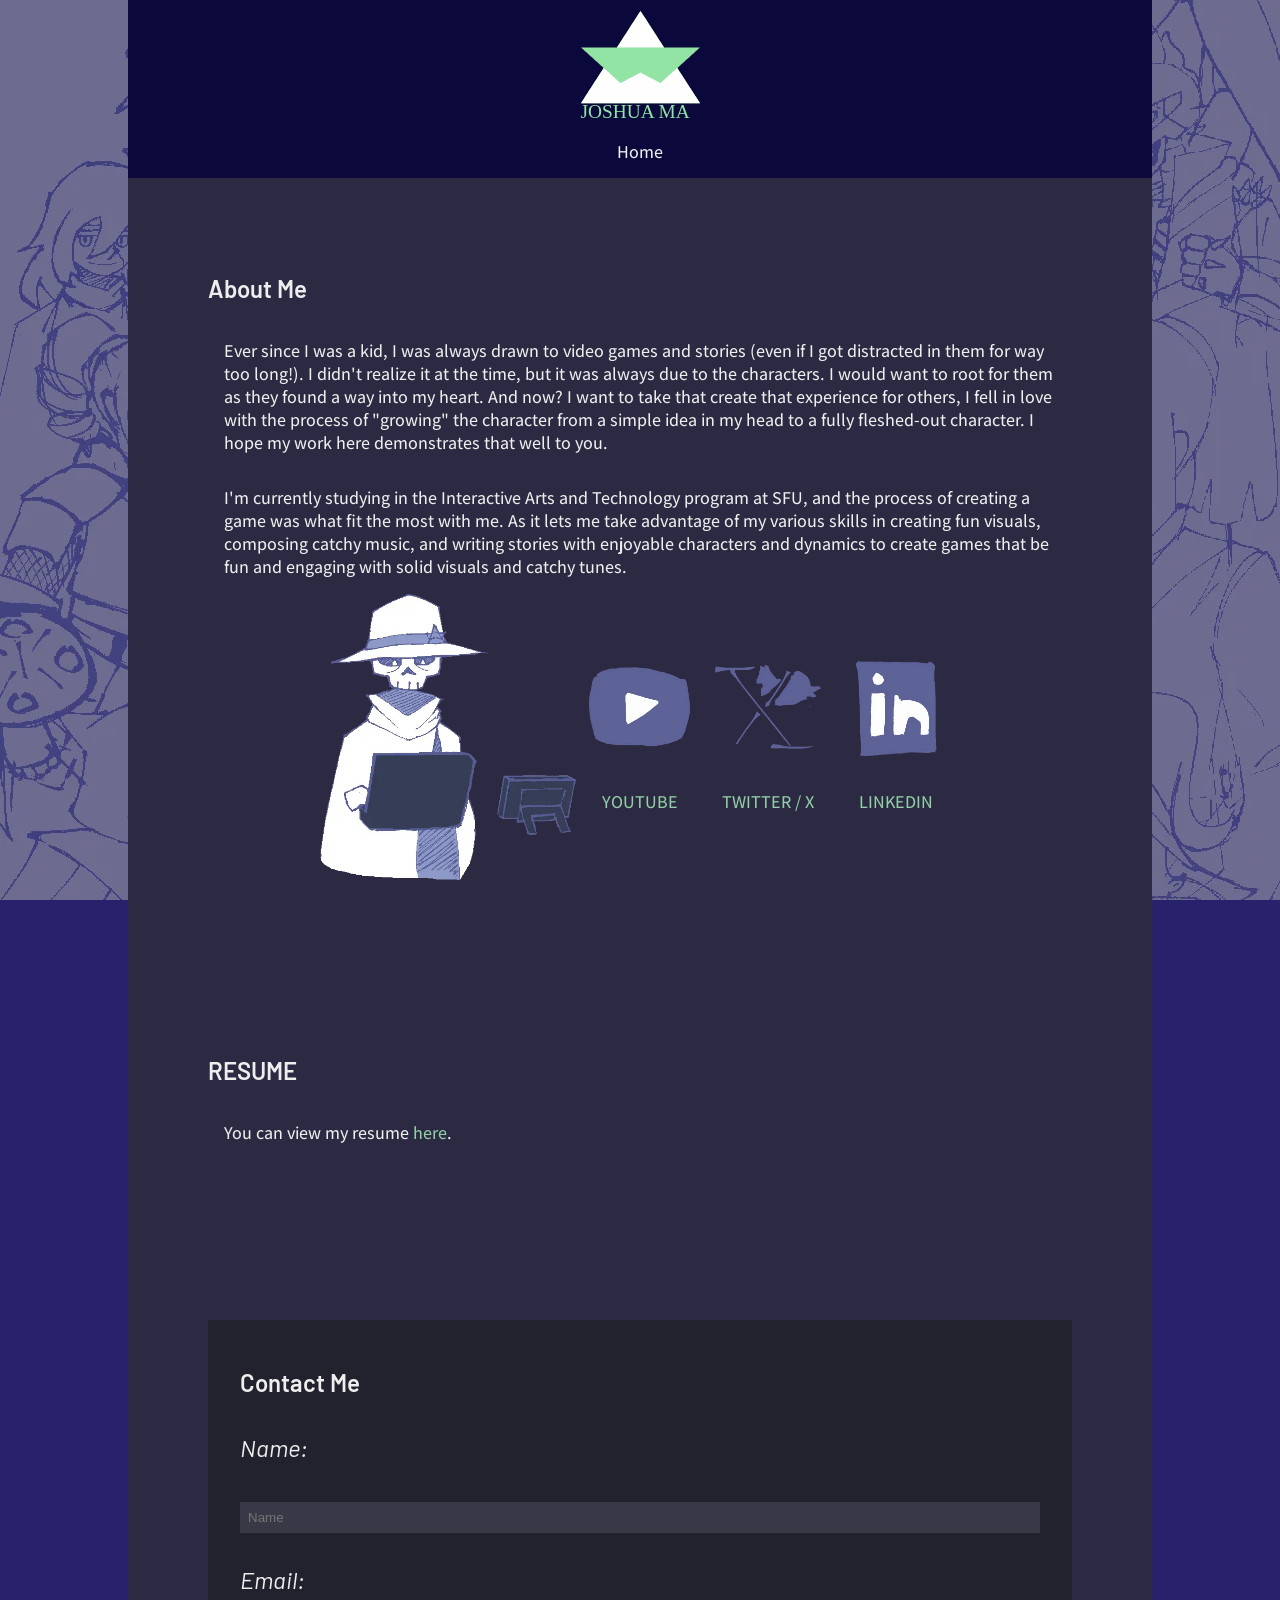
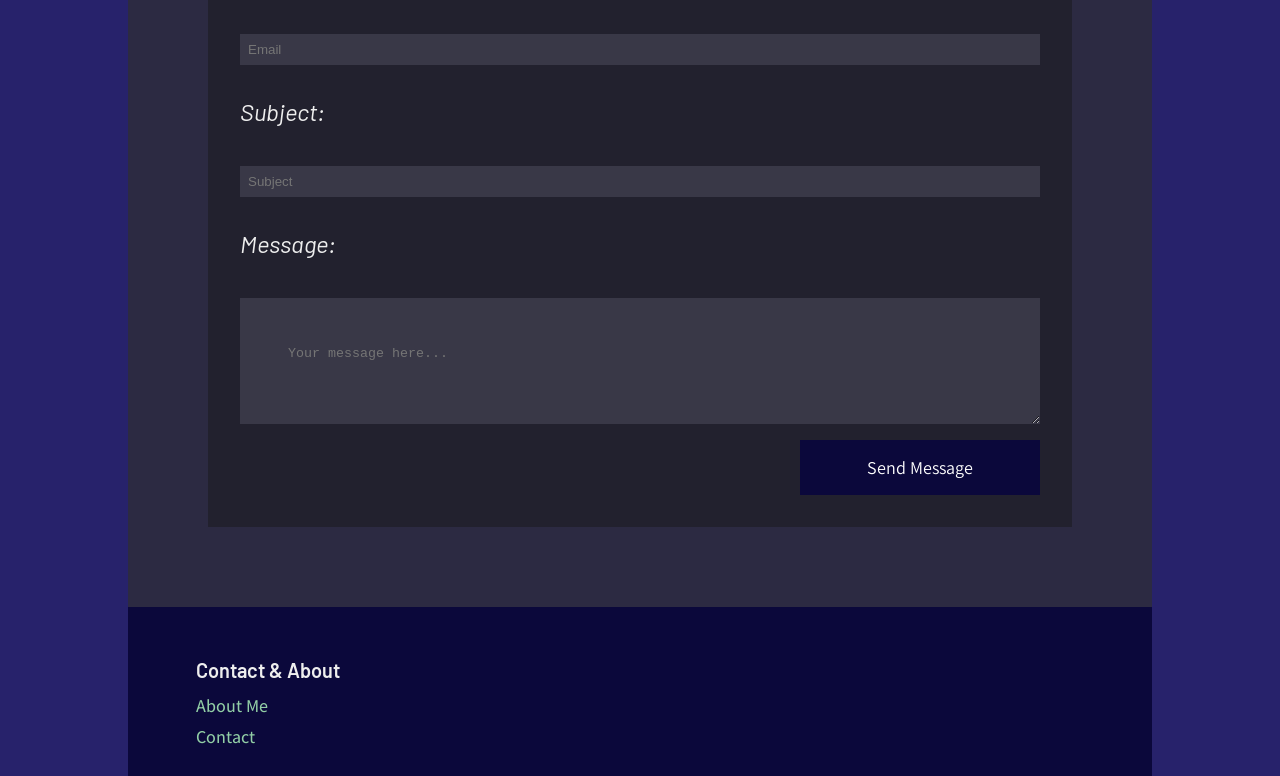
<file: about.html>
<!DOCTYPE html>
<html lang="en">
<head>
  <meta charset="utf-8">
  <meta name="viewport" content="width=device-width, initial-scale=1.0">
  <title>About Me</title>
  <link href="css/main.css" rel="stylesheet"/>
  <link href = 'css/about.css' rel = 'stylesheet'/>
  <link rel="icon" type="image/x-icon" href="assets/img/favicon.webp">
</head>

<body>
  <div class = 'wrapper'>
  <header>
      <div class = 'headerImg'>
        <a href = 'index.html'>
          <img src = 'assets/img/logo.svg' alt = "A logo for Joshua Ma's Portfolio."/>
        </a>
      </div>
  </header>

  <nav class = 'headerNav stickyHeader'>    
      <a href = 'index.html'>Home</a>     
  </nav>
  <main>
    <section class = 'aboutSection'>
      <h2>About Me</h2>
      <p>
        Ever since I was a kid, I was always drawn to video games and stories (even if I got distracted in them for way too long!). I didn't realize it at the time, but it was always due to the characters. I would want to root for them as they found a way into my heart.
        And now? I want to take that create that experience for others, I fell in love with the process of "growing" the character from a simple idea in my head to a fully fleshed-out character. I hope my work here demonstrates that well to you.
      </p>

      <p>
        I'm currently studying in the Interactive Arts and Technology program at SFU, and the process of creating a game was what fit the most with me. As it lets me take advantage of my various skills in creating fun visuals, composing catchy music, and
        writing stories with enjoyable characters and dynamics to create games that be fun and engaging with solid visuals and catchy tunes.
      </p>

      <div class = 'aboutTest'>
        <img tabindex = '0' class = 'zoomImg' src = 'assets/img/sona1.webp' srcset = 'assets/img/sona1_1x.webp 1x, assets/img/sona1_2x.webp 2x, assets/img/sona1_3x.webp 3x, assets/img/sona1_4x.webp 4x' alt = 'A drawing of my internet persona, a cloaked skeleton with a fedora.' 
        onclick = "openModal('modal1', 'A drawing of my internet persona, a cloaked skeleton with a fedora.')"
        onkeydown = "checkKey('modal1', 'A drawing of my internet persona, a cloaked skeleton with a fedora.', event)"/>
        <div id = 'modal1' class = 'modal' role = 'dialog' aria-label = 'A drawing of my internet persona, a cloaked skeleton with a fedora.' aria-modal = 'true'> <!-- Modal code referenced from https://www.w3schools.com/css/css3_images_modal.asp -->
          <button class="close" onclick = "closeModal('modal1')" aria-label = 'Close modal'>&times;</button>
          <img class = "modalImg" id = 'sona' src = 'assets/img/sona1.webp' srcset = 'assets/img/sona1_1x.webp 1x, assets/img/sona1_2x.webp 2x, assets/img/sona1_3x.webp 3x, assets/img/sona1_4x.webp 4x' alt = 'A drawing of my internet persona, a cloaked skeleton with a fedora.'>
          <div class="caption"></div>
        </div>

        <!-- Social Media -->
        <a href = 'https://www.youtube.com/channel/UCW20qaN8ankj3H3IFDOYJZw' target="_blank">
          <img class = 'zoomImg otherAccs' src = 'assets/img/yt.webp' srcset = 'assets/img/yt_1x.webp 1x, assets/img/yt_2x.webp 2x, assets/img/yt_3x.webp 3x, assets/img/yt_4x.webp 4x' alt = "The logo for YouTube."/>
          <p class = 'aboutTxt'>YOUTUBE</p>
        </a>
        <a href = 'https://twitter.com/LuggiLGH' target="_blank">
          <img class = 'zoomImg otherAccs' src = 'assets/img/twit.webp' srcset = 'assets/img/twit_1x.webp 1x, assets/img/twit_2x.webp 2x, assets/img/twit_3x.webp 3x, assets/img/twit_4x.webp 4x' alt = "The logo for Twitter."/>
          <p class = 'aboutTxt'>TWITTER / X</p>
        </a>
        <a href = 'https://www.linkedin.com/in/luggi-joshuama/' target="_blank">
          <img class = 'zoomImg otherAccs' src = 'assets/img/ln.webp' srcset = 'assets/img/ln_1x.webp 1x, assets/img/ln_2x.webp 2x, assets/img/ln_3x.webp 3x, assets/img/ln_4x.webp 4x' alt = "The logo for LinkedIn."/>
          <p class = 'aboutTxt'>LINKEDIN</p>
        </a>
      </div>
    </section>

    <section class = 'aboutSection'>
      <h2>RESUME</h2>
      <p>
        You can view my resume <a href = 'assets\game_design_resume.pdf' target = '_blank'>here</a>.
      </p>
    </section>

    <section class = 'aboutSection' id = 'contact'>
      <section class = 'contactSection'>
        <h2>Contact Me</h2>
          <form class = 'textForm'>
              <label for = 'name'><h3>Name:</h3></label>
              <input type = 'text' id = 'name' name = 'name' placeholder = 'Name'>

              <label for = 'email'><h3>Email:</h3></label>
              <input type = 'email' id = 'email' name = 'email' placeholder = 'Email'>

              <label for = 'subject'><h3>Subject:</h3></label>
              <input type = 'text' id = 'subject' name = 'subject' placeholder = 'Subject'>

              <label for = 'message'><h3>Message:</h3></label>
              <textarea id = 'message' name = 'message' placeholder = 'Your message here...'></textarea>

              <button type = 'submit'>Send Message</button>
          </form>
        </section>
      </section>
    </main>

    <div class = 'bgContainer' aria-hidden = 'true'>
      <div class = 'scrollBGLEFT'></div>
      <div class = 'scrollBGRIGHT'></div>
    </div>

  <script src = 'js/script.js'></script>

  <footer>
      <div class = 'navFooter'>
          <div class = 'footerSection'>
              <h4>Contact & About</h4>
              <a href="./about.html">About Me</a>
              <a href="./about.html#contact">Contact</a>
          </div>
      </div>
  </footer>
  </div>
</body>
</html>
</file>
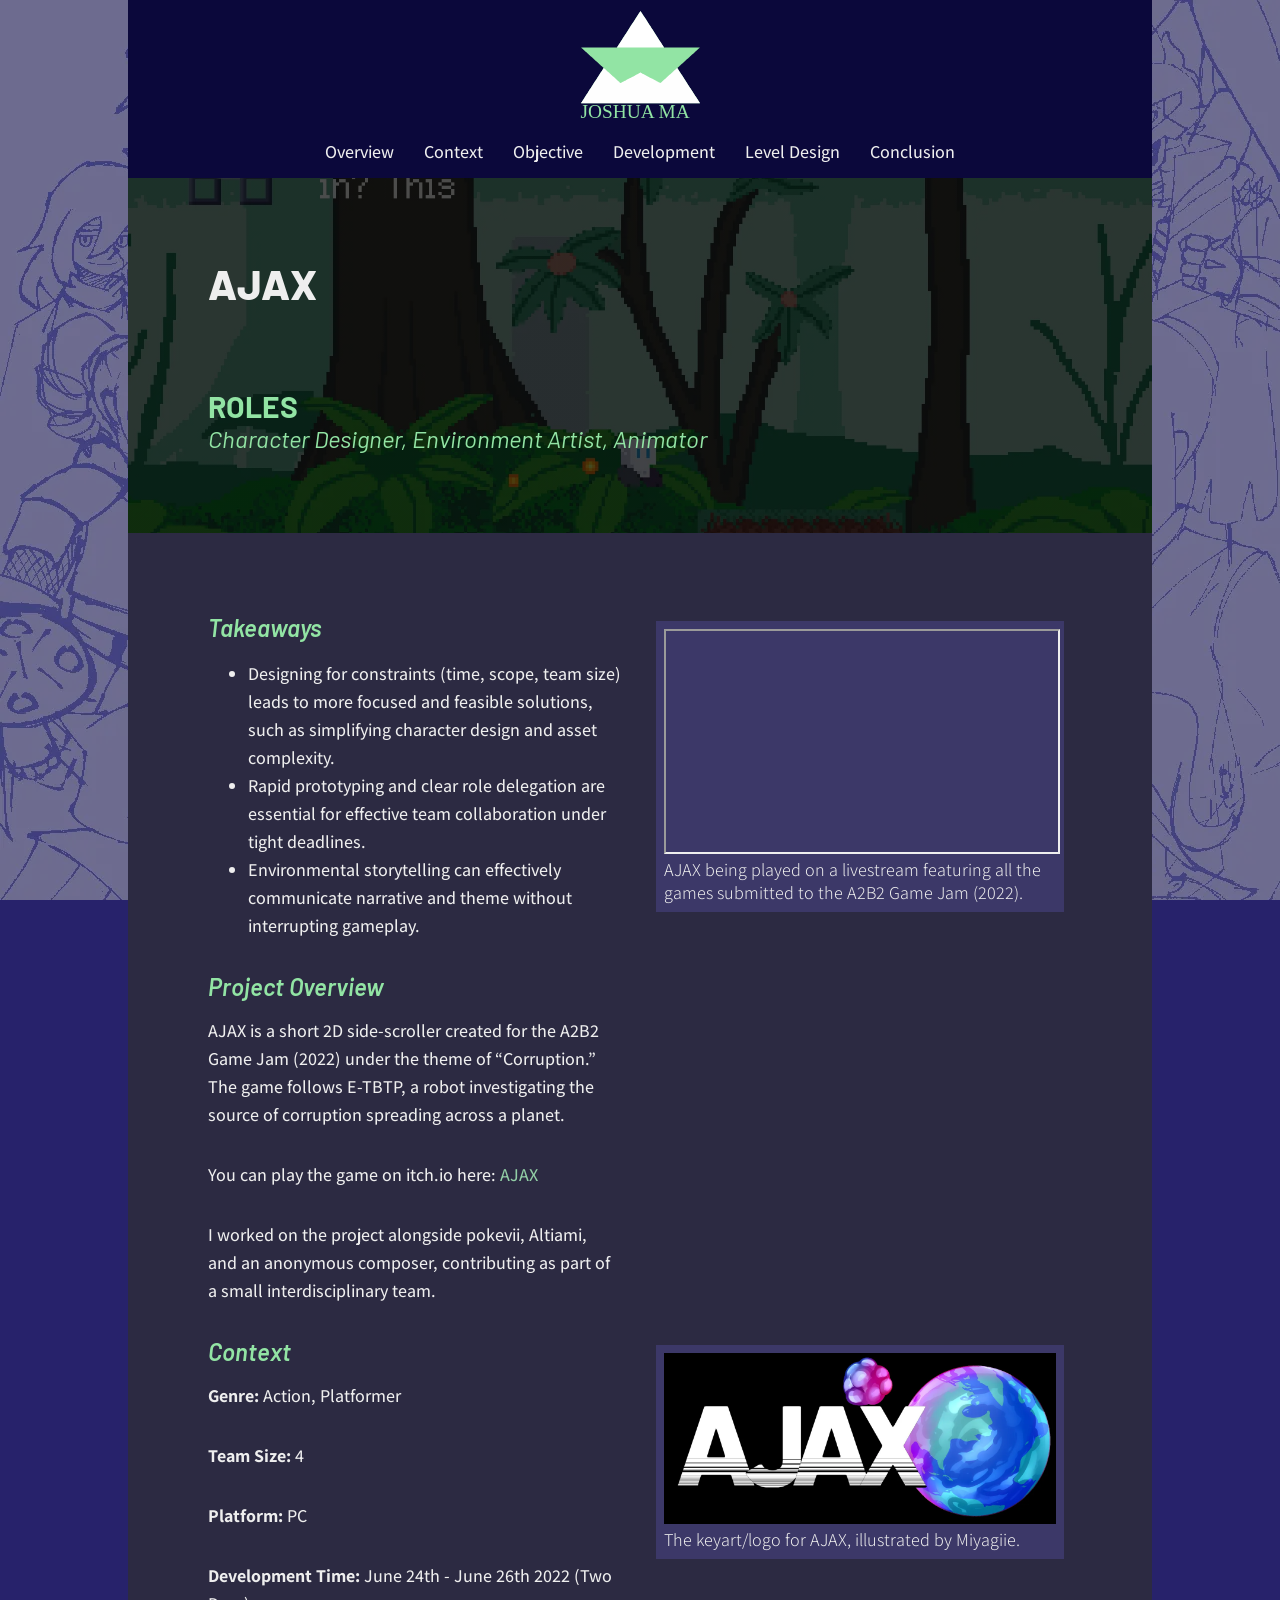
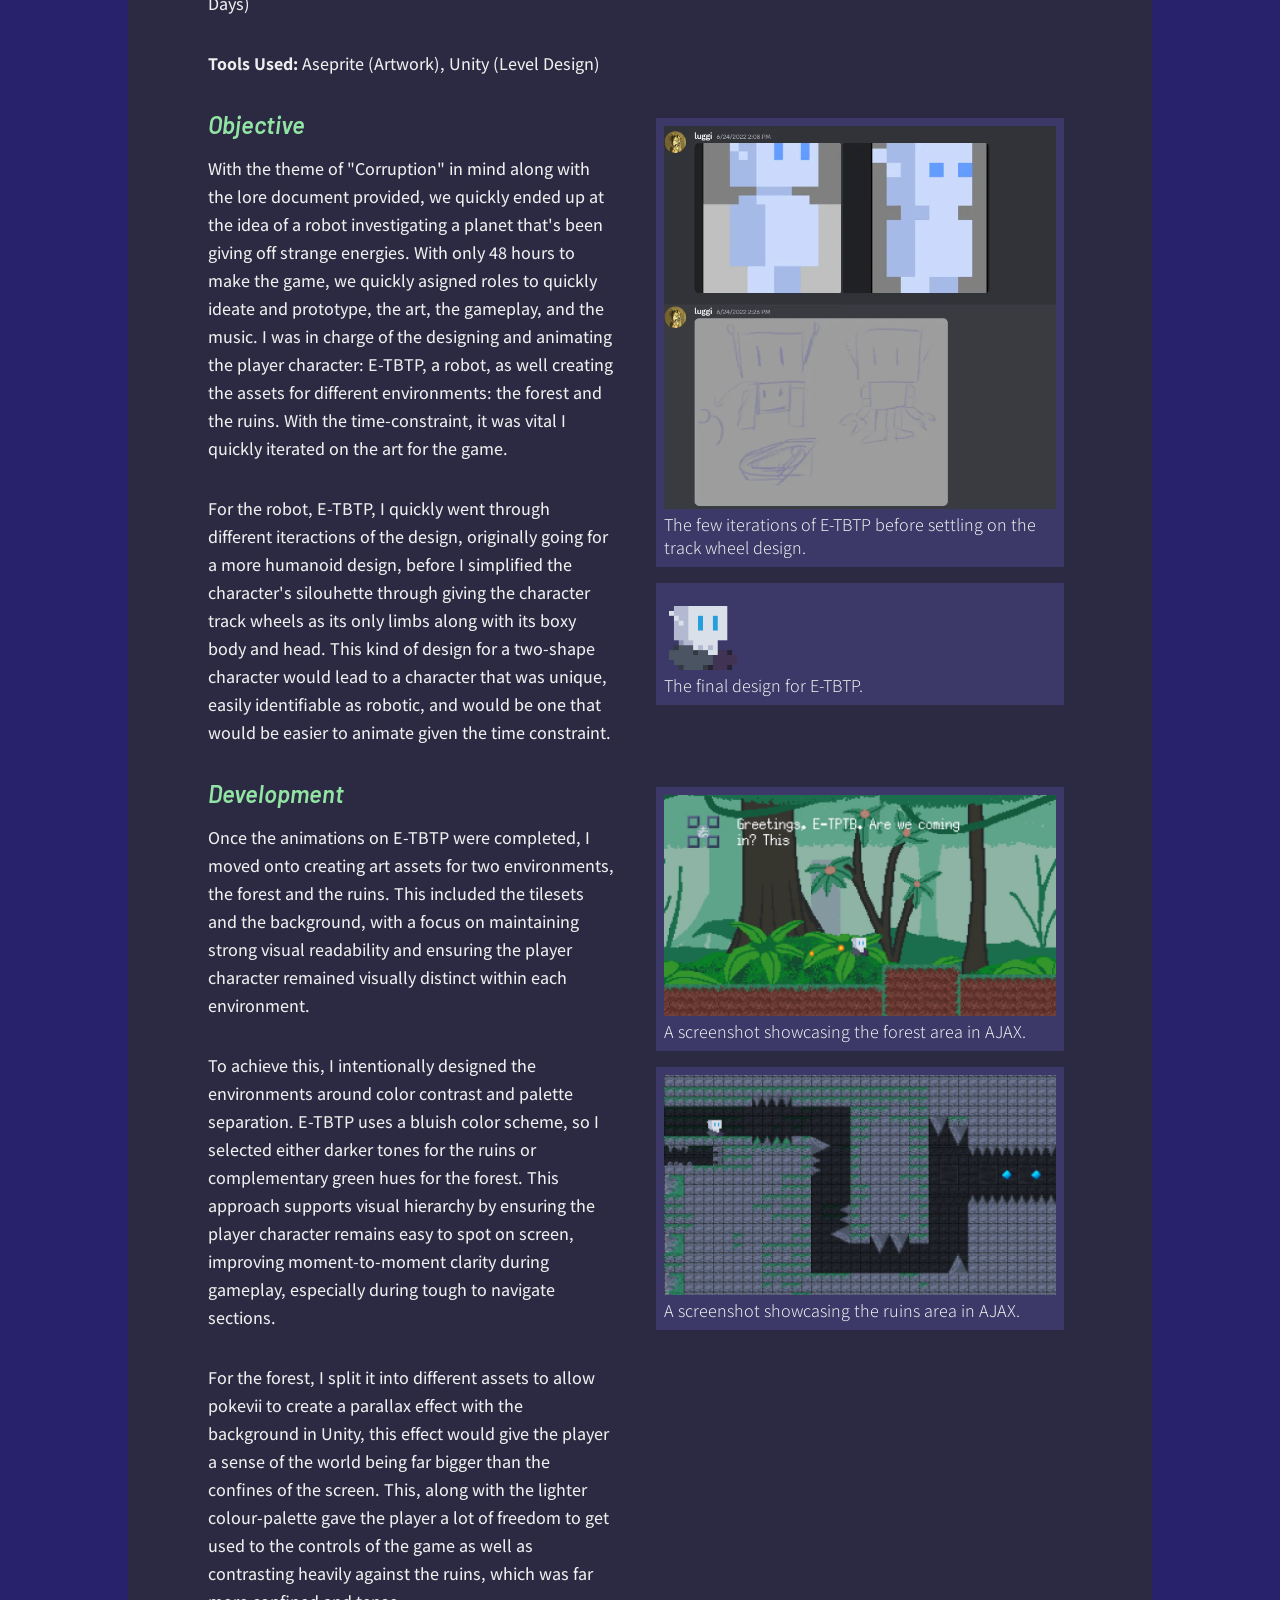
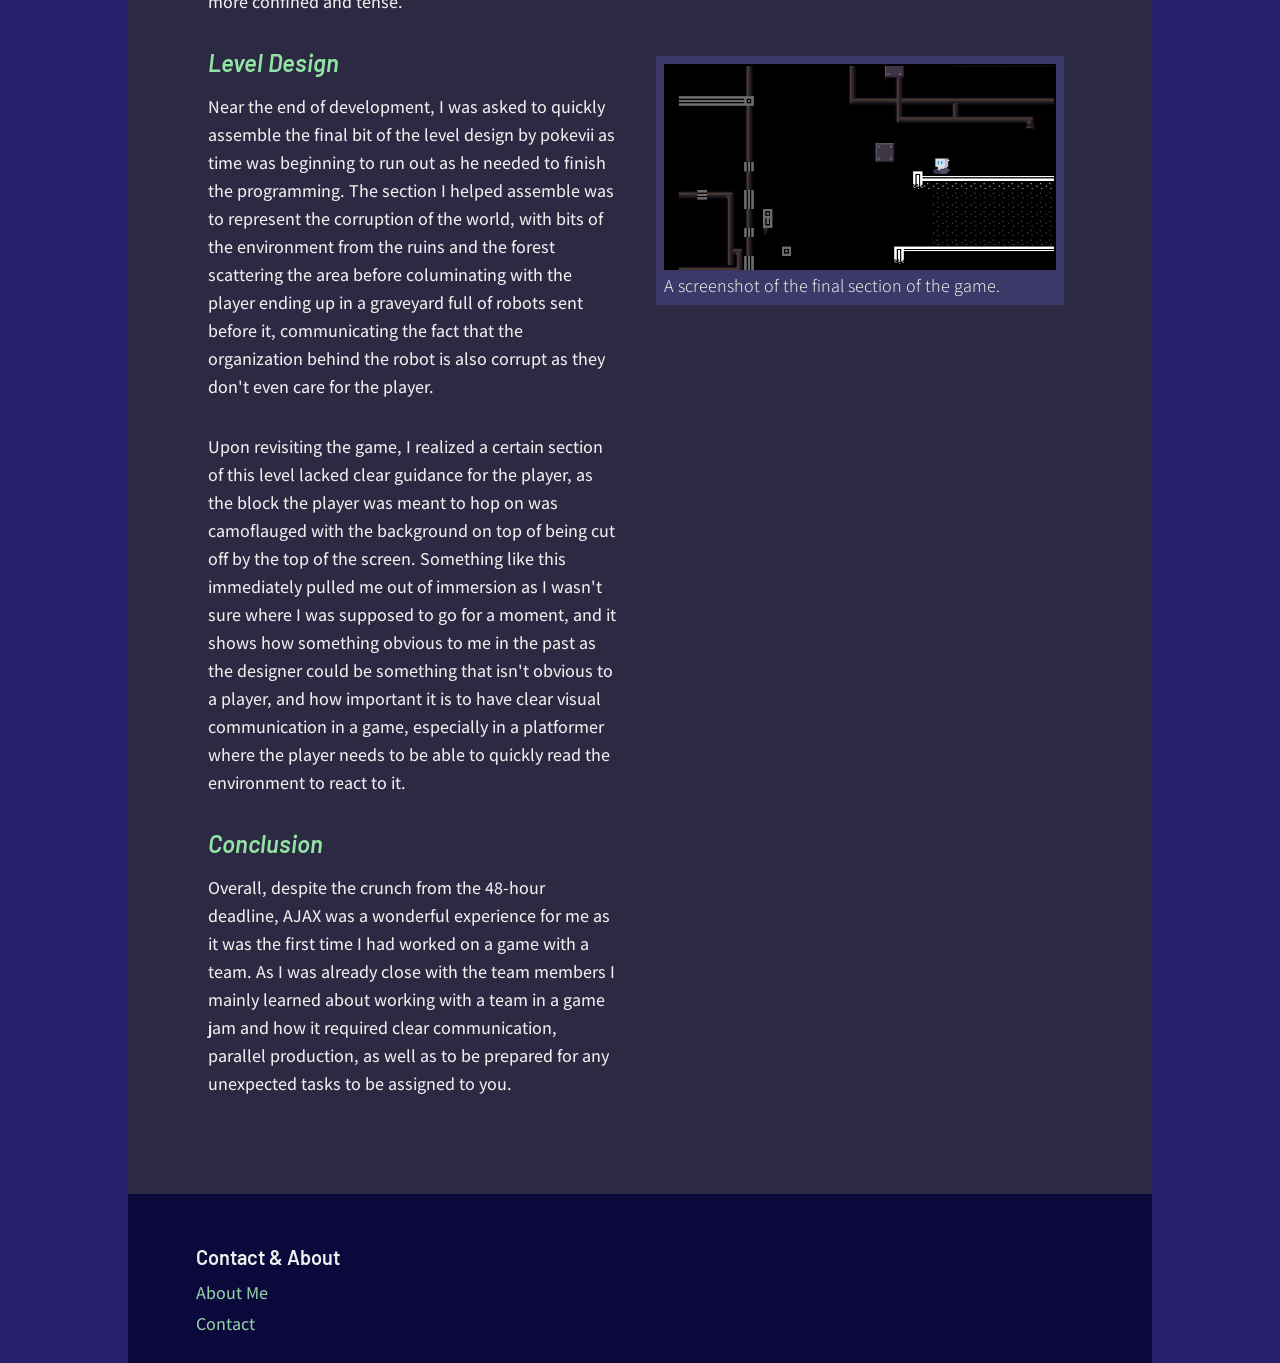
<file: ajax.html>
<!DOCTYPE html>
<html lang="en">
<head>
    <meta charset="utf-8">
    <meta name="viewport" content="width=device-width, initial-scale=1.0">
    <title>AJAX</title>
    <link href="css/main.css" rel="stylesheet" />
    <link href = 'css/project.css' rel = 'stylesheet'/>
    <link rel="icon" type="image/x-icon" href="assets/img/favicon.webp">
</head>

    <body>
        <div class = 'wrapper'>
        <header>
            <div class = 'headerImg'>
                <a href = 'index.html'>
                    <img src = 'assets/img/logo.svg' alt = "A logo for Joshua Ma's Portfolio."/>
                </a>
            </div>
        </header>

        <nav class = 'headerNav stickyHeader' id = 'headerNav'>       
            <a href = "#overview">Overview</a>
            <a href = "#context">Context</a>
            <a href = "#objective">Objective</a>
            <a href = "#development">Development</a>
            <a href = "#lvlDesign">Level Design</a>
            <a href = "#conclusion">Conclusion</a>
            <button class = 'hamburger' type = 'button' aria-label = 'Open Menu'>
                <span class = 'bar'></span>
                <span class = 'bar'></span>
                <span class = 'bar'></span>
            </button>
        </nav>
        <main>

            <section class = 'projectInfo' style = "background-image: linear-gradient(rgba(0, 0, 0, 0.7), rgba(0, 0, 0, 0.7)), url('assets/img/ajax/ss1.webp')">
                <h1>AJAX</h1>
                <h2>ROLES</h2>
                    <h3>Character Designer, Environment Artist, Animator</h3>
            </section>

            <div class = 'projectOverview'>
                <section class = 'projectSection' id = 'overview'> <!-- Overview / Takeaways -->
                    <h3>Takeaways</h3>
                    <ul>
                        <li>Designing for constraints (time, scope, team size) leads to more focused and feasible solutions, such as simplifying character design and asset complexity.</li>
                        <li>Rapid prototyping and clear role delegation are essential for effective team collaboration under tight deadlines.</li>
                        <li>Environmental storytelling can effectively communicate narrative and theme without interrupting gameplay.</li>
                    </ul>
                    <h3>Project Overview</h3>
                    <p>
                        AJAX is a short 2D side-scroller created for the A2B2 Game Jam (2022) under the theme of “Corruption.” The game follows E-TBTP, a robot investigating the source of corruption spreading across a planet.
                    </p>

                    <p>
                        You can play the game on itch.io here: <a href = 'https://pokevii.itch.io/ajax'>AJAX</a>
                    </p>

                    <p>
                        I worked on the project alongside pokevii, Altiami, and an anonymous composer, contributing as part of a small interdisciplinary team.
                    </p>
                </section>

                <div class = 'figureSection'> <!-- Logo -->
                    <figure>
                        <iframe src = 'https://www.youtube.com/embed/EhyG4ESAX6I?t=10300s'>

                        </iframe>
                        <figcaption>AJAX being played on a livestream featuring all the games submitted to the A2B2 Game Jam (2022).</figcaption>
                    </figure>
                </div>

                <section class = 'projectSection' id = 'context'>
                    <h3>Context</h3>
                    <p><b>Genre:</b> Action, Platformer</p>
                    <p><b>Team Size:</b> 4</p>
                    <p><b>Platform:</b> PC</p>
                    <p><b>Development Time:</b> June 24th - June 26th 2022 (Two Days)</p>
                    <p><b>Tools Used:</b> Aseprite (Artwork), Unity (Level Design)</p>
                </section>

                <div class = 'figureSection'> <!-- Logo -->
                    <figure>
                        <img tabindex = '0' src = 'assets/img/ajax/logo.webp' class = 'zoomImg'
                        onclick = "openModal('modal3', 'The keyart/logo for AJAX, illustrated by Miyagiie.')"
                        alt = "The keyart/logo for AJAX, illustrated by Miyagiie."
                        onkeydown = "checkKey('modal3', 'The keyart/logo for AJAX, illustrated by Miyagiie.', event)"/>
                        <figcaption>The keyart/logo for AJAX, illustrated by Miyagiie.</figcaption>
                    </figure>
                    <div id = 'modal3' class = 'modal' role = 'dialog' aria-label = "Sketch and finalized version of the logo for AJAX" aria-modal = 'true'>
                        <button class="close" onclick = "closeModal('modal3')" aria-label = 'Close modal'>&times;</button>
                        <img class = "modalImg" src = 'assets/img/ajax/logo.webp' alt = "The keyart/logo for AJAX, illustrated by Miyagiie.">
                        <div class="caption"></div>
                    </div>
                </div>

                <section class = 'projectSection' id = 'objective'>
                    <h3>Objective</h3>
                    <p>
                        With the theme of "Corruption" in mind along with the lore document provided, we quickly ended up at the idea of a robot investigating a planet that's been giving off strange energies. With only 48 hours to make the game,
                        we quickly asigned roles to quickly ideate and prototype, the art, the gameplay, and the music. I was in charge of the designing and animating the player character: E-TBTP, a robot, as well creating the assets for different environments:
                        the forest and the ruins. With the time-constraint, it was vital I quickly iterated on the art for the game.
                    </p>

                    <p>
                        For the robot, E-TBTP, I quickly went through different iteractions of the design, originally going for a more humanoid design, before I simplified the character's silouhette through giving the
                        character track wheels as its only limbs along with its boxy body and head. This kind of design for a two-shape character would lead to a character that was unique, easily identifiable as robotic,
                        and would be one that would be easier to animate given the time constraint.
                    </p>
                </section>

                <div class = 'figureSection'> <!-- Doc Image -->
                    <figure>
                        <img tabindex = '0' src = 'assets/img/ajax/Screenshot_149.webp' class = 'zoomImg'
                        onclick = "openModal('modal4', `The few iterations of E-TBTP before settling on the track wheel design.`)"
                        alt = "The few iterations of E-TBTP before settling on the track wheel design." loading = 'lazy'
                        onkeydown = "checkKey('modal4', `The few iterations of E-TBTP before settling on the track wheel design.`, event)"/>
                        <figcaption>The few iterations of E-TBTP before settling on the track wheel design.</figcaption>
                    </figure>
                    <div id = 'modal4' class = 'modal' role = 'dialog' aria-label = "The few iterations of E-TBTP before settling on the track wheel design." aria-modal = 'true'>
                        <button class="close" onclick = "closeModal('modal4')" aria-label = 'Close modal'>&times;</button>
                        <img class = "modalImg" src = 'assets/img/ajax/Screenshot_149.webp' alt = "The few iterations of E-TBTP before settling on the track wheel design.">
                        <div class="caption"></div>
                    </div>

                    <figure>
                        <img tabindex = '0' src = 'assets/img/ajax/etbtp.gif' class = 'zoomImg'
                        onclick = "openModal('modal8', `The final design for E-TBTP.`)"
                        alt = "The final design for E-TBTP." loading = 'lazy'
                        onkeydown = "checkKey('modal8', `The final design for E-TBTP.`, event)"
                        style = 'max-width: 20%;'/>
                        <figcaption>The final design for E-TBTP.</figcaption>
                    </figure>
                    <div id = 'modal8' class = 'modal' role = 'dialog' aria-label = "The final design for E-TBTP." aria-modal = 'true'>
                        <button class="close" onclick = "closeModal('modal8')" aria-label = 'Close modal'>&times;</button>
                        <img class = "modalImg" src = 'assets/img/ajax/etbtp.gif' alt = "The final design for E-TBTP.">
                        <div class="caption"></div>
                    </div>
                </div>

                <section class = 'projectSection' id = 'development'>
                    <h3>Development</h3>
                    <p>
                        Once the animations on E-TBTP were completed, I moved onto creating art assets for two environments, the forest and the ruins. This included the tilesets and the background, with a focus on maintaining strong visual readability and
                        ensuring the player character remained visually distinct within each environment.
                    </p>

                    <p>
                        To achieve this, I intentionally designed the environments around color contrast and palette separation. E-TBTP uses a bluish color scheme, so I selected either darker tones for the ruins or complementary green hues for the forest.
                        This approach supports visual hierarchy by ensuring the player character remains easy to spot on screen, improving moment-to-moment clarity during gameplay, especially during tough to navigate sections.
                    </p>

                    <p>
                        For the forest, I split it into different assets to allow pokevii to create a parallax effect with the background in Unity, this effect would give the player a sense of the world being far bigger than the confines of the screen.
                        This, along with the lighter colour-palette gave the player a lot of freedom to get used to the controls of the game as well as contrasting heavily against the ruins, which was far more confined and tense.
                    </p>
                </section>

                <div class = 'figureSection'> <!-- Gameplay Image -->
                    <figure>
                        <img tabindex = '0' src = 'assets/img/ajax/ss1.webp' class = 'zoomImg'
                        onclick = "openModal('modal7', `A screenshot showcasing the forest area in AJAX.`)"
                        alt = "A screenshot showcasing the forest area in AJAX." loading = 'lazy'
                        onkeydown = "checkKey('modal7', `A screenshot showcasing the forest area in AJAX.`, event)"/>
                        <figcaption>A screenshot showcasing the forest area in AJAX.</figcaption>
                    </figure>
                    <div id = 'modal7' class = 'modal' role = 'dialog' aria-label = "A screenshot showcasing the forest area in AJAX." aria-modal = 'true'>
                        <button class="close" onclick = "closeModal('modal7')" aria-label = 'Close modal'>&times;</button>
                        <img class = "modalImg" src = 'assets/img/ajax/ss1.webp' alt = "A screenshot showcasing the forest area in AJAX.">
                        <div class="caption"></div>
                    </div>

                    <figure>
                        <img tabindex = '0' src = 'assets/img/ajax/ss2.webp' class = 'zoomImg'
                        onclick = "openModal('modal7', `A screenshot showcasing the ruins area in AJAX.`)"
                        alt = "A screenshot showcasing the ruins area in AJAX." loading = 'lazy'
                        onkeydown = "checkKey('modal7', `A screenshot showcasing the ruins area in AJAX.`, event)"/>
                        <figcaption>A screenshot showcasing the ruins area in AJAX.</figcaption>
                    </figure>
                    <div id = 'modal7' class = 'modal' role = 'dialog' aria-label = "A screenshot showcasing the ruins area in AJAX." aria-modal = 'true'>
                        <button class="close" onclick = "closeModal('modal7')" aria-label = 'Close modal'>&times;</button>
                        <img class = "modalImg" src = 'assets/img/ajax/ss2.webp' alt = "A screenshot showcasing the ruins area in AJAX.">
                        <div class="caption"></div>
                    </div>
                </div> 

                <section class = 'projectSection' id = 'lvlDesign'>
                    <h3>Level Design</h3>
                    <p>
                        Near the end of development, I was asked to quickly assemble the final bit of the level design by pokevii as time was beginning to run out as he needed to finish the programming. The section I helped assemble was to
                        represent the corruption of the world, with bits of the environment from the ruins and the forest scattering the area before columinating with the player ending up in a graveyard full of robots sent before it,
                        communicating the fact that the organization behind the robot is also corrupt as they don't even care for the player.
                    </p>

                    <p>
                        Upon revisiting the game, I realized a certain section of this level lacked clear guidance for the player, as the block the player was meant to hop on was camoflauged with the background on top of being cut off
                        by the top of the screen. Something like this immediately pulled me out of immersion as I wasn't sure where I was supposed to go for a moment, and it shows how something obvious to me in the past as the designer
                        could be something that isn't obvious to a player, and how important it is to have clear visual communication in a game, especially in a platformer where the player needs to be able to quickly read the environment to react to it.
                    </p>
                </section>

                <div class = 'figureSection'> <!-- Art Image -->
                    <figure>
                        <img tabindex = '0' src = 'assets/img/ajax/Screenshot_150.webp' class = 'zoomImg'
                        onclick = "openModal('modal5', `A screenshot of the final section of the game.`)"
                        alt = "A screenshot of the final section of the game." loading = 'lazy'
                        onkeydown = "checkKey('modal5', `A screenshot of the final section of the game.`, event)"/>
                        <figcaption>A screenshot of the final section of the game.</figcaption>
                    </figure>
                    <div id = 'modal5' class = 'modal' role = 'dialog' aria-label = "A screenshot of the final section of the game." aria-modal = 'true'>
                        <button class="close" onclick = "closeModal('modal5')" aria-label = 'Close modal'>&times;</button>
                        <img class = "modalImg" src = 'assets/img/ajax/Screenshot_150.webp' alt = "A screenshot of the final section of the game.">
                        <div class="caption"></div>
                    </div>
                </div>

                <section class = 'projectSection' id = 'conclusion'>
                    <h3>Conclusion</h3>
                    <p>
                        Overall, despite the crunch from the 48-hour deadline, AJAX was a wonderful experience for me as it was the first time I had worked on a game with a team. As I was already close with the team members
                        I mainly learned about working with a team in a game jam and how it required clear communication, parallel production, as well as to be prepared for any unexpected tasks to be assigned to you.
                    </p>
                </section>
            </div>
        </main>

        <div class = 'bgContainer' aria-hidden = 'true'>
            <div class = 'scrollBGLEFT'></div>
            <div class = 'scrollBGRIGHT'></div>
        </div>

        <script src = 'js/script.js'></script>

        <footer>
            <div class = 'navFooter'>
                <div class = 'footerSection'>
                    <h4>Contact & About</h4>
                    <a href="./about.html">About Me</a>
                    <a href="./about.html#contact">Contact</a>
                </div>
            </div>
        </footer>
        </div>
    </body>
</html>
</file>
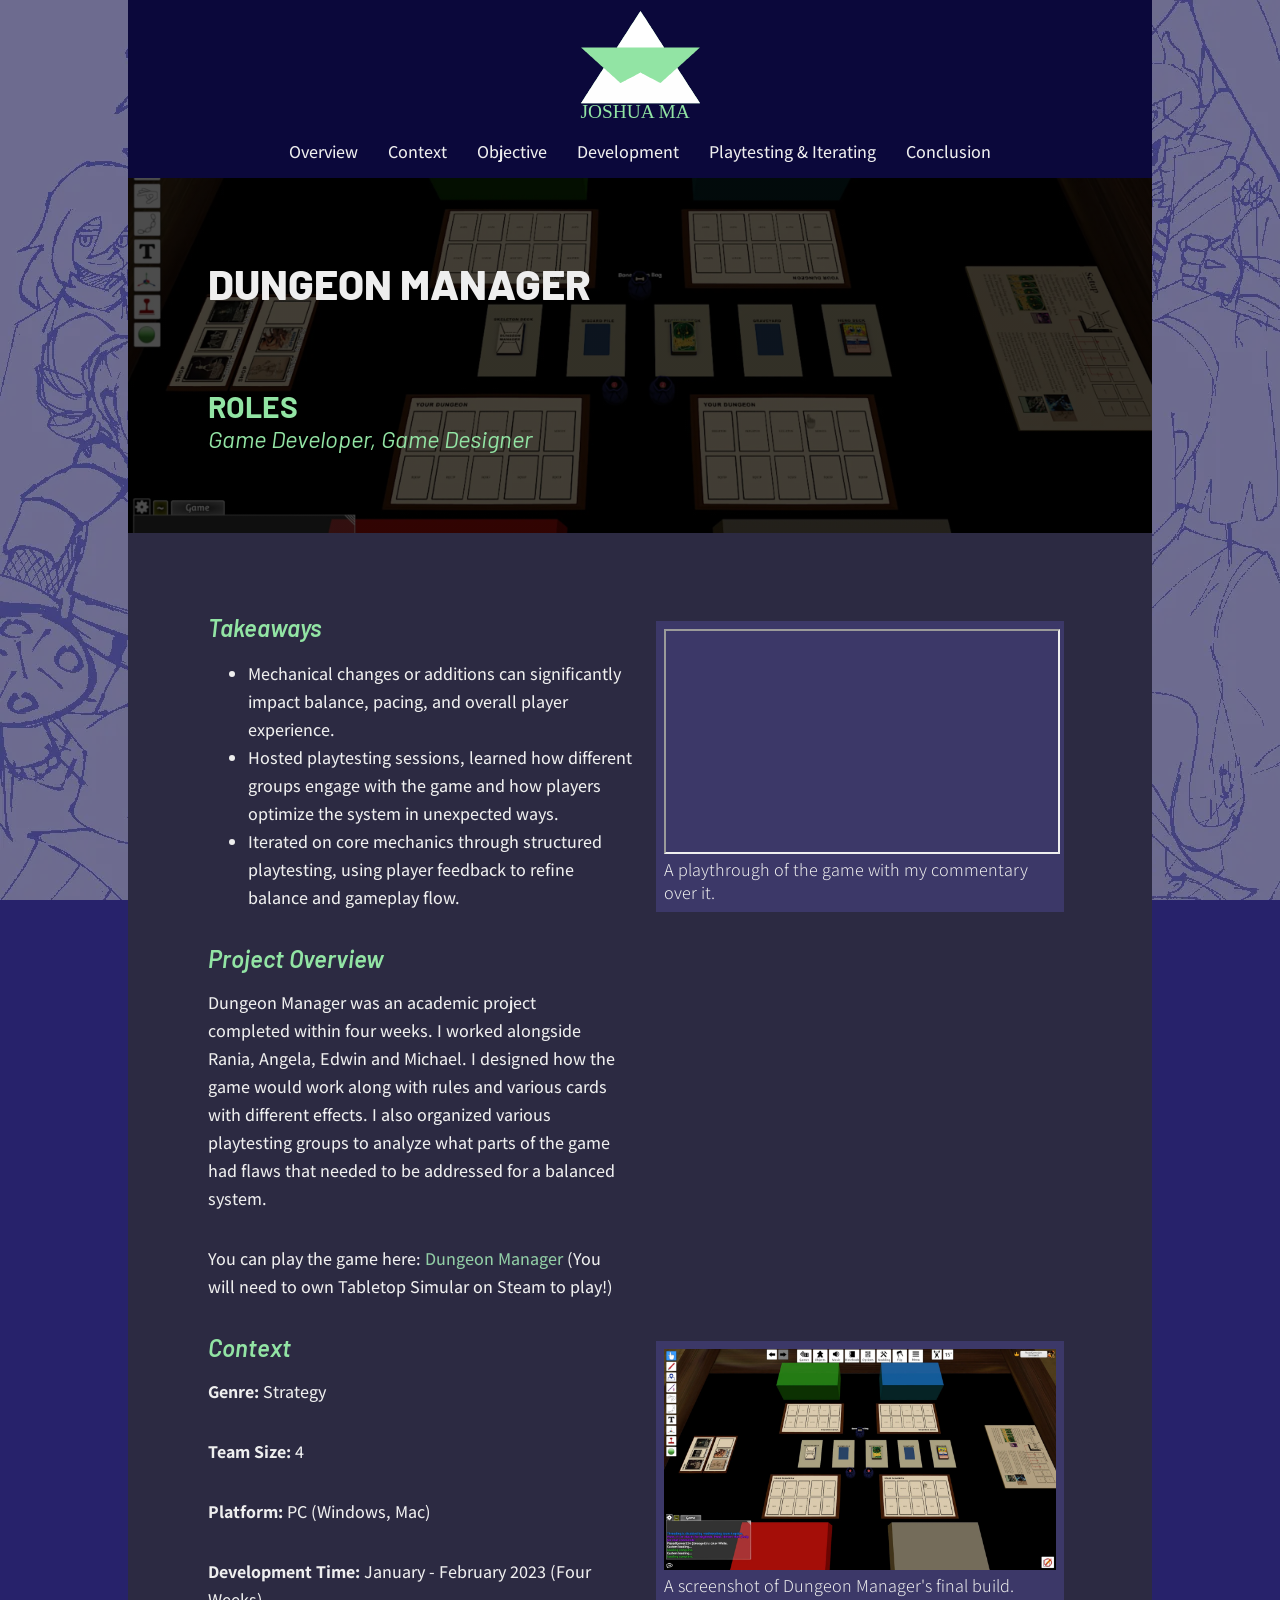
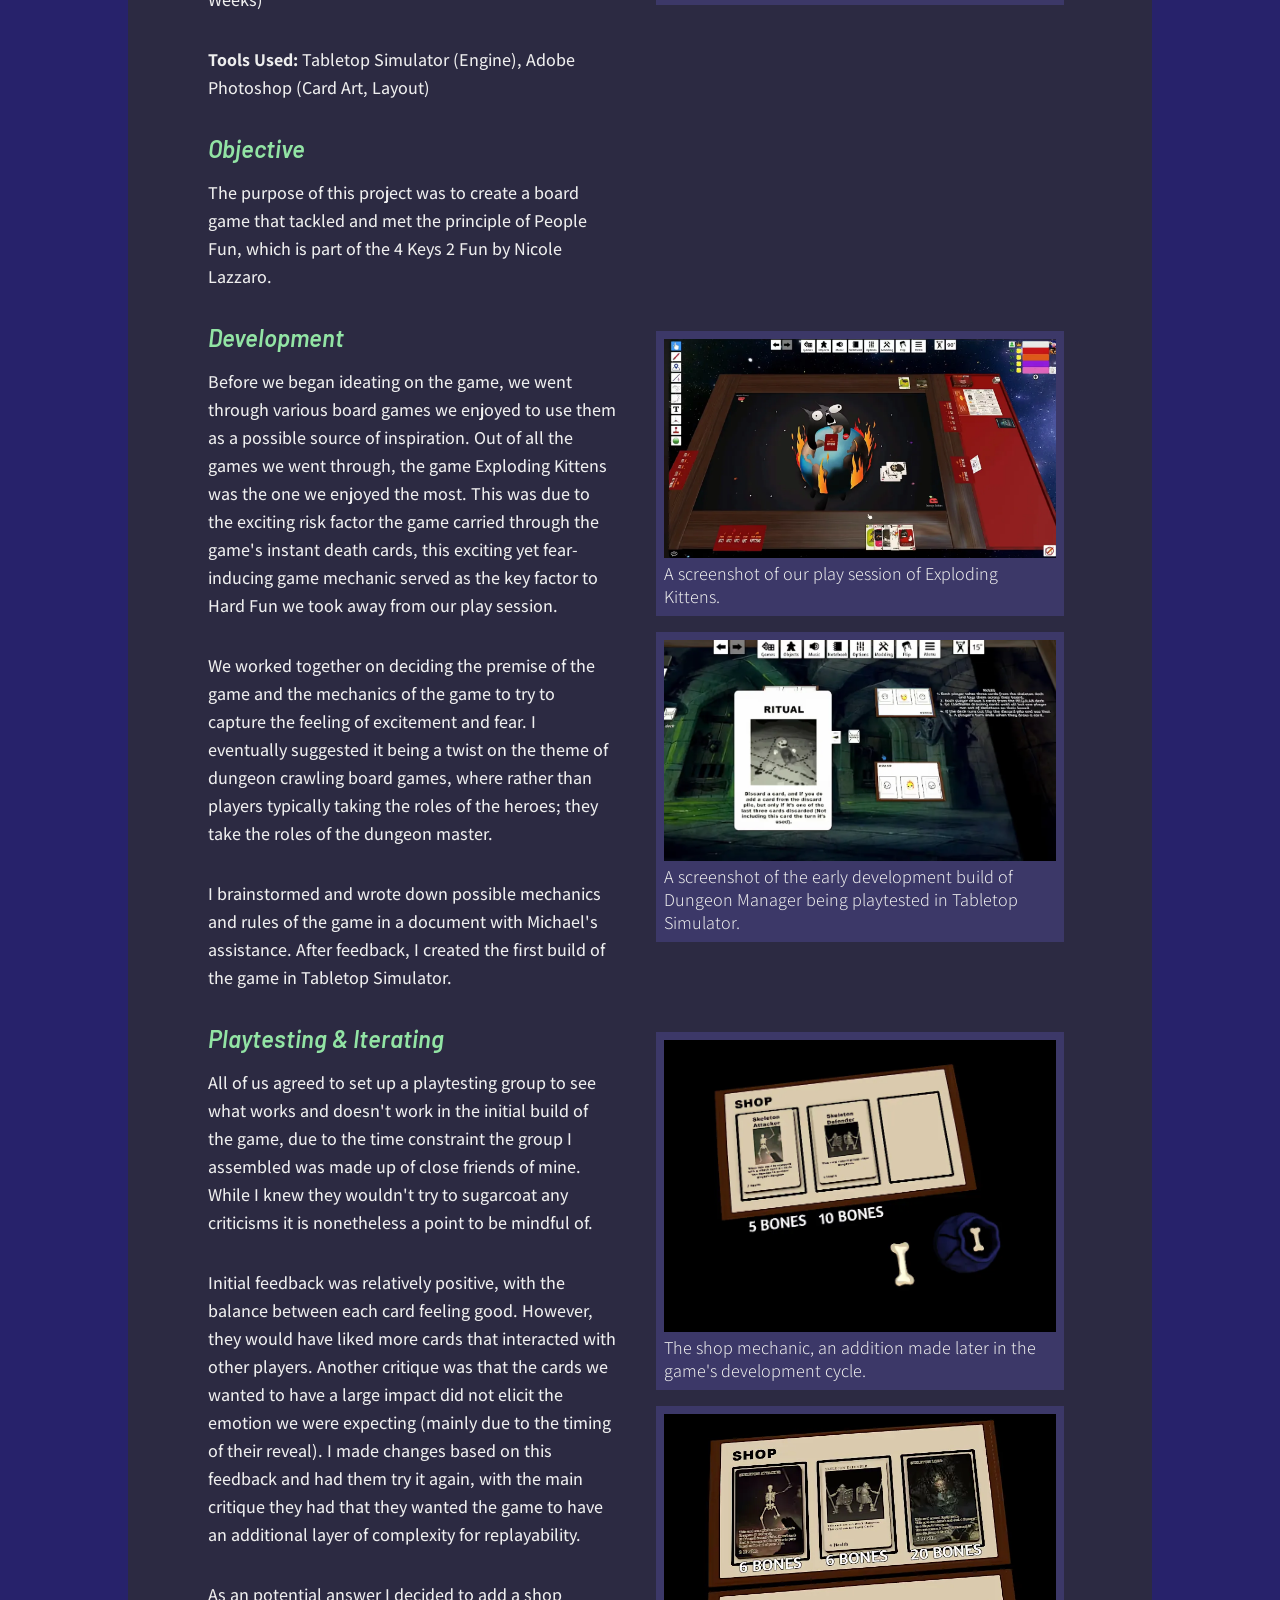
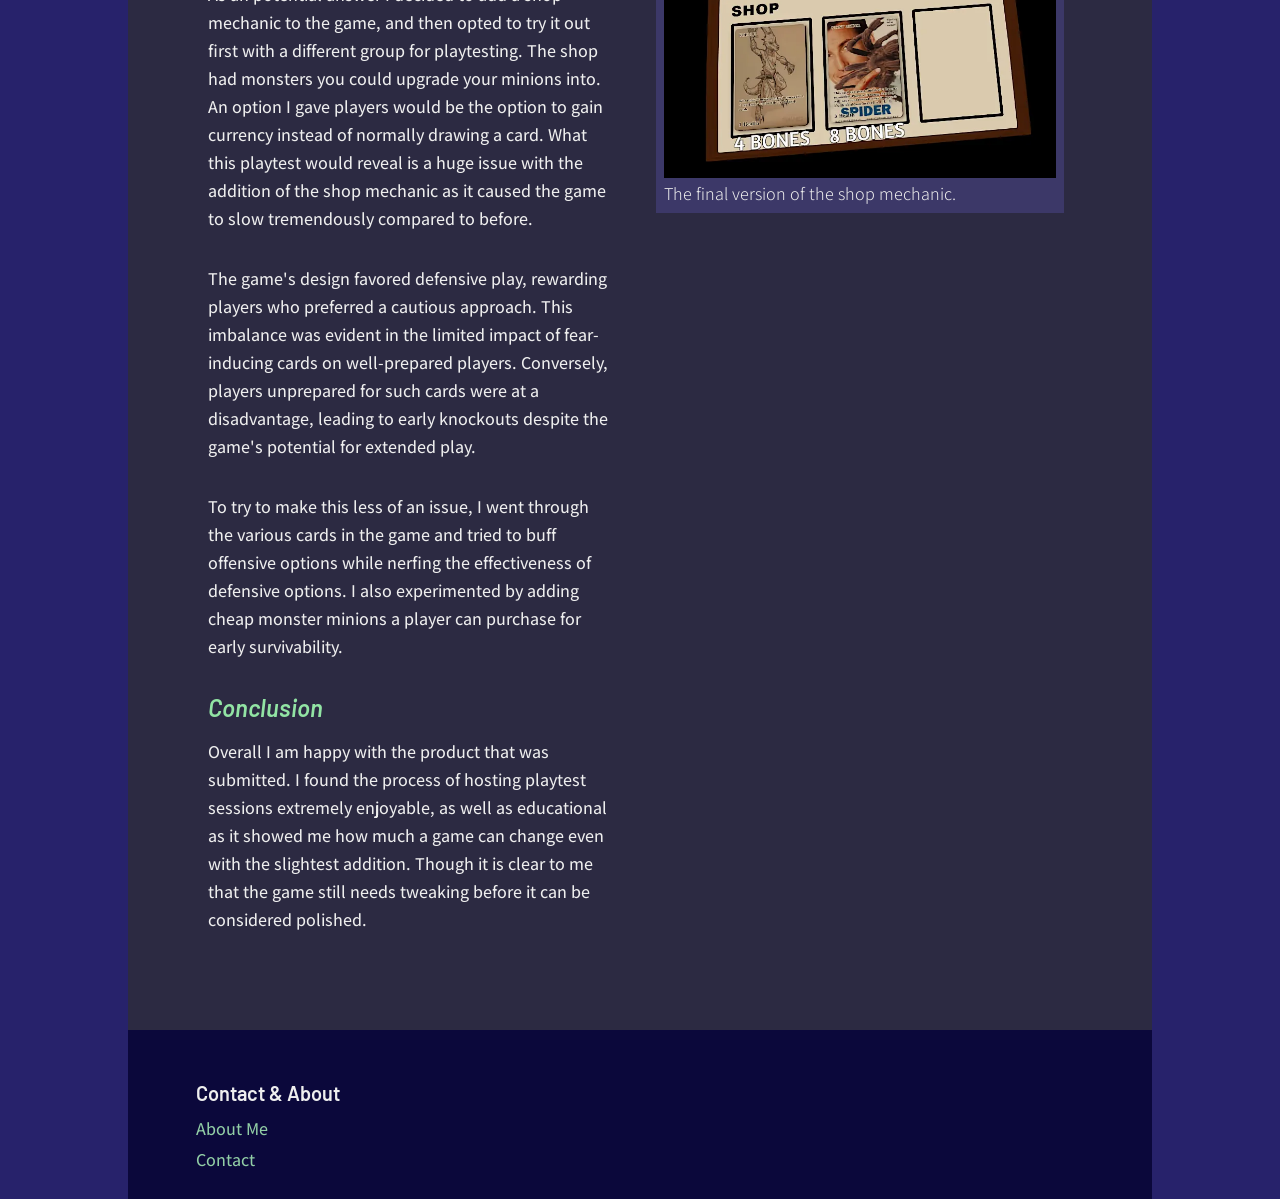
<file: dungeonManager.html>
<!DOCTYPE html>
<html lang="en">
<head>
    <meta charset="utf-8">
    <meta name="viewport" content="width=device-width, initial-scale=1.0">
    <title>Dungeon Manager</title>
    <link href="css/main.css" rel="stylesheet" />
    <link href = 'css/project.css' rel = 'stylesheet'/>
    <link rel="icon" type="image/x-icon" href="assets/img/favicon.webp">
</head>

    <body>
        <div class = 'wrapper'>
        <header>
            <div class = 'headerImg'>
                <a href = 'index.html'>
                    <img src = 'assets/img/logo.svg' alt = "A logo for Joshua Ma's Portfolio."/>
                </a>
            </div>
        </header>

        <nav class = 'headerNav stickyHeader' id = 'headerNav'>       
            <a href = "#overview">Overview</a>
            <a href = "#context">Context</a>
            <a href = "#objective">Objective</a>
            <a href = "#development">Development</a>
            <a href = "#playtesting">Playtesting & Iterating</a>
            <a href = "#conclusion">Conclusion</a>
            <button class = 'hamburger' type = 'button' aria-label = 'Open Menu'>
                <span class = 'bar'></span>
                <span class = 'bar'></span>
                <span class = 'bar'></span>
            </button>
        </nav>
        <main>

            <section class = 'projectInfo' style = "background-image: linear-gradient(rgba(0, 0, 0, 0.7), rgba(0, 0, 0, 0.7)), url('assets/img/dungeonManager/finalBuild.webp')">
                <h1>Dungeon Manager</h1>
                <h2>ROLES</h2>
                    <h3>Game Developer, Game Designer</h3>
            </section>

            <div class = 'projectOverview'>
                <section class = 'projectSection' id = 'overview'> <!-- Overview / Takeaways -->
                    <h3>Takeaways</h3>
                    <ul>
                        <li>Mechanical changes or additions can significantly impact balance, pacing, and overall player experience.</li>
                        <li>Hosted playtesting sessions, learned how different groups engage with the game and how players optimize the system in unexpected ways.</li>
                        <li>Iterated on core mechanics through structured playtesting, using player feedback to refine balance and gameplay flow.</li>
                    </ul>
                    <h3>Project Overview</h3>
                    <p>
                        Dungeon Manager was an academic project completed within four weeks. I worked alongside Rania, Angela, Edwin and Michael.
                        I designed how the game would work along with rules and various cards with different effects.
                        I also organized various playtesting groups to analyze what parts of the game had flaws that needed to be addressed for a balanced system.
                    </p>

                    <p>
                        You can play the game here: <a href = 'https://steamcommunity.com/sharedfiles/filedetails/?id=2936126483'>Dungeon Manager</a> (You will need to own Tabletop Simular on Steam to play!)
                    </p>
                </section>

                <div class = 'figureSection'> <!-- Logo -->
                    <figure>
                        <iframe src = 'https://www.youtube.com/embed/E3mrSLTzGvk'>

                        </iframe>
                        <figcaption>A playthrough of the game with my commentary over it.</figcaption>
                    </figure>
                </div>

                <section class = 'projectSection' id = 'context'>
                    <h3>Context</h3>
                    <p><b>Genre:</b> Strategy</p>
                    <p><b>Team Size:</b> 4</p>
                    <p><b>Platform:</b> PC (Windows, Mac)</p>
                    <p><b>Development Time:</b> January - February 2023 (Four Weeks)</p>
                    <p><b>Tools Used:</b> Tabletop Simulator (Engine), Adobe Photoshop (Card Art, Layout)</p>
                </section>

                <div class = 'figureSection'> <!-- Logo -->
                    <figure>
                        <img tabindex = '0' src = 'assets/img/dungeonManager/finalBuild.webp' class = 'zoomImg'
                        onclick = "openModal('modal3', `A screenshot of Dungeon Manager's final build.`)"
                        alt = "A screenshot of Dungeon Manager's final build."
                        onkeydown = "checkKey('modal3', `A screenshot of Dungeon Manager's final build.`, event)"/>
                        <figcaption>A screenshot of Dungeon Manager's final build.</figcaption>
                    </figure>
                    <div id = 'modal3' class = 'modal' role = 'dialog' aria-label = "A screenshot of Dungeon Manager's final build." aria-modal = 'true'>
                        <button class="close" onclick = "closeModal('modal3')" aria-label = 'Close modal'>&times;</button>
                        <img class = "modalImg" src = 'assets/img/dungeonManager/finalBuild.webp' alt = "A screenshot of Dungeon Manager's final build.">
                        <div class="caption"></div>
                    </div>
                </div>

                <section class = 'projectSection' id = 'objective'>
                    <h3>Objective</h3>
                    <p>
                        The purpose of this project was to create a board game that tackled and met the principle of People Fun, which is part of the 4 Keys 2 Fun by Nicole Lazzaro.
                    </p>
                </section>

                <section class = 'projectSection' id = 'development'>
                    <h3>Development</h3>
                    <p>
                        Before we began ideating on the game, we went through various board games we enjoyed to use them as a possible source of inspiration.
                        Out of all the games we went through, the game Exploding Kittens was the one we enjoyed the most. This was due to the exciting risk factor the game carried through the game's instant death cards, this exciting yet
                        fear-inducing game mechanic served as the key factor to Hard Fun we took away from our play session.
                    </p>

                    <p>
                        We worked together on deciding the premise of the game and the mechanics of the game to try to capture the feeling of excitement and fear.
                        I eventually suggested it being a twist on the theme of dungeon crawling board games, where rather than players typically taking the roles of the heroes;
                        they take the roles of the dungeon master.
                    </p>

                    <p>
                        I brainstormed and wrote down possible mechanics and rules of the game in a document with Michael's assistance. After feedback, I created the first build of the game in Tabletop Simulator.
                    </p>
                </section>

                <div class = 'figureSection'> <!-- Gameplay Image -->
                    <figure>
                        <img tabindex = '0' src = 'assets/img/dungeonManager/explodinKittens.webp' class = 'zoomImg'
                        onclick = "openModal('modal7', `A screenshot of our play session of Exploding Kittens.`)"
                        alt = "A screenshot of our play session of Exploding Kittens." loading = 'lazy'
                        onkeydown = "checkKey('modal7', `A screenshot of our play session of Exploding Kittens.`, event)"/>
                        <figcaption>A screenshot of our play session of Exploding Kittens.</figcaption>
                    </figure>
                    <div id = 'modal7' class = 'modal' role = 'dialog' aria-label = "A screenshot of our play session of Exploding Kittens" aria-modal = 'true'>
                        <button class="close" onclick = "closeModal('modal7')" aria-label = 'Close modal'>&times;</button>
                        <img class = "modalImg" src = 'assets/img/dungeonManager/explodinKittens.webp' alt = "A screenshot of our play session of Exploding Kittens.">
                        <div class="caption"></div>
                    </div>

                    <figure>
                        <img tabindex = '0' src = 'assets/img/dungeonManager/earlyDev.webp' class = 'zoomImg'
                        onclick = "openModal('modal8', `A screenshot of the early development build of Dungeon Manager being playtested in Tabletop Simulator.`)"
                        alt = "A screenshot of the early development build of Dungeon Manager being playtested in Tabletop Simulator." loading = 'lazy'
                        onkeydown = "checkKey('modal8', `A screenshot of the early development build of Dungeon Manager being playtested in Tabletop Simulator.`, event)"/>
                        <figcaption>A screenshot of the early development build of Dungeon Manager being playtested in Tabletop Simulator.</figcaption>
                    </figure>
                    <div id = 'modal8' class = 'modal' role = 'dialog' aria-label = "A screenshot of the early development build of Dungeon Manager being playtested in Tabletop Simulator" aria-modal = 'true'>
                        <button class="close" onclick = "closeModal('modal8')" aria-label = 'Close modal'>&times;</button>
                        <img class = "modalImg" src = 'assets/img/dungeonManager/earlyDev.webp' alt = "A screenshot of the early development build of Dungeon Manager being playtested in Tabletop Simulator.">
                        <div class="caption"></div>
                    </div>
                </div> 

                <section class = 'projectSection' id = 'playtesting'>
                    <h3>Playtesting & Iterating</h3>
                    <p>
                        All of us agreed to set up a playtesting group to see what works and doesn't work in the initial build of the game,
                        due to the time constraint the group I assembled was made up of close friends of mine. While I knew they wouldn't try to sugarcoat
                        any criticisms it is nonetheless a point to be mindful of.
                    </p>

                    <p>
                        Initial feedback was relatively positive, with the balance between each card feeling good.
                        However, they would have liked more cards that interacted with other players. Another critique was
                        that the cards we wanted to have a large impact did not elicit the emotion we were expecting (mainly due to the timing of their reveal).
                        I made changes based on this feedback and had them try it again, with the main critique they had that they wanted the game to have an
                        additional layer of complexity for replayability.
                    </p>

                    <p>
                        As an potential answer I decided to add a shop mechanic to the game, and then opted to try it out first with a different group for playtesting. The shop had monsters you could upgrade your minions into.
                        An option I gave players would be the option to gain currency instead of normally drawing a card. What this playtest would reveal is a huge issue with the addition of the shop mechanic
                        as it caused the game to slow tremendously compared to before.
                    </p>

                    <p>
                        The game's design favored defensive play, rewarding players who preferred a cautious approach. This imbalance was
                        evident in the limited impact of fear-inducing cards on well-prepared players. Conversely, players
                        unprepared for such cards were at a disadvantage, leading to early knockouts despite the game's potential for extended play.
                    </p>
                    <p>
                        To try to make this less of an issue, I went through the various cards in the game and tried to buff
                        offensive options while nerfing the effectiveness of defensive options. I also experimented by adding
                        cheap monster minions a player can purchase for early survivability.
                    </p>
                </section>

                <div class = 'figureSection'> <!-- Art Image -->
                    <figure>
                        <img tabindex = '0' src = 'assets/img/dungeonManager/earlyShop.webp' class = 'zoomImg'
                        onclick = "openModal('modal5', `The shop mechanic, an addition made later in the game's development cycle.`)"
                        alt = "The shop mechanic, an addition made later in the game's development cycle." loading = 'lazy'
                        onkeydown = "checkKey('modal5', `The shop mechanic, an addition made later in the game's development cycle.`, event)"/>
                        <figcaption>The shop mechanic, an addition made later in the game's development cycle.</figcaption>
                    </figure>
                    <div id = 'modal5' class = 'modal' role = 'dialog' aria-label = "The shop mechanic, an addition made later in the game's development cycle." aria-modal = 'true'>
                        <button class="close" onclick = "closeModal('modal5')" aria-label = 'Close modal'>&times;</button>
                        <img class = "modalImg" src = 'assets/img/dungeonManager/earlyShop.webp' alt = "The shop mechanic, an addition made later in the game's development cycle.">
                        <div class="caption"></div>
                    </div>

                    <figure>
                        <img tabindex = '0' src = 'assets/img/dungeonManager/finalShop.webp' class = 'zoomImg'
                        onclick = "openModal('modal6', `The final version of the shop mechanic.`)"
                        alt = "The final version of the shop mechanic." loading = 'lazy'
                        onkeydown = "checkKey('modal6', `The final version of the shop mechanic.`, event)"/>
                        <figcaption>The final version of the shop mechanic.</figcaption>
                    </figure>
                    <div id = 'modal6' class = 'modal' role = 'dialog' aria-label = "The final version of the shop mechanic." aria-modal = 'true'>
                        <button class="close" onclick = "closeModal('modal6')" aria-label = 'Close modal'>&times;</button>
                        <img class = "modalImg" src = 'assets/img/dungeonManager/finalShop.webp' alt = "The final version of the shop mechanic.">
                        <div class="caption"></div>
                    </div>
                </div>

                <section class = 'projectSection' id = 'conclusion'>
                    <h3>Conclusion</h3>
                    <p>
                        Overall I am happy with the product that was submitted.
                        I found the process of hosting playtest sessions extremely enjoyable, as well as educational as it
                        showed me how much a game can change even with the slightest addition. Though it is clear to me
                        that the game still needs tweaking before it can be considered polished.
                    </p>
                </section>
            </div>
        </main>

        <div class = 'bgContainer' aria-hidden = 'true'>
            <div class = 'scrollBGLEFT'></div>
            <div class = 'scrollBGRIGHT'></div>
        </div>

        <script src = 'js/script.js'></script>

        <footer>
            <div class = 'navFooter'>
                <div class = 'footerSection'>
                    <h4>Contact & About</h4>
                    <a href="./about.html">About Me</a>
                    <a href="./about.html#contact">Contact</a>
                </div>
            </div>
        </footer>
        </div>
    </body>
</html>
</file>
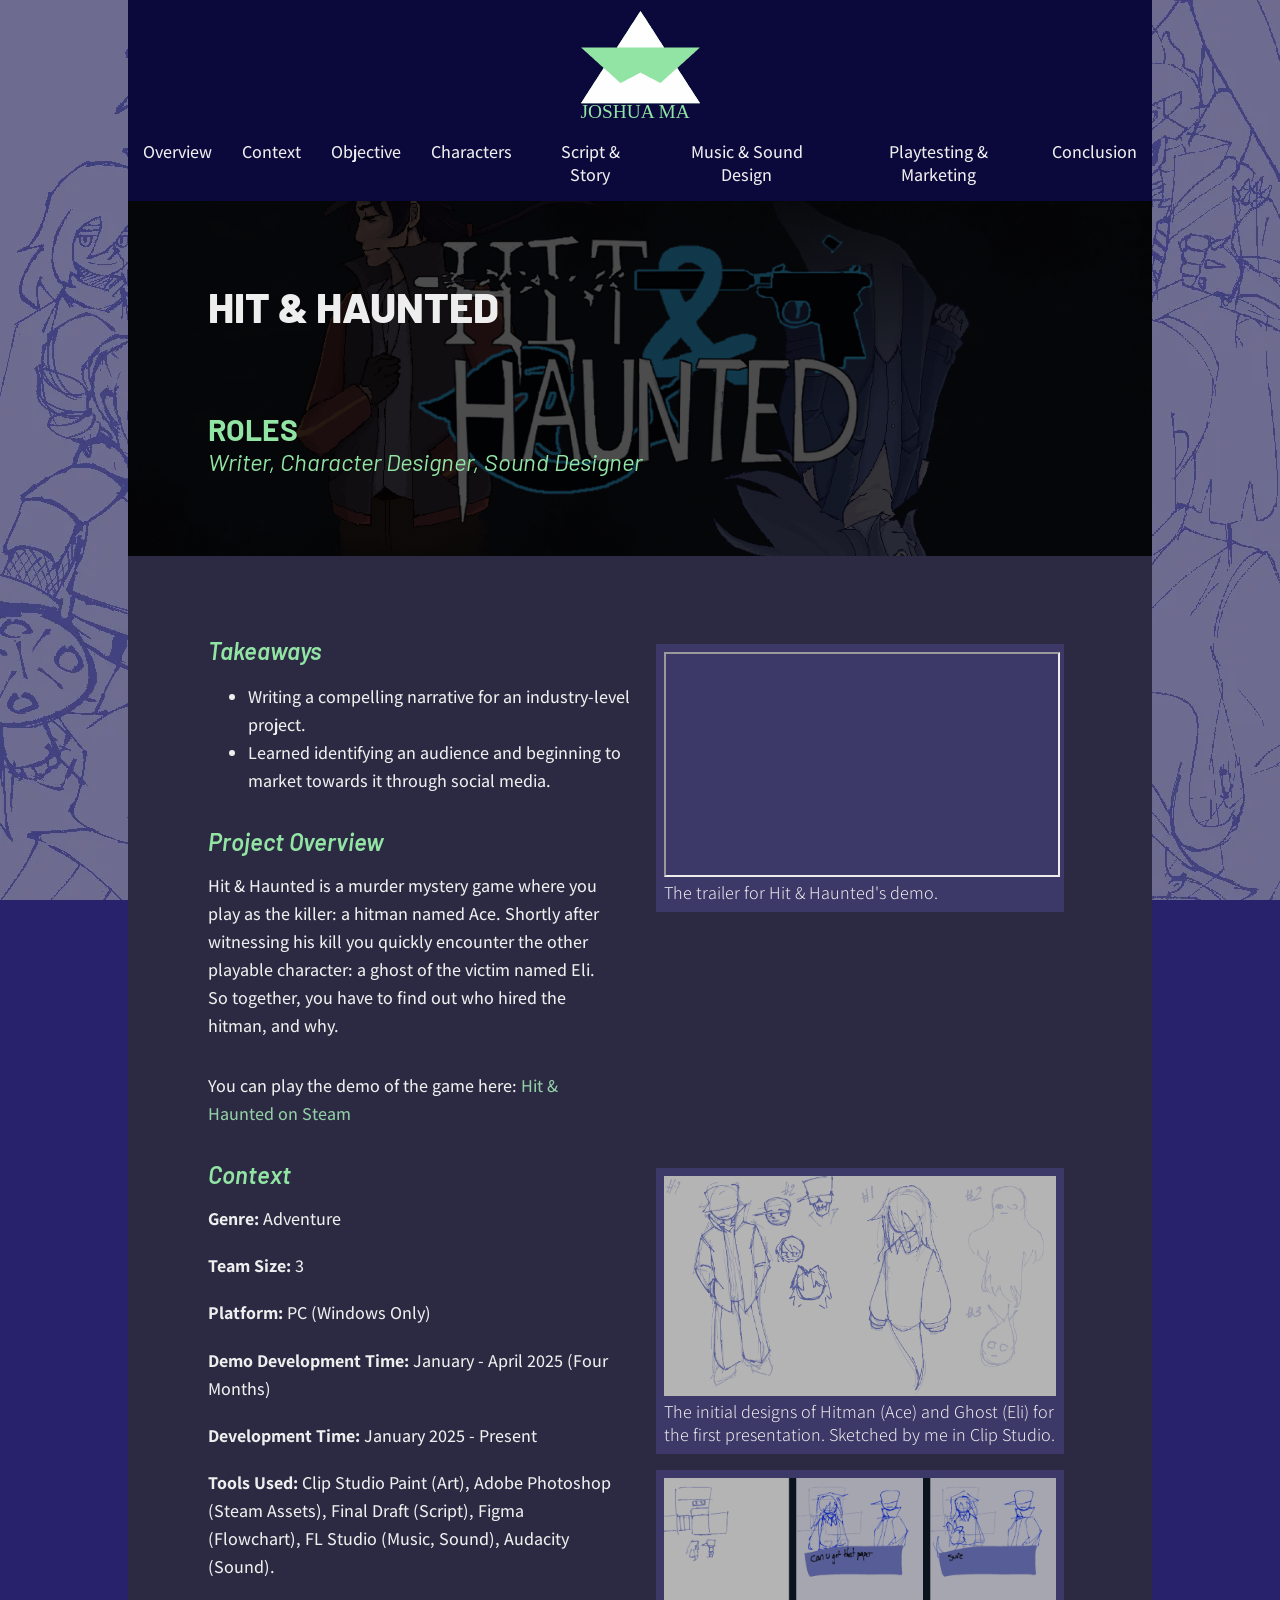
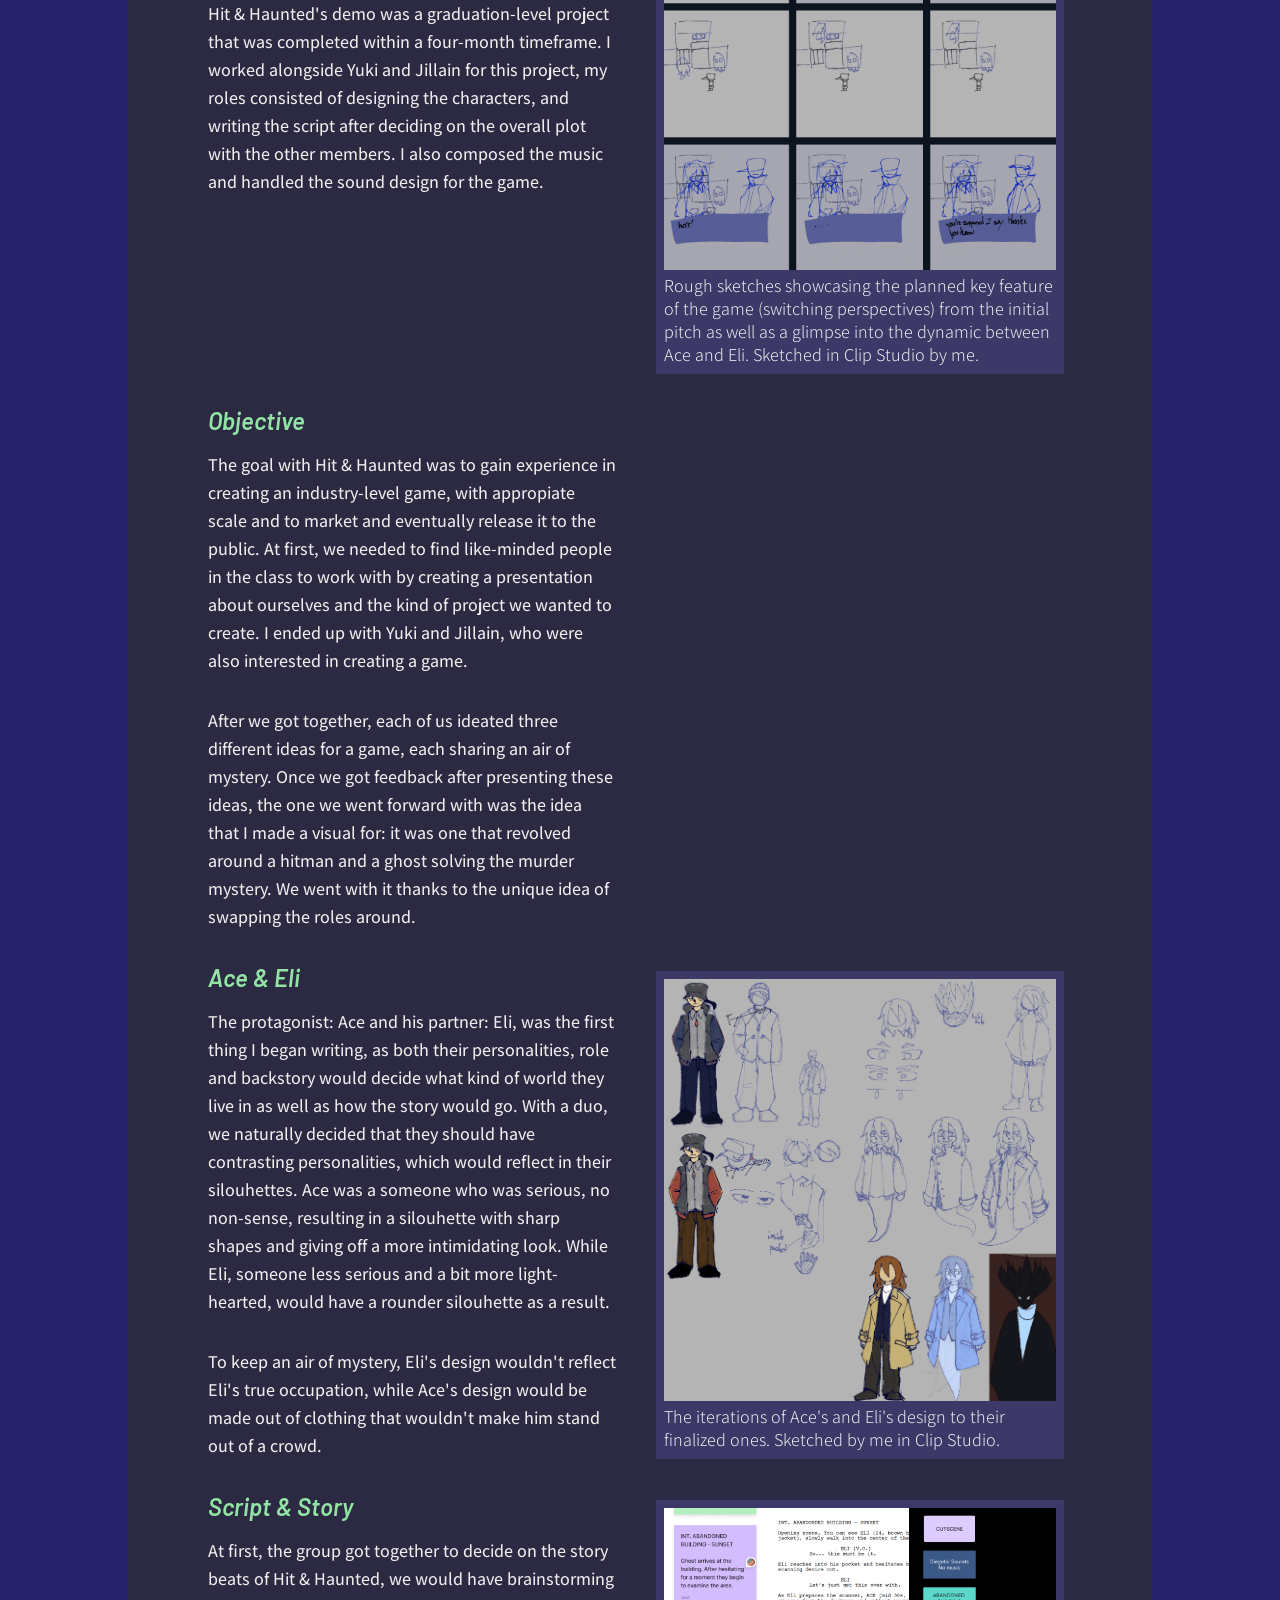
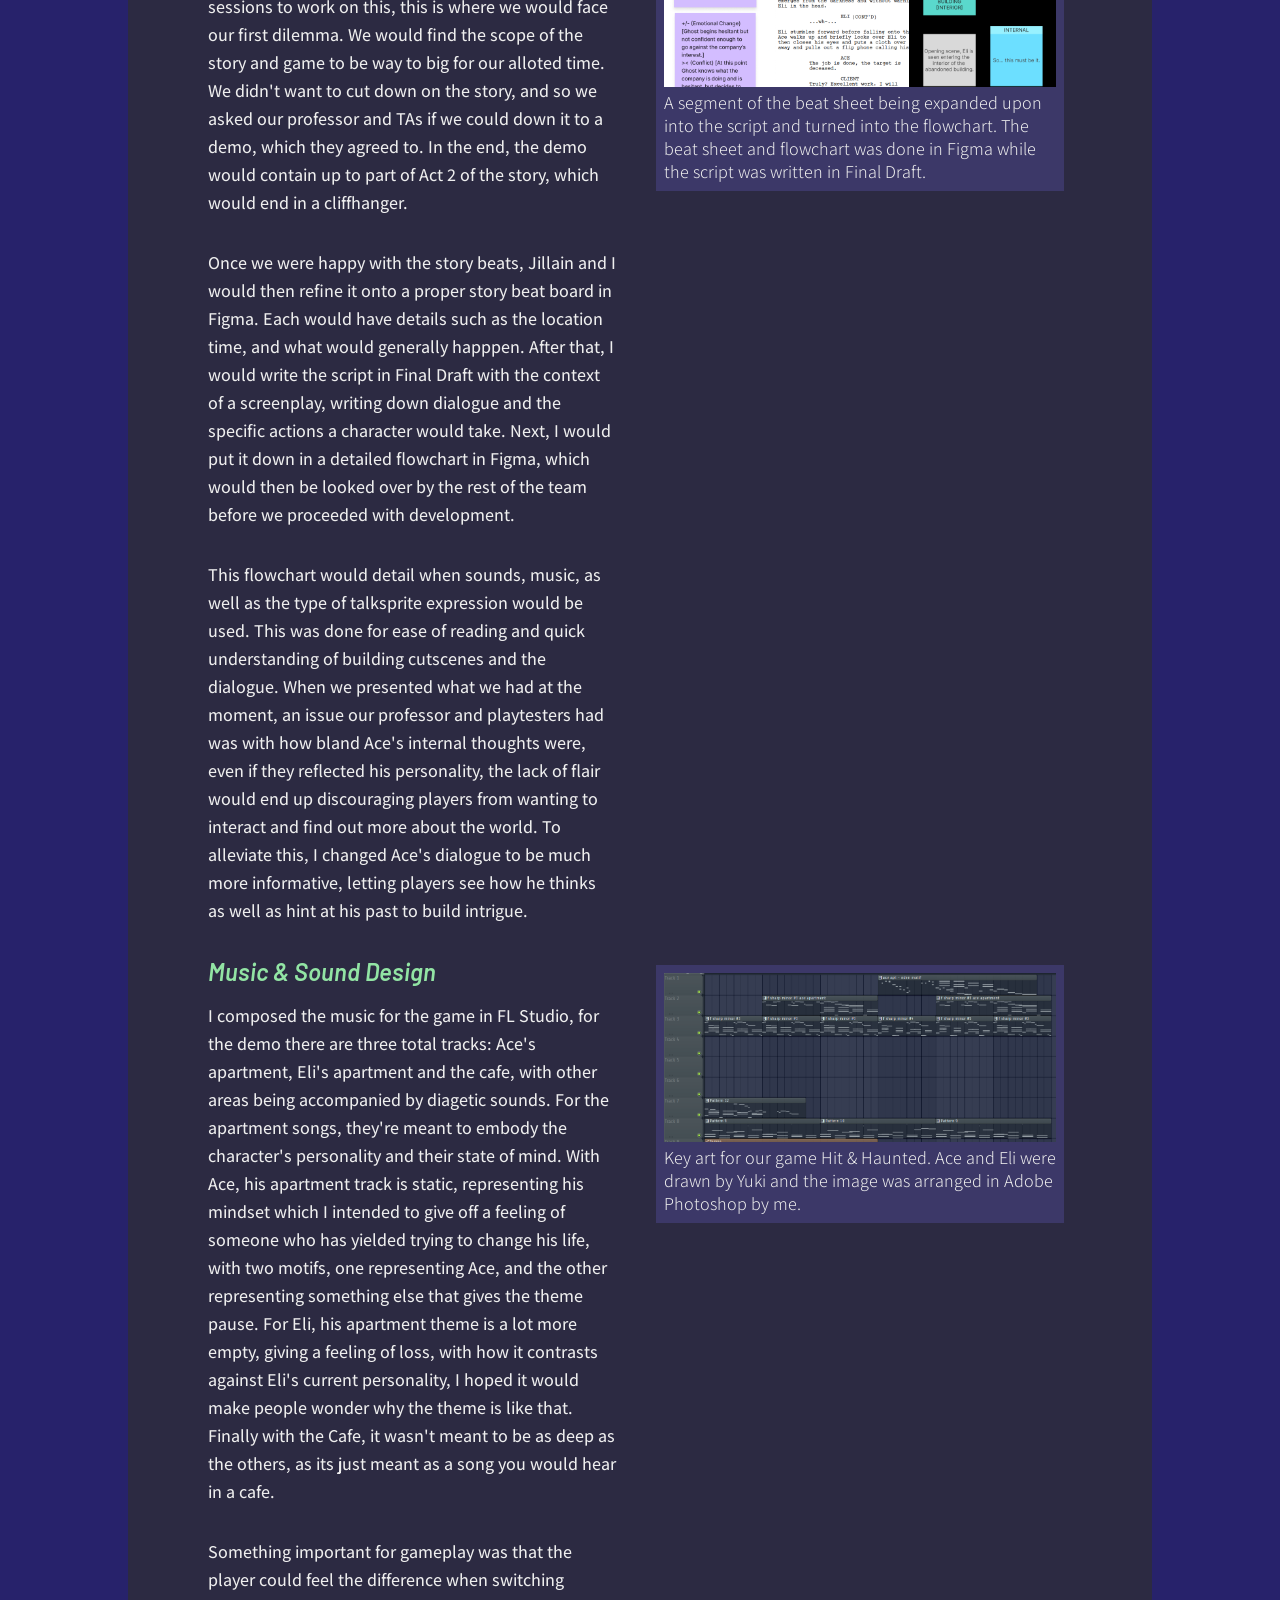
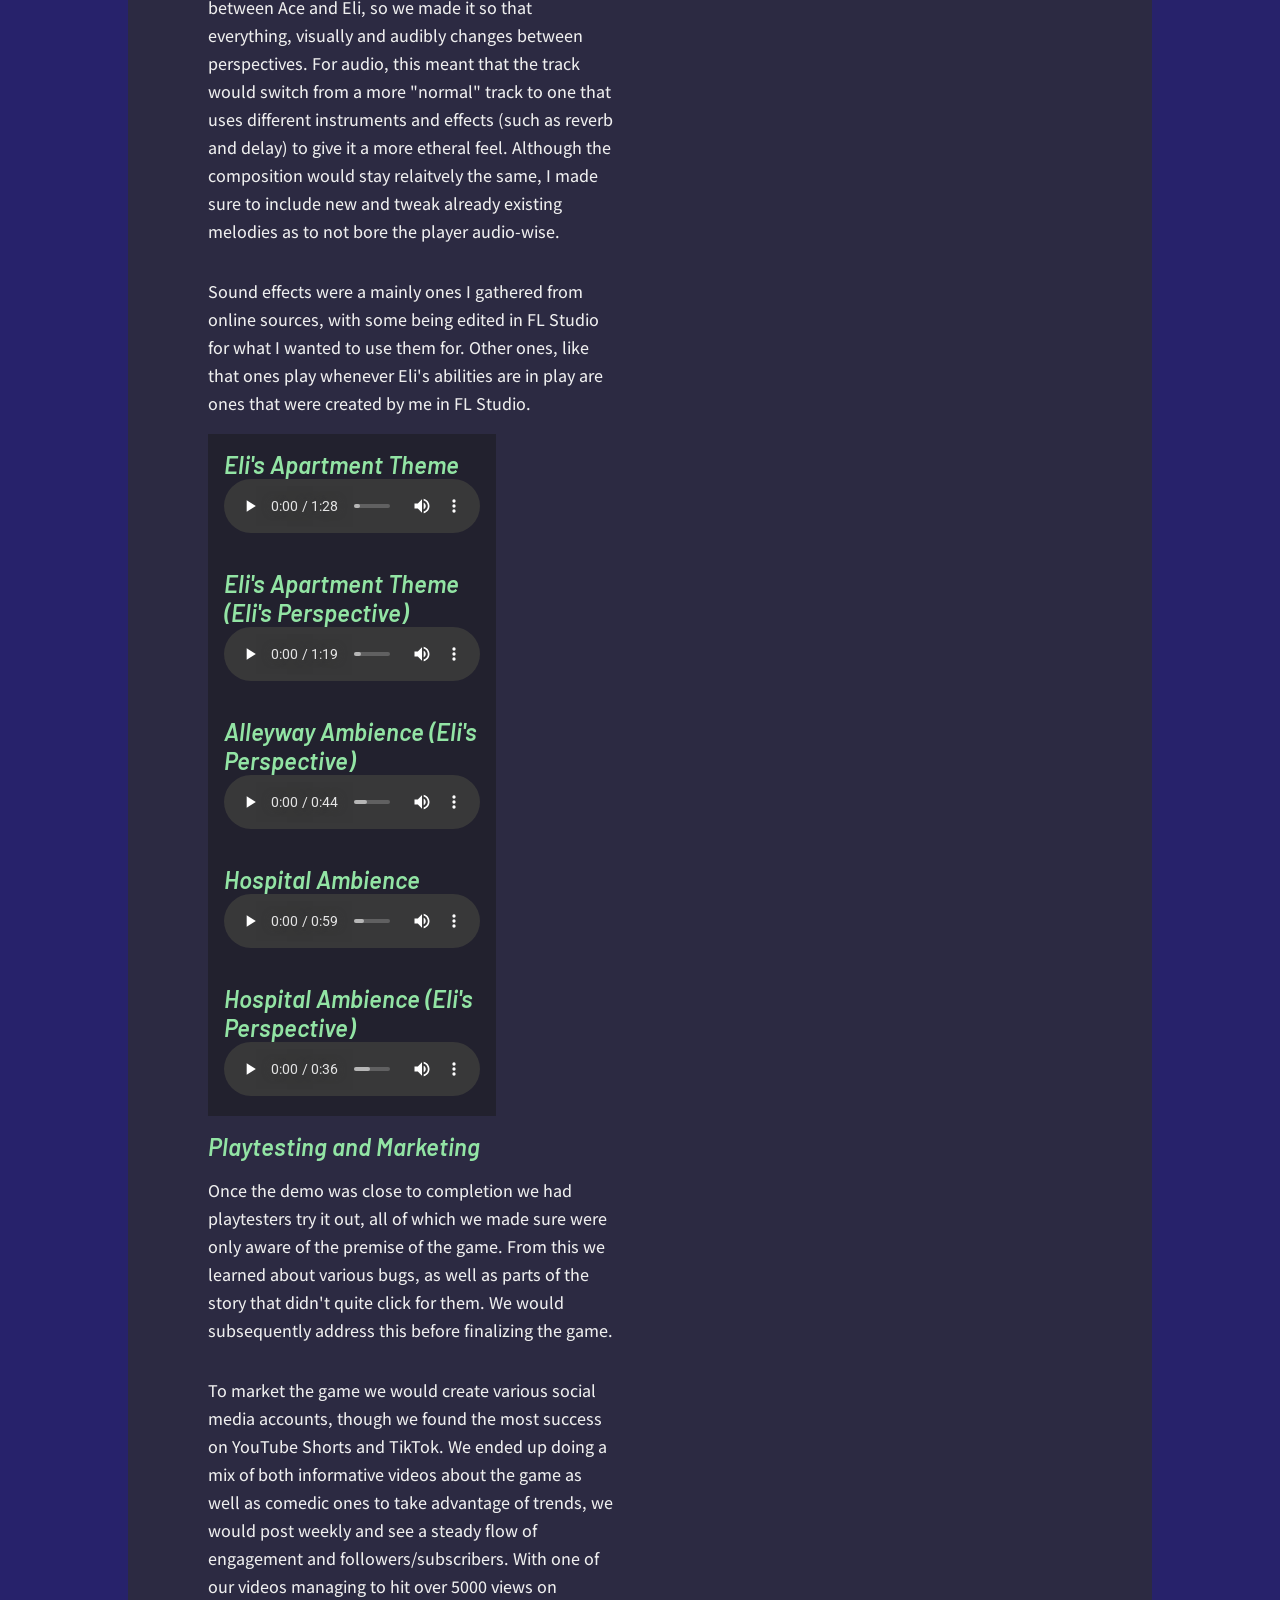
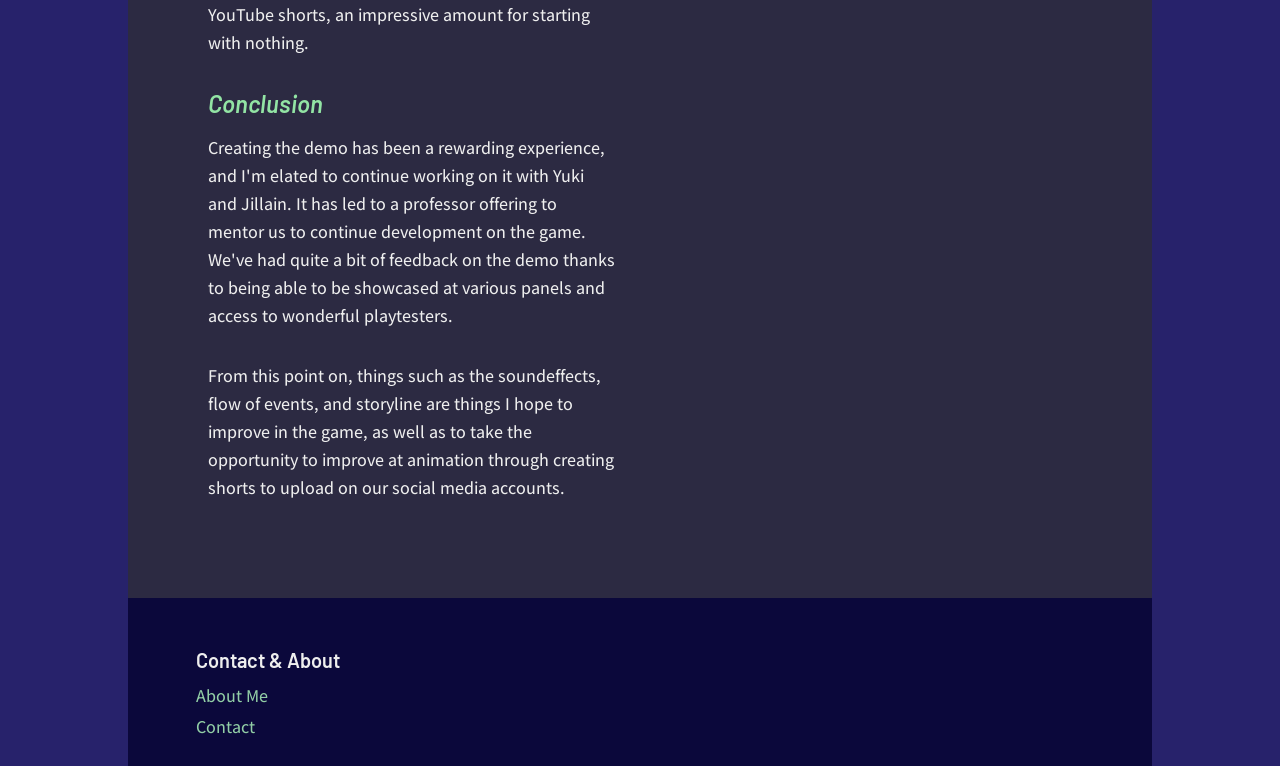
<file: h&h.html>
<!DOCTYPE html>
<html lang="en">
<head>
    <meta charset="utf-8">
    <meta name="viewport" content="width=device-width, initial-scale=1.0">
    <title>Hit & Haunted</title>
    <link href="css/main.css" rel="stylesheet" />
    <link href = 'css/project.css' rel = 'stylesheet'/>
    <link rel="icon" type="image/x-icon" href="assets/img/favicon.webp">
</head>

    <body>
        <div class = 'wrapper'>
        <header>
            <div class = 'headerImg'>
                <a href = 'index.html'>
                    <img src = 'assets/img/logo.svg' alt = "A logo for Joshua Ma's Portfolio."/>
                </a>
            </div>
        </header>

        <nav class = 'headerNav stickyHeader' id = 'headerNav'>        
            <a href = "#overview">Overview</a>
            <a href = "#context">Context</a>
            <a href = "#objective">Objective</a>
            <a href = "#characters">Characters</a>
            <a href = "#script">Script & Story</a>
            <a href = "#audio">Music & Sound Design</a>
            <a href = "#playtesting">Playtesting & Marketing</a>
            <a href = "#conclusion">Conclusion</a>
            <button class = 'hamburger' type = 'button' aria-label = 'Open Menu'>
            <span class = 'bar'></span>
            <span class = 'bar'></span>
            <span class = 'bar'></span>
            </button>
        </nav>
        <main>
            <section class = 'projectInfo' style = "background-image: linear-gradient(rgba(0, 0, 0, 0.7), rgba(0, 0, 0, 0.7)), url('assets/img/hitandhaunted/store_capsule_main.webp')">
                <h1>Hit & Haunted</h1>
                <h2>ROLES</h2>
                    <h3>Writer, Character Designer, Sound Designer</h3>
            </section>

            <div class = 'projectOverview'>
                <section class = 'projectSection' id = 'overview'> <!-- Overview -->
                    <h3>Takeaways</h3>
                    <ul>
                        <li>Writing a compelling narrative for an industry-level project.</li>
                        <li>Learned identifying an audience and beginning to market towards it through social media.</li>
                    </ul>

                    <h3>Project Overview</h3>
                    <p>
                        Hit & Haunted is a murder mystery game where you play as the killer: a hitman named Ace. Shortly after witnessing his kill you quickly encounter the other playable character: a ghost of the victim named Eli.
                        So together, you have to find out who hired the hitman, and why.
                    </p>

                    <p>
                        You can play the demo of the game here: <a href = 'https://store.steampowered.com/app/3574060/Hit__Haunted/'>Hit & Haunted on Steam</a>
                    </p>
                </section>

                <div class = 'figureSection'> <!-- Logo -->
                    <figure>
                        <iframe src = 'https://www.youtube.com/embed/eRlyPFMJ1qs'>

                        </iframe>
                        <figcaption>The trailer for Hit & Haunted's demo.</figcaption>
                    </figure>
                </div>

                <section class = 'projectSection contextSection' id = 'context'>
                    <h3>Context</h3>
                    <p><b>Genre:</b> Adventure</p>
                    <p><b>Team Size:</b> 3</p>
                    <p><b>Platform:</b> PC (Windows Only)</p>
                    <p><b>Demo Development Time:</b> January - April 2025 (Four Months)</p>
                    <p><b>Development Time:</b> January 2025 - Present</p>
                    <p><b>Tools Used:</b> Clip Studio Paint (Art), Adobe Photoshop (Steam Assets), Final Draft (Script), Figma (Flowchart), FL Studio (Music, Sound), Audacity (Sound).</p>

                    <p>
                        Hit & Haunted's demo was a graduation-level project that was completed within a four-month timeframe. I worked alongside Yuki and Jillain for this project, my roles consisted of designing the characters,
                        and writing the script after deciding on the overall plot with the other members. I also composed the music and handled the sound design for the game.
                    </p>
                </section>

                <div class = 'figureSection'> <!-- Draft Images -->
                    <figure>
                        <img tabindex = '0' src = 'assets/img/hitandhaunted/betaHitmanAndGhost.webp' srcset = 'assets/img/hitandhaunted/betaHitmanAndGhost_1x.webp 1x, assets/img/hitandhaunted/betaHitmanAndGhost_2x.webp 2x, assets/img/hitandhaunted/betaHitmanAndGhost_3x.webp 3x, assets/img/hitandhaunted/betaHitmanAndGhost_4x.webp 4x' class = 'zoomImg'
                        onclick = "openModal('modal4', 'Beta designs for Ace and Eli (at the time, they were named as Hitman and Ghost)')" alt = 'Beta designs for Ace and Eli (at the time, they were named as Hitman and Ghost)'
                        onkeydown = 'checkKey("modal4", "Beta designs for Ace and Eli (at the time, they were named as Hitman and Ghost)", event)'/>
                        <figcaption>The initial designs of Hitman (Ace) and Ghost (Eli) for the first presentation. Sketched by me in Clip Studio.</figcaption>
                    </figure>
                    <div id = 'modal4' class = 'modal' role = 'dialog' aria-label = 'Beta designs for Ace and Eli' aria-modal = 'true'>
                        <button class="close" onclick = "closeModal('modal4')" aria-label = "Close modal">&times;</button>
                        <img class = "modalImg" src = 'assets/img/hitandhaunted/betaHitmanAndGhost.webp' srcset = 'assets/img/hitandhaunted/betaHitmanAndGhost_1x.webp 1x, assets/img/hitandhaunted/betaHitmanAndGhost_2x.webp 2x, assets/img/hitandhaunted/betaHitmanAndGhost_3x.webp 3x, assets/img/hitandhaunted/betaHitmanAndGhost_4x.webp 4x' alt = 'Beta designs for Ace and Eli (at the time, they were named as Hitman and Ghost)'>
                        <div class="caption"></div>
                    </div>

                    <figure>
                        <img tabindex = '0' src = 'assets/img/hitandhaunted/betaFlow.webp' srcset = 'assets/img/hitandhaunted/betaFlow_1x.webp 1x, assets/img/hitandhaunted/betaFlow_2x.webp 2x, assets/img/hitandhaunted/betaFlow_3x.webp 3x, assets/img/hitandhaunted/betaFlow_4x.webp 4x' class = 'zoomImg'
                        onclick = "openModal('modal5', 'Rough sketches showcasing the planned key feature of the game')" alt = 'Rough sketches of how the game would play out, showing off dialogue and the planned perspective switching mechanic.'
                        onkeydown = 'checkKey("modal5", "Rough sketches showcasing the planned key feature of the game (switching perspectives) from the initial pitch as well as a glimpse into the dynamic between Ace and Eli.", event)'/>
                        <figcaption> Rough sketches showcasing the planned key feature of the game (switching perspectives) from the initial pitch as well as a glimpse into the dynamic between Ace and Eli.
                            Sketched in Clip Studio by me.</figcaption>
                    </figure>
                    <div id = 'modal5' class = 'modal' role = 'dialog' aria-label = 'Rough sketches of the game' aria-modal = 'true'>
                        <button class="close" onclick = "closeModal('modal5')" aria-label = "Close modal">&times;</button>
                        <img class = "modalImg" src = 'assets/img/hitandhaunted/betaFlow.webp' srcset = 'assets/img/hitandhaunted/betaFlow_1x.webp 1x, assets/img/hitandhaunted/betaFlow_2x.webp 2x, assets/img/hitandhaunted/betaFlow_3x.webp 3x, assets/img/hitandhaunted/betaFlow_4x.webp 4x' alt = 'Rough sketches of how the game would play out, showing off dialogue and the planned perspective switching mechanic.'>
                        <div class="caption"></div>
                    </div>
                </div>

                <section class = 'projectSection' id = 'objective'>
                    <h3>Objective</h3>
                    <p>
                        The goal with Hit & Haunted was to gain experience in creating an industry-level game, with appropiate scale and to market and eventually release it to the public. At first,
                        we needed to find like-minded people in the class to work with by creating a presentation about ourselves and the kind of project we wanted to create. I ended up with Yuki and Jillain,
                        who were also interested in creating a game.
                    </p>
                    <p>
                        After we got together, each of us ideated three different ideas for a game, each sharing an air of mystery. Once we got feedback after presenting these ideas, the one we went forward with was the idea that
                        I made a visual for: it was one that revolved around a hitman and a ghost solving the murder mystery. We went with it thanks to the unique idea of swapping the roles around.
                    </p>
                </section>

                <section class = 'projectSection' id = 'characters'>
                    <h3>Ace & Eli</h3>
                    <p>
                        The protagonist: Ace and his partner: Eli, was the first thing I began writing, as both their personalities, role and backstory would decide what kind of world they live in as well as how the story would
                        go. With a duo, we naturally decided that they should have contrasting personalities, which would reflect in their silouhettes. Ace was a someone who was serious, no non-sense, resulting in a silouhette
                        with sharp shapes and giving off a more intimidating look. While Eli, someone less serious and a bit more light-hearted, would have a rounder silouhette as a result.      
                    </p>

                    <p>
                        To keep an air of mystery, Eli's design wouldn't reflect Eli's true occupation, while Ace's design would be made out of clothing that wouldn't make him stand out of a crowd.
                    </p>
                </section>

                <div class = 'figureSection'> <!-- Ace & Eli Image -->
                    <figure>
                        <img tabindex = '0' src = 'assets/img/hitandhaunted/initialToFinal.webp' srcset = 'assets/img/hitandhaunted/initialToFinal_1x.webp 1x, assets/img/hitandhaunted/initialToFinal_2x.webp 2x, assets/img/hitandhaunted/initialToFinal_3x.webp 3x, assets/img/hitandhaunted/initialToFinal_4x.webp 4x' class = 'zoomImg'
                        onclick = "openModal('modal6', 'The iterations of Ace and Eli design to their finalized ones')" alt = 'Iterations on the designs of Ace and Eli after deciding to go forawrd with this idea.'
                        onkeydown = 'checkKey("modal6", "The iterations of Ace and Eli design to their finalized ones.", event)'/>
                        <figcaption>The iterations of Ace's and Eli's design to their finalized ones. Sketched by me in Clip Studio.</figcaption>
                    </figure>
                    <div id = 'modal6' class = 'modal' role = 'dialog' aria-label = 'Ace and Eli design iterations' aria-modal = 'true'>
                        <button class="close" onclick = "closeModal('modal6')" aria-label = "Close modal">&times;</button>
                        <img class = "modalImg" src = 'assets/img/hitandhaunted/initialToFinal.webp' srcset = 'assets/img/hitandhaunted/initialToFinal_1x.webp 1x, assets/img/hitandhaunted/initialToFinal_2x.webp 2x, assets/img/hitandhaunted/initialToFinal_3x.webp 3x, assets/img/hitandhaunted/initialToFinal_4x.webp 4x' alt = 'Iterations on the designs of Ace and Eli after deciding to go forawrd with this idea.'>
                        <div class="caption"></div>
                    </div>
                </div>

                <section class = 'projectSection' id = 'script'>
                    <h3>Script & Story</h3>
                    <p>
                        At first, the group got together to decide on the story beats of Hit & Haunted, we would have brainstorming sessions to work on this, this is where we would face our first dilemma. We would find the scope
                        of the story and game to be way to big for our alloted time. We didn't want to cut down on the story, and so we asked our professor and TAs if we could down it to a demo, which they agreed to.
                        In the end, the demo would contain up to part of Act 2 of the story, which would end in a cliffhanger.
                    </p>
                    <p>
                        Once we were happy with the story beats, Jillain and I would then refine it onto a proper story beat board in Figma. Each would have details such as the location time, and what would generally happpen.
                        After that, I would write the script in Final Draft with the context of a screenplay, writing down dialogue and the specific actions a character would take. Next, I would put it down in a detailed
                        flowchart in Figma,
                        which would then be looked over by the rest of the team before we proceeded with development.
                    </p>
                    <p>
                        This flowchart would detail when sounds, music, as well as the type of talksprite expression would be used. This was done for ease of reading and quick understanding of building cutscenes and the dialogue.
                        When we presented what we had at the moment, an issue our professor and playtesters had was with how bland Ace's internal thoughts were, even if they reflected his personality, the lack of flair would
                        end up discouraging players from wanting to interact and find out more about the world. To alleviate this, I changed Ace's dialogue to be much more informative, letting players see how he thinks as well as 
                        hint at his past to build intrigue.
                    </p>
                </section>

                <div class = 'figureSection'> <!-- Flow to script to flow again -->
                    <figure>
                        <img tabindex = '0' src = 'assets/img/hitandhaunted/beatSheetToFlowChart.webp' srcset = 'assets/img/hitandhaunted/beatSheetToFlowChart_1x.webp 1x, assets/img/hitandhaunted/beatSheetToFlowChart_2x.webp 2x, assets/img/hitandhaunted/beatSheetToFlowChart_3x.webp 3x, assets/img/hitandhaunted/beatSheetToFlowChart_4x.webp 4x' class = 'zoomImg'
                        onclick = "openModal('modal7', 'A segment of the beat sheet being expanded upon into the script and turned into the flowchart')" alt = 'Beat sheet to flowchart, showing how it went from general ideas to a script to a flowchart for game development.'
                        onkeydown = 'checkKey("modal7", "A segment of the beat sheet being expanded upon into the script and turned into the flowchart.", event)'/>

                        <figcaption>A segment of the beat sheet being expanded upon into the script and turned into the flowchart. The beat sheet and flowchart was done in Figma while the script was written in Final Draft.</figcaption>
                    </figure>
                    <div id = 'modal7' class = 'modal' role = 'dialog' aria-label = 'Beat sheet to flowchart dialogue' aria-modal = 'true'>
                        <button class="close" onclick = "closeModal('modal7')" aria-label = "Close modal">&times;</button>
                        <img class = "modalImg" src = 'assets/img/hitandhaunted/beatSheetToFlowChart.webp' srcset = 'assets/img/hitandhaunted/beatSheetToFlowChart_1x.webp 1x, assets/img/hitandhaunted/beatSheetToFlowChart_2x.webp 2x, assets/img/hitandhaunted/beatSheetToFlowChart_3x.webp 3x, assets/img/hitandhaunted/beatSheetToFlowChart_4x.webp 4x' alt = 'Beat sheet to flowchart, showing how it went from general ideas to a script to a flowchart for game development.'>
                        <div class="caption"></div>
                    </div>
                </div>

                <section class = 'projectSection' id = 'audio'>
                    <h3>Music & Sound Design</h3>
                    <p>
                        I composed the music for the game in FL Studio, for the demo there are three total tracks: Ace's apartment, Eli's apartment and the cafe, with other areas being accompanied by diagetic sounds.
                        For the apartment songs, they're meant to embody the character's personality and their state of mind. With Ace, his apartment track is static, representing his mindset which I intended to give
                        off a feeling of someone who has yielded trying to change his life, with two motifs, one representing Ace, and the other representing something else that gives the theme pause.

                        For Eli, his apartment theme is a lot more empty, giving a feeling of loss, with how it contrasts against Eli's current personality, I hoped it would make people wonder why the theme
                        is like that. Finally with the Cafe, it wasn't meant to be as deep as the others, as its just meant as a song you would hear in a cafe.
                    </p>

                    <p>
                        Something important for gameplay was that the player could feel the difference when switching between Ace and Eli, so we made it so that everything, visually and audibly changes between perspectives.
                        For audio, this meant that the track would switch from a more "normal" track to one that uses different instruments and effects (such as reverb and delay) to give it a more etheral feel. Although
                        the composition would stay relaitvely the same, I made sure to include new and tweak already existing melodies as to not bore the player audio-wise.
                    </p>

                    <p>
                        Sound effects were a mainly ones I gathered from online sources, with some being edited in FL Studio for what I wanted to use them for. Other ones, like that ones play whenever Eli's abilities
                        are in play are ones that were created by me in FL Studio.  
                    </p>

                <article class = 'track' style = 'background-color: #22212e; max-width: 20vw; padding: 1rem'>
                    <h3>Eli's Apartment Theme</h3>
                    <audio controls style = 'width: 100%; color-scheme: dark;'>
                        <source src = 'assets\audio\hitandhaunted\eliApartment.ogg' type = 'audio/ogg'/>
                        Your browser does not support the audio element.
                    </audio>
                </article>

                <article class = 'track' style = 'background-color: #22212e; max-width: 20vw; padding: 1rem'>
                    <h3>Eli's Apartment Theme (Eli's Perspective)</h3>
                    <audio controls style = 'width: 100%; color-scheme: dark;'>
                        <source src = 'assets\audio\hitandhaunted\eliApartment_eliPerspective.ogg' type = 'audio/ogg'/>
                        Your browser does not support the audio element.
                    </audio>
                </article>

                <article class = 'track' style = 'background-color: #22212e; max-width: 20vw; padding: 1rem'>
                    <h3>Alleyway Ambience (Eli's Perspective)</h3>
                    <audio controls style = 'width: 100%; color-scheme: dark;'>
                        <source src = 'assets\audio\hitandhaunted\ambience\alleyway_eliPerspective.ogg' type = 'audio/ogg'/>
                        Your browser does not support the audio element.
                    </audio>
                </article>

                <article class = 'track' style = 'background-color: #22212e; max-width: 20vw; padding: 1rem'>
                    <h3>Hospital Ambience</h3>
                    <audio controls style = 'width: 100%; color-scheme: dark;'>
                        <source src = 'assets\audio\hitandhaunted\ambience\hospitalAmb.ogg' type = 'audio/ogg'/>
                        Your browser does not support the audio element.
                    </audio>
                </article>
                <article class = 'track' style = 'background-color: #22212e; max-width: 20vw; padding: 1rem'>
                    <h3>Hospital Ambience (Eli's Perspective)</h3>
                    <audio controls style = 'width: 100%; color-scheme: dark;'>
                        <source src = 'assets\audio\hitandhaunted\ambience\hospitalAmb_eliPerspective.ogg' type = 'audio/ogg'/>
                        Your browser does not support the audio element.
                    </audio>
                </article>

                </section>

                <div class = 'figureSection'> <!-- Key Art Image -->
                    <figure>
                        <img tabindex = '0' src = 'assets/img/hitandhaunted/flStudio.webp' srcset = 'assets/img/hitandhaunted/flStudio_1x.webp 1x, assets/img/hitandhaunted/flStudio_2x.webp 2x, assets/img/hitandhaunted/flStudio_3x.webp 3x, assets/img/hitandhaunted/flStudio_4x.webp 4x' class = 'zoomImg'
                        onclick = "openModal('modal8', `A look at the track for Ace's apartment in FL Studio, the top half being the original track, while the bottom is shows the additions for Eli's perspective.`)" alt = "A look at the track for Ace's apartment in FL Studio, the top half being the original track, while the bottom is shows the additions for Eli's perspective."
                        onkeydown = "checkKey('modal8', `A look at the track for Ace's apartment in FL Studio, the top half being the original track, while the bottom is shows the additions for Eli's perspective.`, event)"/>
                        <figcaption>Key art for our game Hit & Haunted. Ace and Eli were drawn by Yuki and the image was arranged in Adobe Photoshop by me.</figcaption>
                    </figure>
                    <div id = 'modal8' class = 'modal' role = 'dialog' aria-label = 'FL Studio Project for Aces Apartment track' aria-modal = 'true'>
                        <button class="close" onclick = "closeModal('modal8')" aria-label = "Close modal">&times;</button>
                        <img class = "modalImg" src = 'assets/img/hitandhaunted/flStudio.webp' srcset = 'assets/img/hitandhaunted/flStudio_1x.webp 1x, assets/img/hitandhaunted/flStudio_2x.webp 2x, assets/img/hitandhaunted/flStudio_3x.webp 3x, assets/img/hitandhaunted/flStudio_4x.webp 4x' alt = "A look at the track for Ace's apartment in FL Studio, the top half being the original track, while the bottom is shows the additions for Eli's perspective.">
                        <div class="caption"></div>
                    </div>
                </div>

                <section class = 'projectSection' id = 'playtesting'>
                    <h3>Playtesting and Marketing</h3>
                    <p>
                        Once the demo was close to completion we had playtesters try it out, all of which we made sure were only aware of the premise of the game. From this we learned about various bugs, as well as parts
                        of the story that didn't quite click for them. We would subsequently address this before finalizing the game.
                    </p>

                    <p>
                        To market the game we would create various social media accounts, though we found the most success on YouTube Shorts and TikTok. We ended up doing a mix of both informative videos about the game
                        as well as comedic ones to take advantage of trends, we would post weekly and see a steady flow of engagement and followers/subscribers. With one of our videos managing to hit over 5000 views on
                        YouTube shorts, an impressive amount for starting with nothing.
                    </p>
                </section>

                <section class = 'projectSection' id = 'conclusion'>
                    <h3>Conclusion</h3>
                        <p>
                            Creating the demo has been a rewarding experience, and I'm elated to continue working on it with Yuki and Jillain. It has led to a professor offering to mentor us to continue development on the
                            game. We've had quite a bit of feedback on the demo thanks to being able to be showcased at various panels and access to wonderful playtesters.
                        </p>

                        <p>
                            From this point on, things such as the soundeffects, flow of events, and storyline are things I hope to improve in the game, as well as to take the opportunity to improve at animation through creating shorts to upload on
                            our social media accounts.
                        </p>
                </section>
            </div>
        </main>

        <div class = 'bgContainer' aria-hidden = 'true'>
            <div class = 'scrollBGLEFT'></div>
            <div class = 'scrollBGRIGHT'></div>
        </div>

        <script src = 'js/script.js'></script>
        <footer>
            <div class = 'navFooter'>
                <div class = 'footerSection'>
                    <h4>Contact & About</h4>
                    <a href="./about.html">About Me</a>
                    <a href="./about.html#contact">Contact</a>
                </div>
            </div>
        </footer>
    </div>
    </body>
</html>
</file>
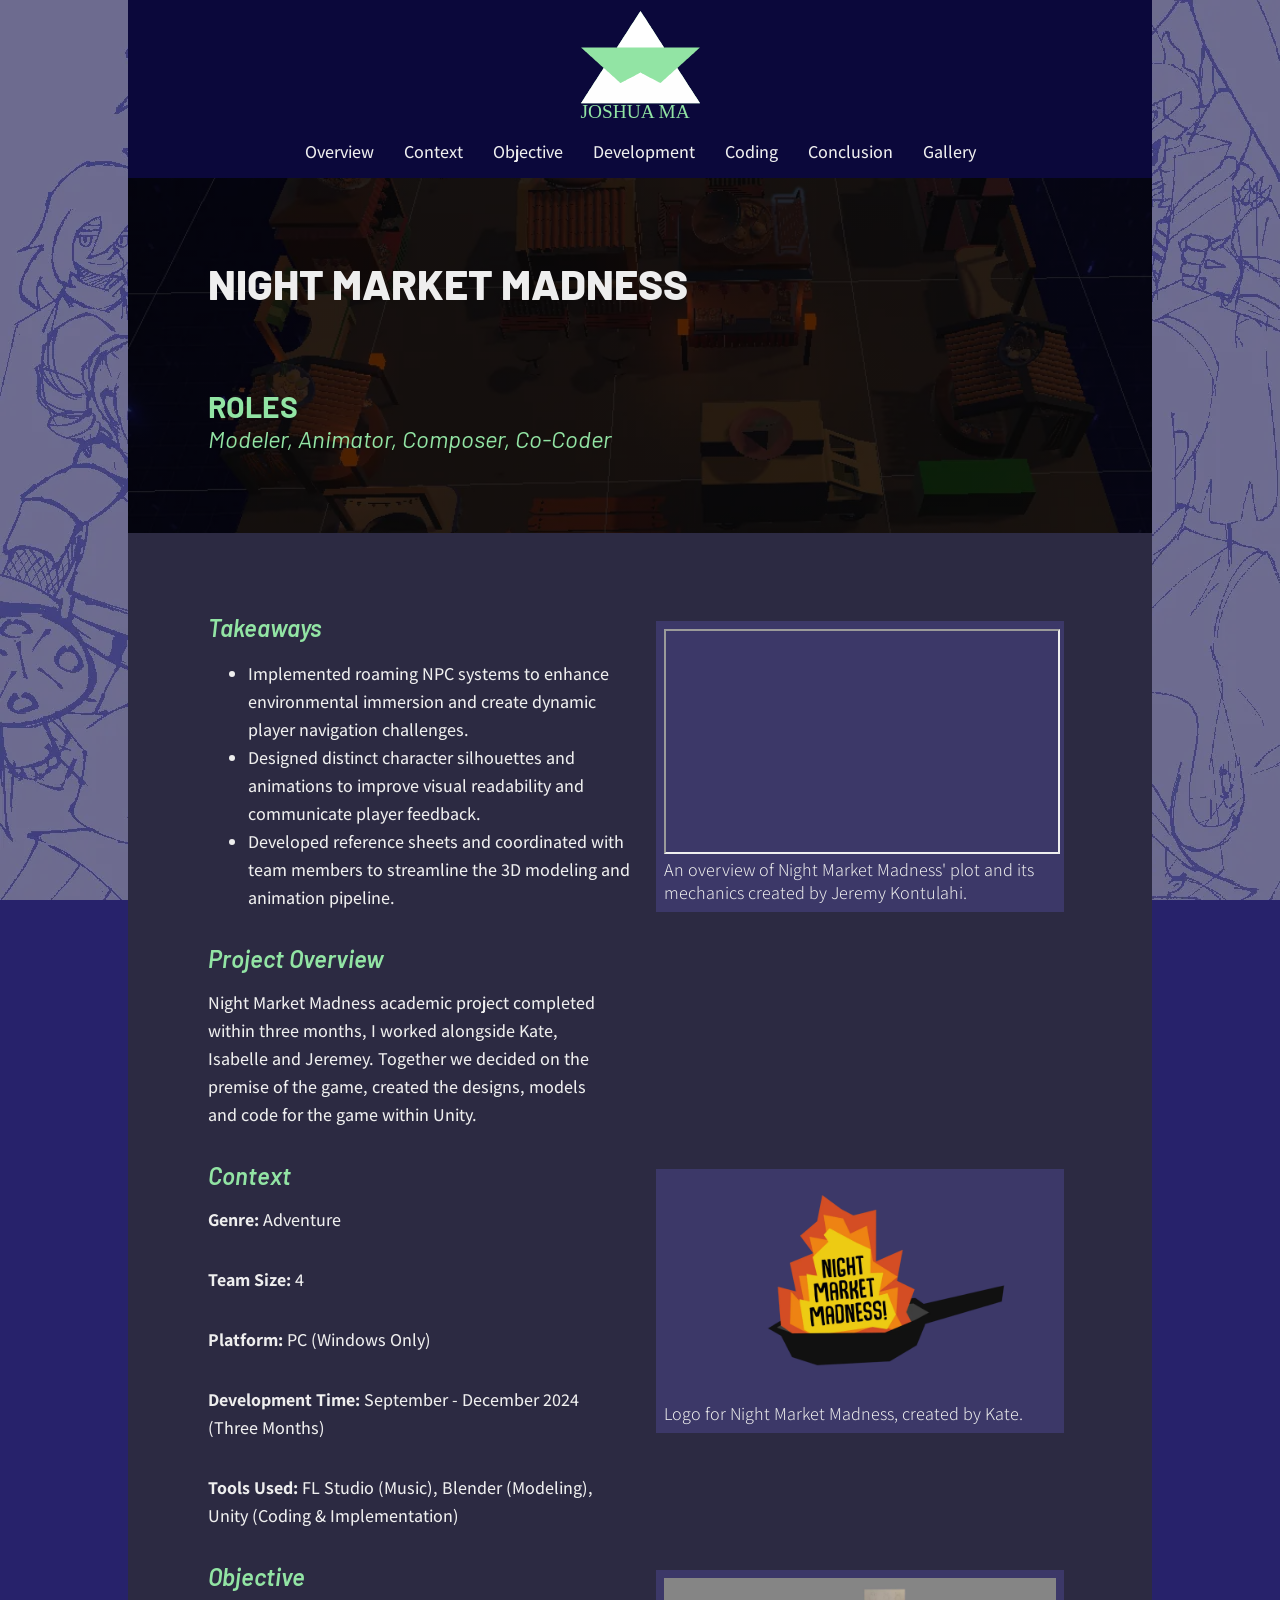
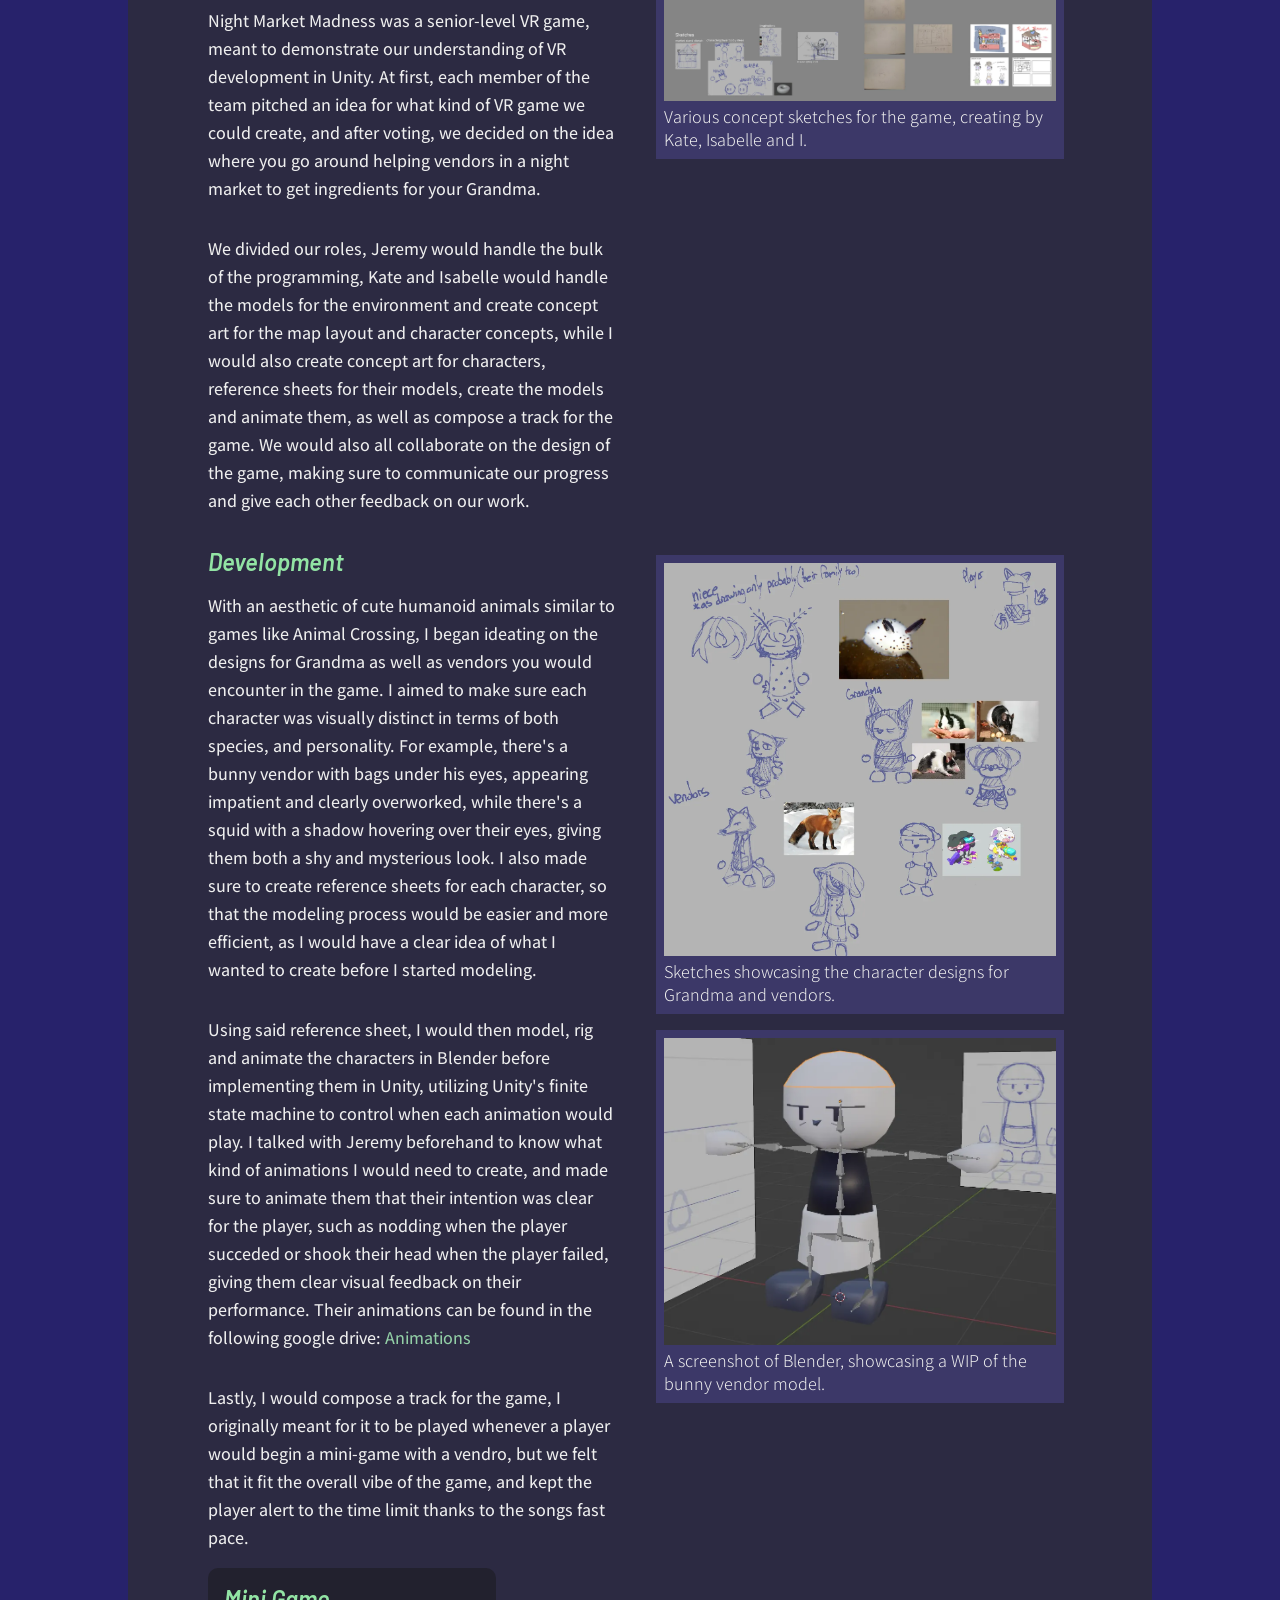
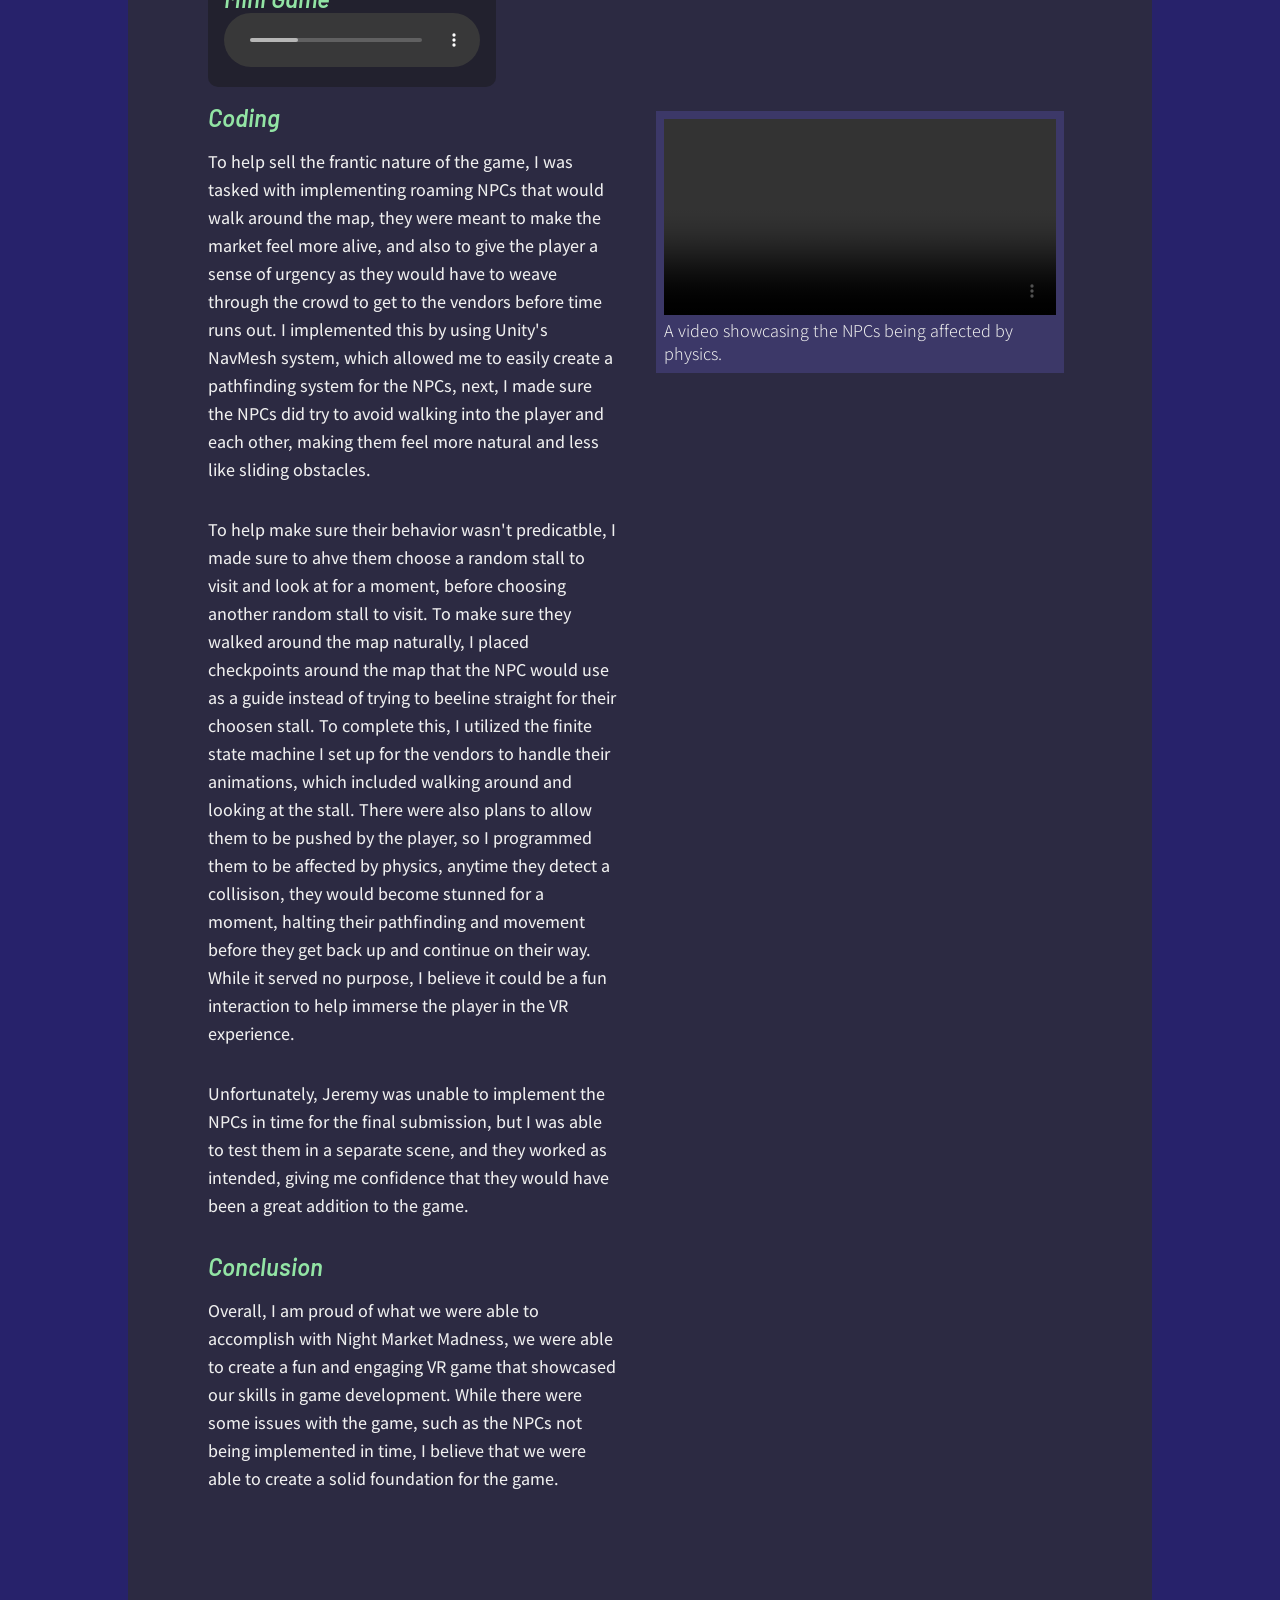
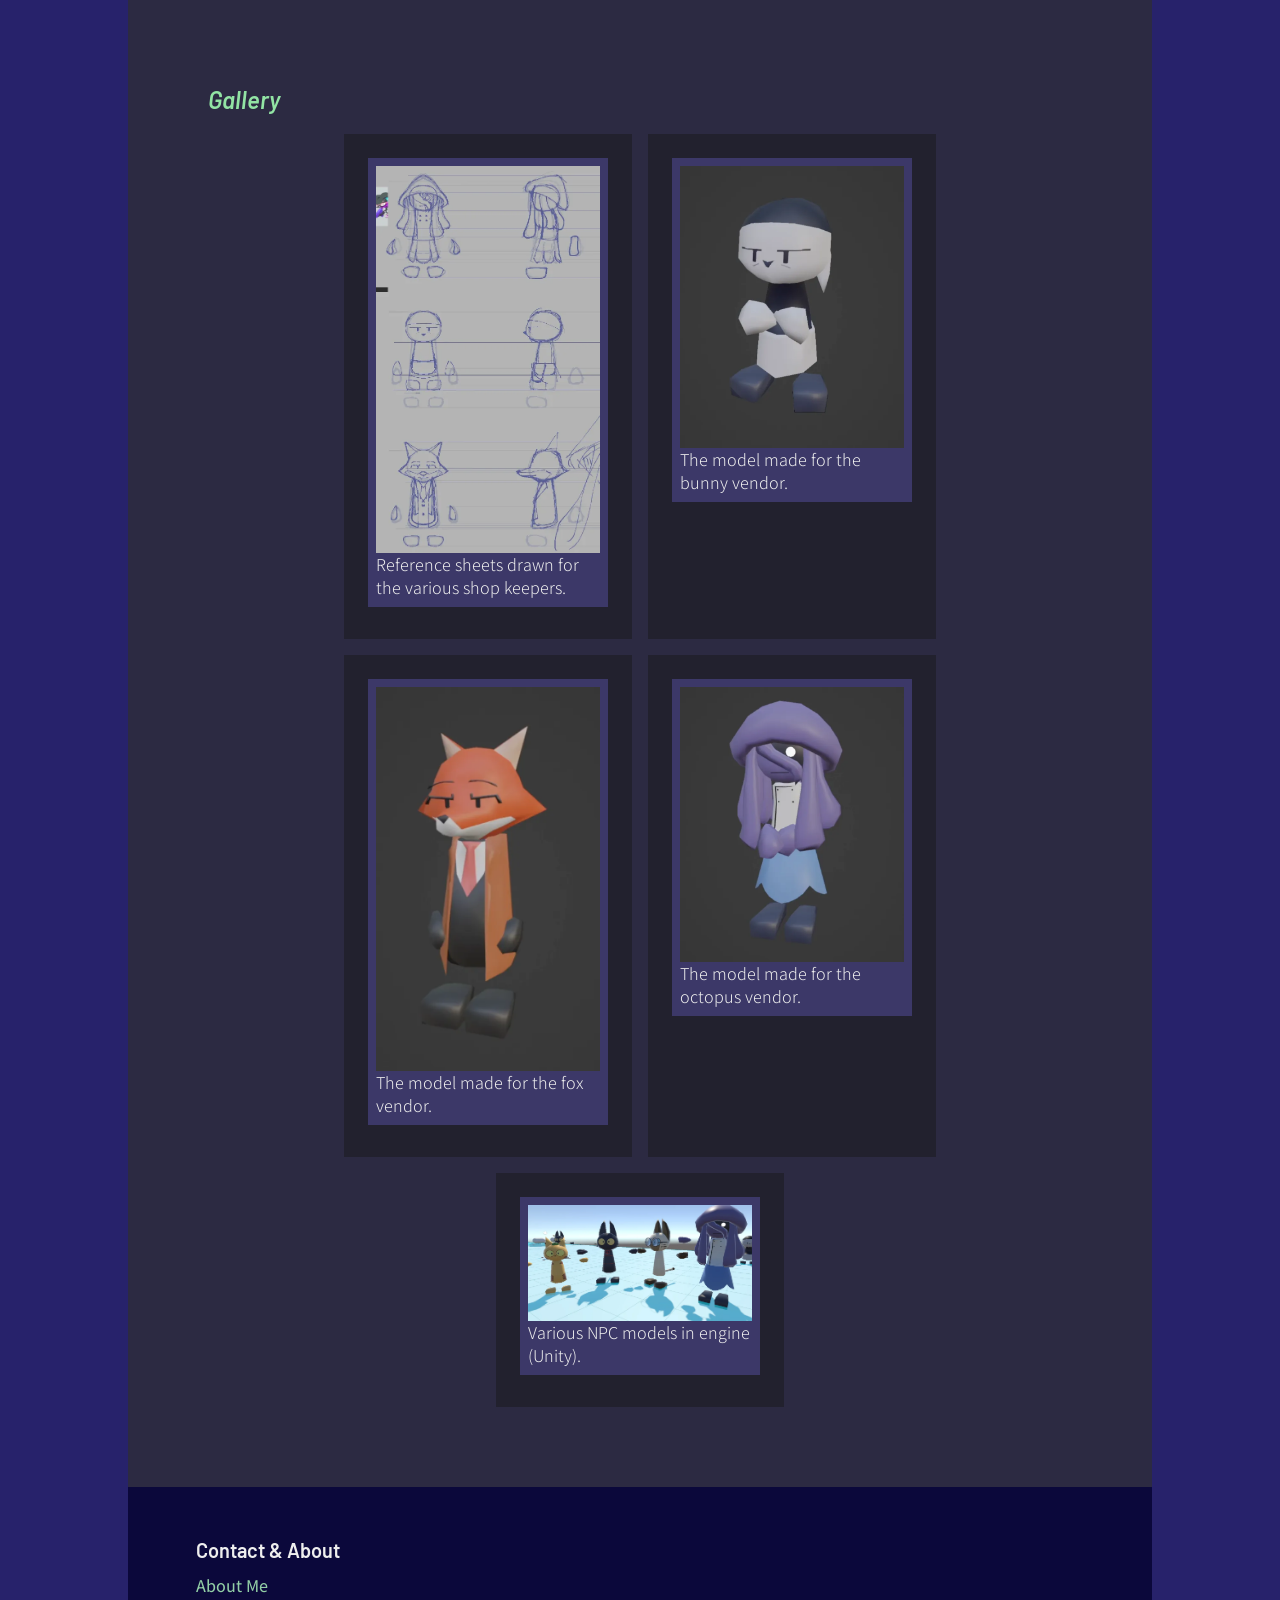
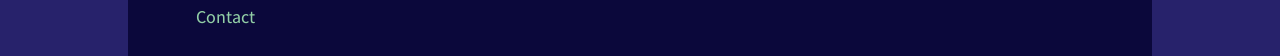
<file: marketMadness.html>
<!DOCTYPE html>
<html lang="en">
<head>
    <meta charset="utf-8">
    <meta name="viewport" content="width=device-width, initial-scale=1.0">
    <title>Night Market Madness</title>
    <link href="css/main.css" rel="stylesheet" />
    <link href="css/home.css" rel="stylesheet" />
    <link href = 'css/project.css' rel = 'stylesheet'/>
    <link rel="icon" type="image/x-icon" href="assets/img/favicon.webp">
</head>

    <body>
        <div class = 'wrapper'>
        <header>
            <div class = 'headerImg'>
                <a href = 'index.html'>
                    <img src = 'assets/img/logo.svg' alt = "A logo for Joshua Ma's Portfolio."/>
                </a>
            </div>
        </header>

        <nav class = 'headerNav stickyHeader' id = 'headerNav'>       
            <a href = "#overview">Overview</a>
            <a href = "#context">Context</a>
            <a href = "#objective">Objective</a>
            <a href = "#development">Development</a>
            <a href = "#coding">Coding</a>
            <a href = "#conclusion">Conclusion</a>
            <a href = "#gallery">Gallery</a>
            <button class = 'hamburger' type = 'button' aria-label = 'Open Menu'>
                <span class = 'bar'></span>
                <span class = 'bar'></span>
                <span class = 'bar'></span>
            </button>
        </nav>
        <main>

            <section class = 'projectInfo' style = "background-image: linear-gradient(rgba(0, 0, 0, 0.7), rgba(0, 0, 0, 0.7)), url('assets/img/nmm/ss.webp')">
                <h1>Night Market Madness</h1>
                <h2>ROLES</h2>
                    <h3>Modeler, Animator, Composer, Co-Coder</h3>
            </section>

            <div class = 'projectOverview'>
                <section class = 'projectSection' id = 'overview'> <!-- Overview / Takeaways -->
                    <h3>Takeaways</h3>
                    <ul>
                        <li>Implemented roaming NPC systems to enhance environmental immersion and create dynamic player navigation challenges.</li>
                        <li>Designed distinct character silhouettes and animations to improve visual readability and communicate player feedback.</li>
                        <li>Developed reference sheets and coordinated with team members to streamline the 3D modeling and animation pipeline.</li>
                    </ul>
                    <h3>Project Overview</h3>
                    <p>
                        Night Market Madness academic project completed within three months, I worked alongside Kate, Isabelle and Jeremey.
                        Together we decided on the premise of the game, created the designs, models and code for the game within Unity.
                    </p>
                </section>

                <div class = 'figureSection'> <!-- Logo -->
                    <figure>
                        <iframe src = 'https://www.youtube.com/embed/c-FOIxPua6c'>

                        </iframe>
                        <figcaption>An overview of Night Market Madness' plot and its mechanics created by Jeremy Kontulahi.</figcaption>
                    </figure>
                </div>

                <section class = 'projectSection' id = 'context'>
                    <h3>Context</h3>
                    <p><b>Genre:</b> Adventure</p>
                    <p><b>Team Size:</b> 4</p>
                    <p><b>Platform:</b> PC (Windows Only)</p>
                    <p><b>Development Time:</b> September - December 2024 (Three Months)</p>
                    <p><b>Tools Used:</b> FL Studio (Music), Blender (Modeling), Unity (Coding & Implementation)</p>
                </section>

                <div class = 'figureSection'> <!-- Logo -->
                    <figure>
                        <img tabindex = '0' src = 'assets/img/nmm/nmmLogo.webp' class = 'zoomImg'
                        onclick = "openModal('modal3', 'Logo for Night Market Madness, created by Kate.')"
                        alt = "Logo for Night Market Madness, created by Kates."
                        onkeydown = "checkKey('modal3', 'Logo for Night Market Madness, created by Kate.', event)"/>
                        <figcaption>Logo for Night Market Madness, created by Kate.</figcaption>
                    </figure>
                    <div id = 'modal3' class = 'modal' role = 'dialog' aria-label = "Logo for Night Market Madness, created by Kate" aria-modal = 'true'>
                        <button class="close" onclick = "closeModal('modal3')" aria-label = 'Close modal'>&times;</button>
                        <img class = "modalImg" src = 'assets/img/nmm/nmmLogo.webp' alt = "Logo for Night Market Madness, created by Kate.">
                        <div class="caption"></div>
                    </div>
                </div>

                <section class = 'projectSection' id = 'objective'>
                    <h3>Objective</h3>
                    <p>
                        Night Market Madness was a senior-level VR game, meant to demonstrate our understanding of VR development in Unity. At first, each member of the team pitched an idea for what kind of VR
                        game we could create, and after voting, we decided on the idea where you go around helping vendors in a night market to get ingredients for your Grandma.
                    </p>

                    <p>
                        We divided our roles, Jeremy would handle the bulk of the programming, Kate and Isabelle would handle the models for the environment and create concept art for the map layout and character concepts,
                        while I would also create concept art for characters, reference sheets for their models, create the models and animate them, as well as compose a track for the game.
                        We would also all collaborate on the design of the game, making sure to communicate our progress and give each other feedback on our work.
                    </p>
                </section>

                <div class = 'figureSection'> <!-- Doc Image -->
                    <figure>
                        <img tabindex = '0' src = 'assets/img/nmm/Screenshot_155.webp' class = 'zoomImg'
                        onclick = "openModal('modal4', `Various concept sketches for the game, creating by Kate, Isabelle and I.`)"
                        alt = "Various concept sketches for the game, creating by Kate, Isabelle and I." loading = 'lazy'
                        onkeydown = "checkKey('modal4', `Sections from the proposal document for Mima's Adventure, it shows planned mechanics and the basic narrative.`, event)"/>
                        <figcaption>Various concept sketches for the game, creating by Kate, Isabelle and I.</figcaption>
                    </figure>
                    <div id = 'modal4' class = 'modal' role = 'dialog' aria-label = "Various concept sketches for the game, creating by Kate, Isabelle and I." aria-modal = 'true'>
                        <button class="close" onclick = "closeModal('modal4')" aria-label = 'Close modal'>&times;</button>
                        <img class = "modalImg" src = 'assets/img/nmm/Screenshot_155.webp' alt = "Various concept sketches for the game, creating by Kate, Isabelle and I.">
                        <div class="caption"></div>
                    </div>
                </div>

                <section class = 'projectSection' id = 'development'>
                    <h3>Development</h3>
                    <p>
                        With an aesthetic of cute humanoid animals similar to games like Animal Crossing, I began ideating on the designs for Grandma as well as vendors you would encounter in the game. I aimed to 
                        make sure each character was visually distinct in terms of both species, and personality. For example, there's a bunny vendor with bags under his eyes, appearing impatient and clearly
                        overworked, while there's a squid with a shadow hovering over their eyes, giving them both a shy and mysterious look.
                        I also made sure to create reference sheets for each character, so that the modeling process would be easier and more efficient, as I would have a clear idea of what I wanted to create before I started modeling.
                    </p>

                    <p>
                        Using said reference sheet, I would then model, rig and animate the characters in Blender before implementing them in Unity, utilizing Unity's finite state machine to control when each animation would play.
                        I talked with Jeremy beforehand to know what kind of animations I would need to create, and made sure to animate them that their intention was clear for the player, such as nodding when the player succeded
                        or shook their head when the player failed, giving them clear visual feedback on their performance. Their animations can be found in the following google drive: 
                        <a href = 'https://drive.google.com/drive/u/3/folders/1EIGHgsg3SPkR5r0SjbBj4781bdM0Daj3' target = '_blank' rel = 'noopener'>Animations</a>
                    </p>

                    <p>
                        Lastly, I would compose a track for the game, I originally meant for it to be played whenever a player would begin a mini-game with a vendro, but we felt that it fit the overall vibe of the game, and kept
                        the player alert to the time limit thanks to the songs fast pace.
                    </p>

                    <article class = 'track' style = 'background-color: #22212e; max-width: 20vw; padding: 1rem'>
                        <h3>Mini Game</h3>
                        <audio controls style = 'width: 100%; color-scheme: dark;'>
                            <source src = 'assets/audio/445game.ogg' type = 'audio/ogg'/>
                            Your browser does not support the audio element.
                        </audio>
                    </article>
                </section>

                <div class = 'figureSection'> <!-- Gameplay Image -->
                    <figure>
                        <img tabindex = '0' src = 'assets/img/nmm/image.webp' class = 'zoomImg'
                        onclick = "openModal('modal7', `Sketches showcasing the character designs for Grandma and vendors.`)"
                        alt = "Sketches showcasing the character designs for Grandma and vendors." loading = 'lazy'
                        onkeydown = "checkKey('modal7', `Sketches showcasing the character designs for Grandma and vendors.`, event)"/>
                        <figcaption>Sketches showcasing the character designs for Grandma and vendors.</figcaption>
                    </figure>
                    <div id = 'modal7' class = 'modal' role = 'dialog' aria-label = "Sketches showcasing the character designs for Grandma and vendors." aria-modal = 'true'>
                        <button class="close" onclick = "closeModal('modal7')" aria-label = 'Close modal'>&times;</button>
                        <img class = "modalImg" src = 'assets/img/nmm/image.webp' alt = "Sketches showcasing the character designs for Grandma and vendors.">
                        <div class="caption"></div>
                    </div>

                    <figure>
                        <img tabindex = '0' src = 'assets/img/nmm/bunny.webp' class = 'zoomImg'
                        onclick = "openModal('modal8', `A screenshot of Blender, showcasing a WIP of the bunny vendor model.`)"
                        alt = "A screenshot of Blender, showcasing a WIP of the bunny vendor model." loading = 'lazy'
                        onkeydown = "checkKey('modal8', `A screenshot of Blender, showcasing a WIP of the bunny vendor model.`, event)"/>
                        <figcaption>A screenshot of Blender, showcasing a WIP of the bunny vendor model.</figcaption>
                    </figure>
                    <div id = 'modal8' class = 'modal' role = 'dialog' aria-label = "A screenshot of Blender, showcasing a WIP of the bunny vendor model." aria-modal = 'true'>
                        <button class="close" onclick = "closeModal('modal8')" aria-label = 'Close modal'>&times;</button>
                        <img class = "modalImg" src = 'assets/img/nmm/bunny.webp' alt = "A screenshot of Blender, showcasing a WIP of the bunny vendor model.">
                        <div class="caption"></div>
                    </div>
                </div> 

                <section class = 'projectSection' id = 'coding'>
                    <h3>Coding</h3>
                    <p>
                        To help sell the frantic nature of the game, I was tasked with implementing roaming NPCs that would walk around the map, they were meant to make the market feel more alive,
                        and also to give the player a sense of urgency as they would have to weave through the crowd to get to the vendors before time runs out.
                        I implemented this by using Unity's NavMesh system, which allowed me to easily create a pathfinding system for the NPCs,
                        next, I made sure the NPCs did try to avoid walking into the player and each other, making them feel more natural and less like sliding obstacles.
                    </p>

                    <p>
                        To help make sure their behavior wasn't predicatble, I made sure to ahve them choose a random stall to visit and look at for a moment, before choosing another random stall to visit.
                        To make sure they walked around the map naturally, I placed checkpoints around the map that the NPC would use as a guide instead of trying to beeline straight for their choosen stall.
                        To complete this, I utilized the finite state machine I set up for the vendors to handle their animations, which included walking around and looking at the stall. There were also
                        plans to allow them to be pushed by the player, so I programmed them to be affected by physics, anytime they detect a collisison, they would become stunned for a moment, halting
                        their pathfinding and movement before they get back up and continue on their way. While it served no purpose, I believe it could be a fun interaction to help immerse the player
                        in the VR experience.
                    </p>

                    <p>
                        Unfortunately, Jeremy was unable to implement the NPCs in time for the final submission, but I was able to test them in a separate scene, and they worked as intended, giving me confidence
                        that they would have been a great addition to the game.
                    </p>
                </section>

                <div class = 'figureSection'> <!-- Art Image -->
                    <figure>
                        <video width = "100%" height = "100%" controls>
                            <source src = 'assets/img/nmm/physicsTest.mp4' type = 'video/mp4'/>
                            Your browser does not support the video tag.
                        </video>
                        <figcaption>A video showcasing the NPCs being affected by physics.</figcaption>
                    </figure>
                </div>

                <section class = 'projectSection' id = 'conclusion'>
                    <h3>Conclusion</h3>
                    <p>
                        Overall, I am proud of what we were able to accomplish with Night Market Madness, we were able to create a fun and engaging VR game that showcased our skills in game development.
                        While there were some issues with the game, such as the NPCs not being implemented in time, I believe that we were able to create a solid foundation for the game.
                    </p>
                </section>
            </div>
        
        <!-- GALLERY -->
        <section id = 'art' class = 'homeSection'>
        <h2 id = 'gallery' style = "color: #92e4a4; font-weight: 600; font-style: italic; font-size: 24px">Gallery</h2>
        <div class = 'gallery'>
            <article class = 'threeDee'>
                <figure>
                    <img tabindex = '0' src = 'assets/img/nmm/Screenshot_107.webp' class = 'zoomImg'
                    onclick = "openModal('modal9', `Reference sheets drawn for the various shop keepers.`)"
                    alt = "Reference sheets drawn for the various shop keepers." loading = 'lazy'
                    onkeydown = "checkKey('modal9', `Reference sheets drawn for the various shop keepers.`, event)"/>
                    <figcaption>Reference sheets drawn for the various shop keepers.</figcaption>
                </figure>
                <div id = 'modal9' class = 'modal' role = 'dialog' aria-label = "Reference sheets drawn for the various shop keepers." aria-modal = 'true'>
                    <button class="close" onclick = "closeModal('modal9')" aria-label = 'Close modal'>&times;</button>
                    <img class = "modalImg" src = 'assets/img/nmm/Screenshot_107.webp' alt = "Reference sheets drawn for the various shop keepers.">
                    <div class="caption"></div>
                </div>
            </article>

            <article class = 'threeDee'>
                <figure>
                    <img tabindex = '0' src = 'assets/img/nmm/Screenshot_164.webp' class = 'zoomImg'
                    onclick = "openModal('modal10', `The model made for the bunny vendor.`)"
                    alt = "The model made for the bunny vendor." loading = 'lazy'
                    onkeydown = "checkKey('modal10', `The model made for the bunny vendor.`, event)"/>
                    <figcaption>The model made for the bunny vendor.</figcaption>
                </figure>
                <div id = 'modal10' class = 'modal' role = 'dialog' aria-label = "The model made for the bunny vendor." aria-modal = 'true'>
                    <button class="close" onclick = "closeModal('modal10')" aria-label = 'Close modal'>&times;</button>
                    <img class = "modalImg" src = 'assets/img/nmm/Screenshot_164.webp' alt = "The model made for the bunny vendor.">
                    <div class="caption"></div>
                </div>
            </article>

                        <article class = 'threeDee'>
                <figure>
                    <img tabindex = '0' src = 'assets/img/nmm/Screenshot_165.webp' class = 'zoomImg'
                    onclick = "openModal('modal11', `The model made for the fox vendor.`)"
                    alt = "The model made for the fox vendor." loading = 'lazy'
                    onkeydown = "checkKey('modal11', `The model made for the fox vendor.`, event)"/>
                    <figcaption>The model made for the fox vendor.</figcaption>
                </figure>
                <div id = 'modal11' class = 'modal' role = 'dialog' aria-label = "The model made for the fox vendor." aria-modal = 'true'>
                    <button class="close" onclick = "closeModal('modal11')" aria-label = 'Close modal'>&times;</button>
                    <img class = "modalImg" src = 'assets/img/nmm/Screenshot_165.webp' alt = "The model made for the fox vendor.">
                    <div class="caption"></div>
                </div>
            </article>

            <article class = 'threeDee'>
                <figure>
                    <img tabindex = '0' src = 'assets/img/nmm/Screenshot_166.webp' class = 'zoomImg'
                    onclick = "openModal('modal12', `The model made for the octopus vendor.`)"
                    alt = "The model made for the octopus vendor." loading = 'lazy'
                    onkeydown = "checkKey('modal12', `The model made for the octopus vendor.`, event)"/>
                    <figcaption>The model made for the octopus vendor.</figcaption>
                </figure>
                <div id = 'modal12' class = 'modal' role = 'dialog' aria-label = "The model made for the octopus vendor." aria-modal = 'true'>
                    <button class="close" onclick = "closeModal('modal12')" aria-label = 'Close modal'>&times;</button>
                    <img class = "modalImg" src = 'assets/img/nmm/Screenshot_166.webp' alt = "The model made for the octopus vendor.">
                    <div class="caption"></div>
                </div>
            </article>

            <article class = 'threeDee'>
                <figure>
                    <img tabindex = '0' src = 'assets/img/nmm/variousModels.webp' class = 'zoomImg'
                    onclick = "openModal('modal13', `Various NPC models in engine (Unity).`)"
                    alt = "Various NPC models in engine (Unity)." loading = 'lazy'
                    onkeydown = "checkKey('modal13', `Various NPC models in engine (Unity).`, event)"/>
                    <figcaption>Various NPC models in engine (Unity).</figcaption>
                </figure>
                <div id = 'modal13' class = 'modal' role = 'dialog' aria-label = "Various NPC models in engine (Unity)." aria-modal = 'true'>
                    <button class="close" onclick = "closeModal('modal13')" aria-label = 'Close modal'>&times;</button>
                    <img class = "modalImg" src = 'assets/img/nmm/variousModels.webp' alt = "Various NPC models in engine (Unity).">
                    <div class="caption"></div>
                </div>
            </article>
        </section>
        </main>

        <div class = 'bgContainer' aria-hidden = 'true'>
            <div class = 'scrollBGLEFT'></div>
            <div class = 'scrollBGRIGHT'></div>
        </div>

        <script src = 'js/script.js'></script>

        <footer>
            <div class = 'navFooter'>
                <div class = 'footerSection'>
                    <h4>Contact & About</h4>
                    <a href="./about.html">About Me</a>
                    <a href="./about.html#contact">Contact</a>
                </div>
            </div>
        </footer>
        </div>
    </body>
</html>
</file>
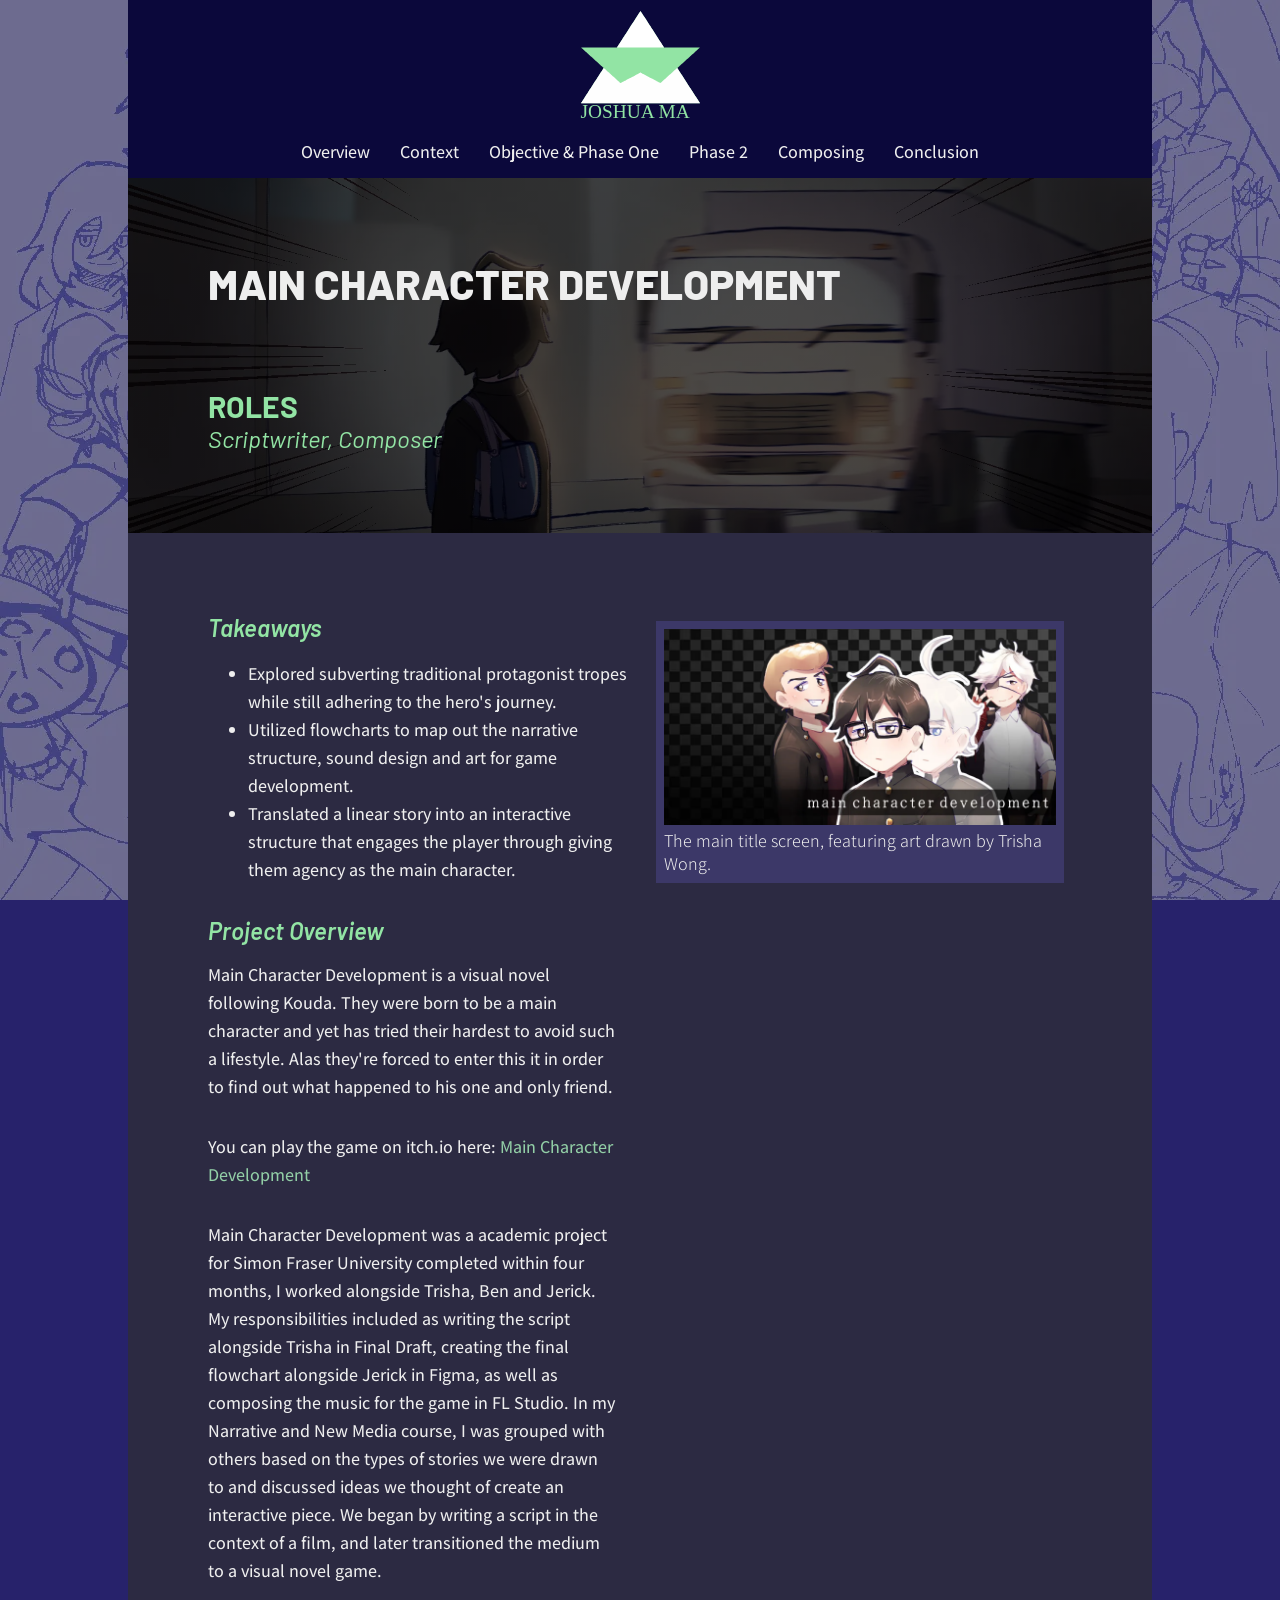
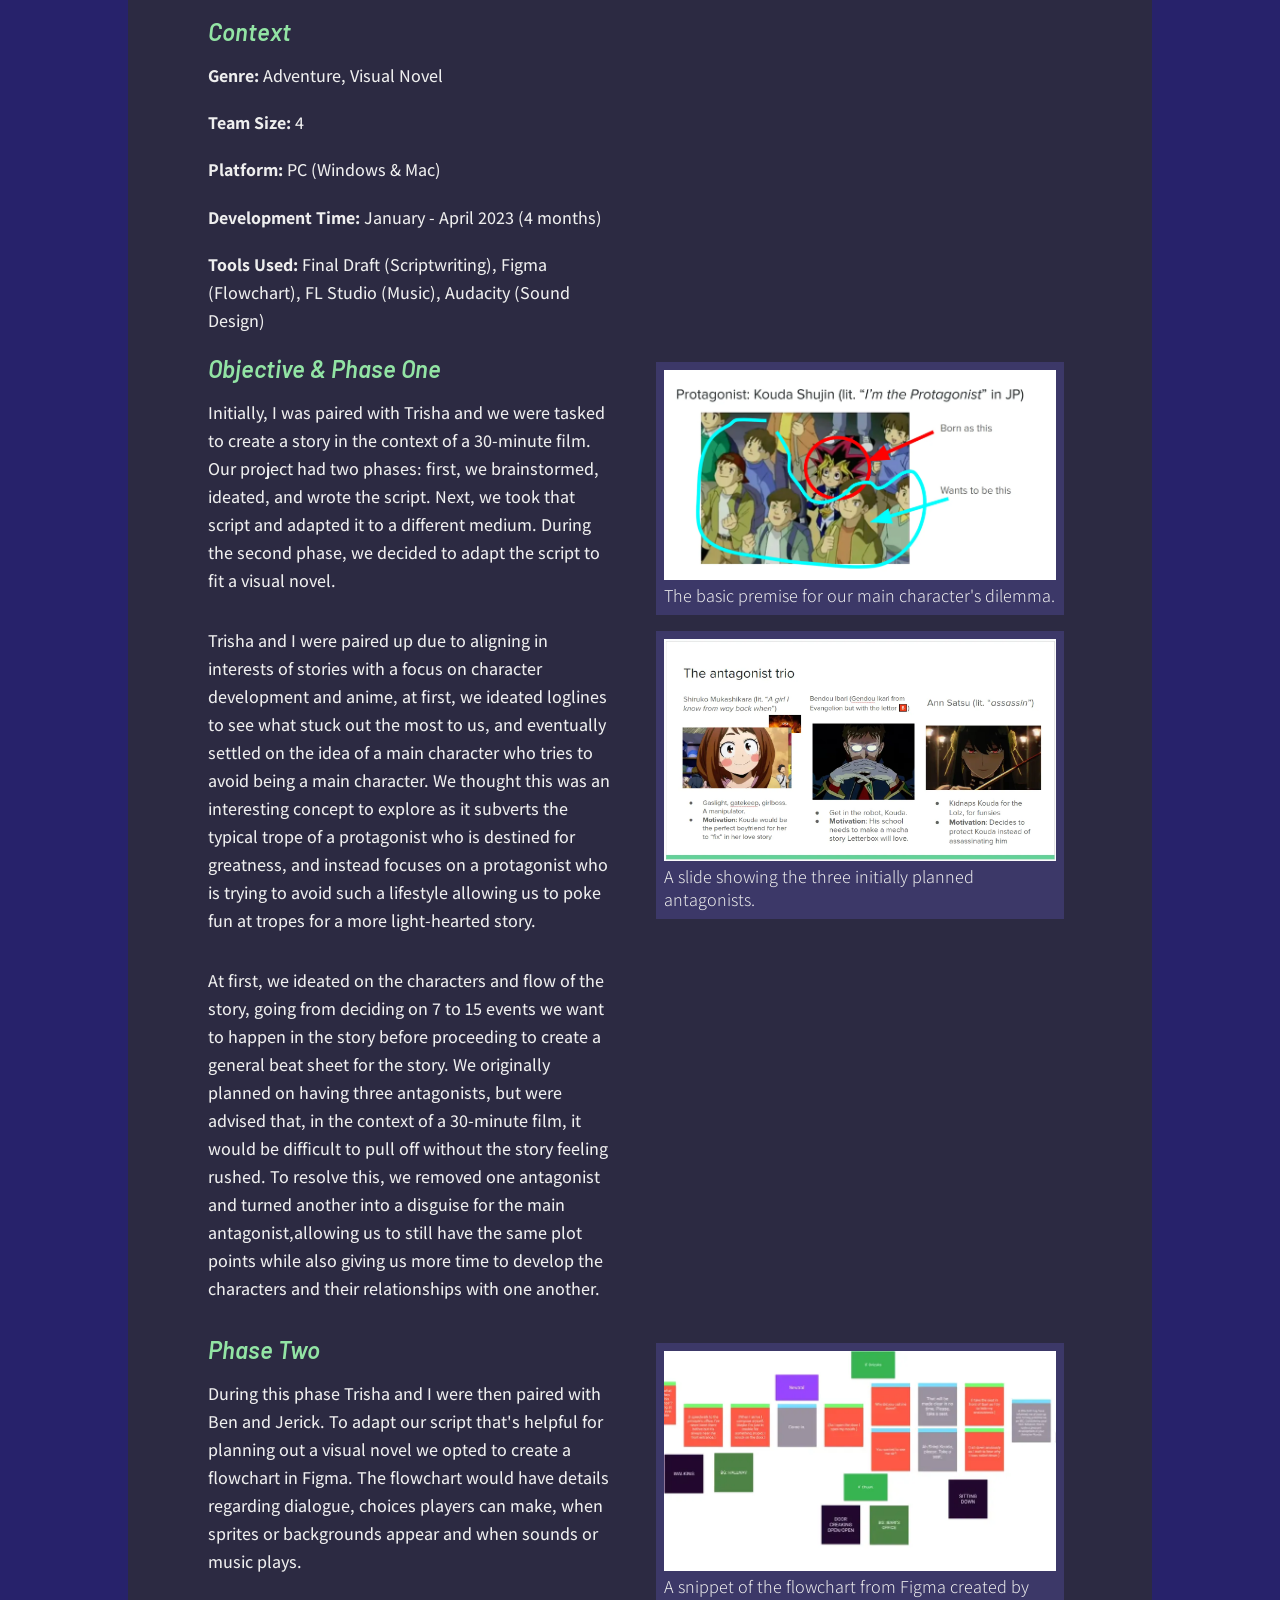
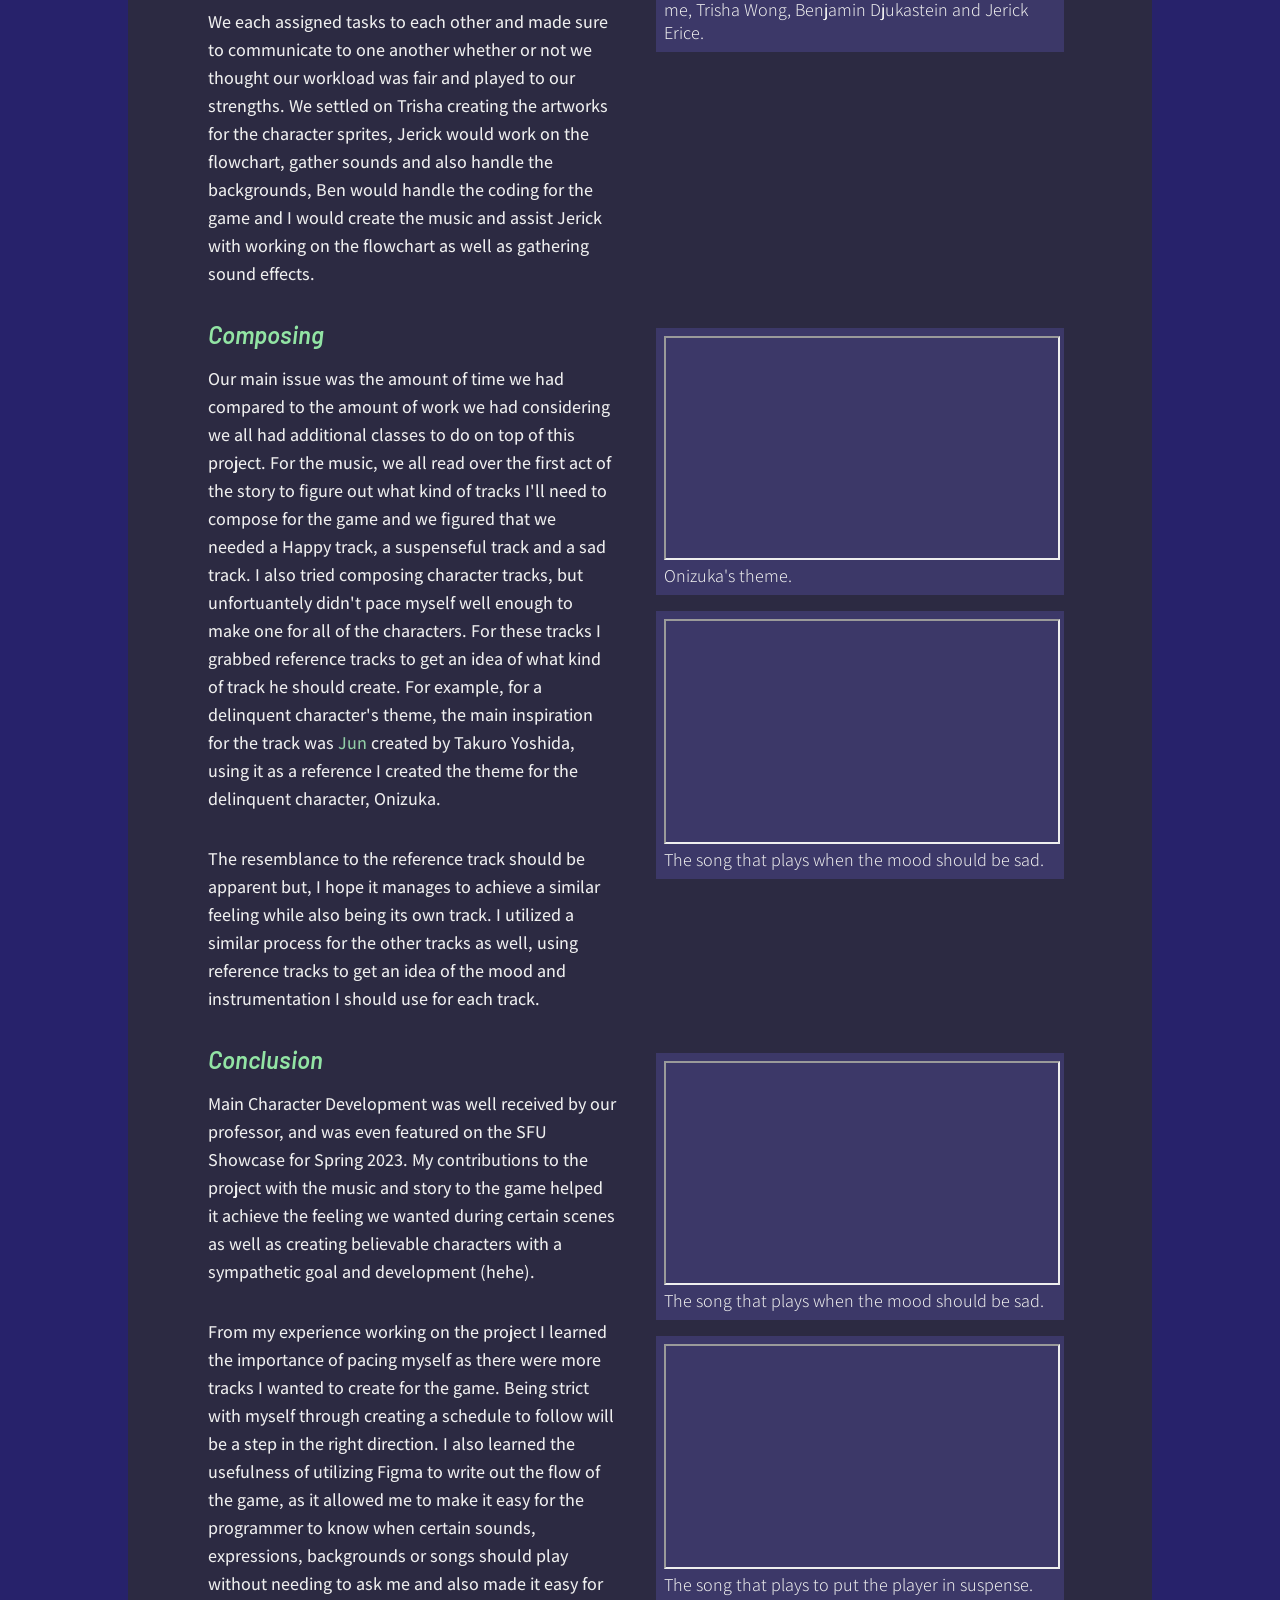
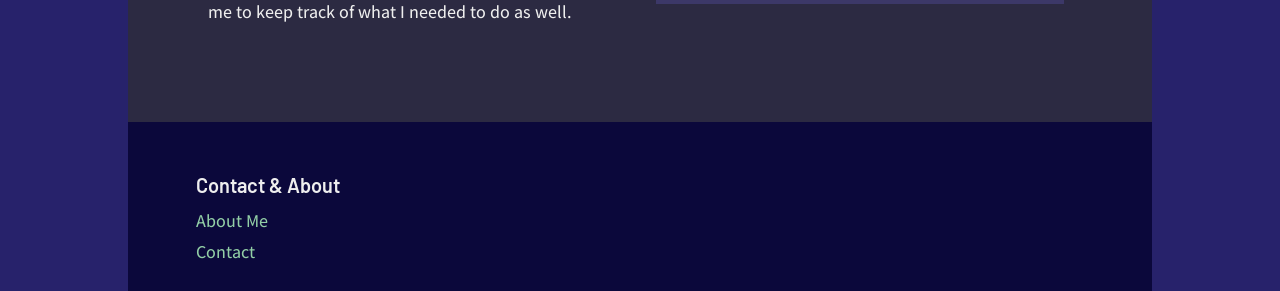
<file: mcd.html>
<!DOCTYPE html>
<html lang="en">
<head>
    <meta charset="utf-8">
    <meta name="viewport" content="width=device-width, initial-scale=1.0">
    <title>Main Character Development</title>
    <link href="css/main.css" rel="stylesheet" />
    <link href = 'css/project.css' rel = 'stylesheet'/>
    <link rel="icon" type="image/x-icon" href="assets/img/favicon.webp">
</head>

    <body>
        <div class = 'wrapper'>
        <header>
            <div class = 'headerImg'>
                <a href = 'index.html'>
                    <img src = 'assets/img/logo.svg' alt = "A logo for Joshua Ma's Portfolio."/>
                </a>
            </div>
        </header>

        <nav class = 'headerNav stickyHeader' id = 'headerNav'>       
            <a href = "#overview">Overview</a>
            <a href = "#context">Context</a>
            <a href = "#objective">Objective & Phase One</a>
            <a href = "#phase2">Phase 2</a>
            <a href = "#compose">Composing</a>
            <a href = "#conclusion">Conclusion</a>
            <button class = 'hamburger' type = 'button' aria-label = 'Open Menu'>
                <span class = 'bar'></span>
                <span class = 'bar'></span>
                <span class = 'bar'></span>
            </button>
        </nav>
        <main>

            <section class = 'projectInfo' style = "background-image: linear-gradient(rgba(0, 0, 0, 0.7), rgba(0, 0, 0, 0.7)), url('assets/img/mcd/truckKun.webp')">
                <h1>Main Character Development</h1>
                <h2>ROLES</h2>
                    <h3>Scriptwriter, Composer</h3>
            </section>

            <div class = 'projectOverview'>
                <section class = 'projectSection' id = 'overview'> <!-- Overview / Takeaways -->
                    <h3>Takeaways</h3>
                    <ul>
                        <li>Explored subverting traditional protagonist tropes while still adhering to the hero's journey.</li>
                        <li>Utilized flowcharts to map out the narrative structure, sound design and art for game development.</li>
                        <li>Translated a linear story into an interactive structure that engages the player through giving them agency as the main character.</li>
                    </ul>
                    <h3>Project Overview</h3>
                    <p>
                       Main Character Development is a visual novel following Kouda. They were born to be a main character and yet has tried their hardest to avoid such a lifestyle.
                       Alas they're forced to enter this it in order to find out what happened to his one and only friend.
                    </p>

                    <p>
                        You can play the game on itch.io here: <a href = 'https://main-character-dev.itch.io/main-character-development'>Main Character Development</a>
                    </p>

                    <p>
                        Main Character Development was a academic project for Simon Fraser University completed within four months, I worked alongside Trisha, Ben and Jerick.
                        My responsibilities included as writing the script alongside Trisha in Final Draft, creating the final flowchart alongside Jerick in Figma, as well as composing the music for the game in FL Studio.
                        In my Narrative and New Media course, I was grouped with others based on the types of stories we were drawn to and discussed ideas we thought of create an interactive piece. We began by writing a script in the context of a film, and later
                        transitioned the medium to a visual novel game.
                    </p>
                </section>

                <div class = 'figureSection'> <!-- Logo -->
                    <figure>
                        <img tabindex = '0' src = 'assets/img/mcd/title.webp' class = 'zoomImg'
                        onclick = "openModal('modal3', 'The main title screen for Main Character Development, featuring art drawn by Trisha Wong.')"
                        alt = "The main title screen for Main Character Development, featuring art drawn by Trisha Wong."
                        onkeydown = "checkKey('modal3', 'The main title screen for Main Character Development, featuring art drawn by Trisha Wong.', event)"/>
                        <figcaption>The main title screen, featuring art drawn by Trisha Wong.</figcaption>
                    </figure>
                    <div id = 'modal3' class = 'modal' role = 'dialog' aria-label = "Sketch and finalized version of the title screen for Main Character Development" aria-modal = 'true'>
                        <button class="close" onclick = "closeModal('modal3')" aria-label = 'Close modal'>&times;</button>
                        <img class = "modalImg" src = 'assets/img/mcd/title.webp' alt = "The main title screen for Main Character Development, featuring art drawn by Trisha Wong.">
                        <div class="caption"></div>
                    </div>
                </div>

                <section class = 'projectSection contextSection' id = 'context'>
                    <h3>Context</h3>
                    <p><b>Genre:</b> Adventure, Visual Novel</p>
                    <p><b>Team Size:</b> 4</p>
                    <p><b>Platform:</b> PC (Windows & Mac)</p>
                    <p><b>Development Time:</b> January - April 2023 (4 months)</p>
                    <p><b>Tools Used:</b> Final Draft (Scriptwriting), Figma (Flowchart), FL Studio (Music), Audacity (Sound Design)</p>
                </section>

                <section class = 'projectSection' id = 'objective'>
                    <h3>Objective & Phase One</h3>
                    <p>
                        Initially, I was paired with Trisha and we were tasked to create a story in the context of a 30-minute film.
                        Our project had two phases: first, we brainstormed, ideated, and wrote the script. Next, we took that script and adapted it to a different medium. During the second phase, we decided to adapt the script to fit a visual novel.
                    </p>

                    <p>
                        Trisha and I were paired up due to aligning in interests of stories with a focus on character development and anime, at first, we ideated loglines to see what stuck out the most to us, and eventually settled on the idea of a
                        main character who tries to avoid being a main character. We thought this was an interesting concept to explore as it subverts the typical trope of a protagonist who is destined for greatness,
                        and instead focuses on a protagonist who is trying to avoid such a lifestyle allowing us to poke fun at tropes for a more light-hearted story.
                    </p>

                    <p>
                        At first, we ideated on the characters and flow of the story, going from deciding on 7 to 15 events we want to happen in the story before proceeding to create a general beat sheet for the story.
                        We originally planned on having three antagonists, but were advised that, in the context of a 30-minute film, it would be difficult to pull off without the story feeling rushed.
                        To resolve this, we removed one antagonist and turned another into a disguise for the main antagonist,allowing us to still have the same plot points while
                        also giving us more time to develop the characters and their relationships with one another.
                    </p>
                </section>

                <div class = 'figureSection'> <!-- Doc Image -->
                    <figure>
                        <img tabindex = '0' src = 'assets/img/mcd/Screenshot_151.webp' class = 'zoomImg'
                        onclick = "openModal('modal4', `The basic premise for our main character's dilemma.`)"
                        alt = "The basic premise for our main character's dilemma." loading = 'lazy'
                        onkeydown = "checkKey('modal4', `The basic premise for our main character's dilemma.`, event)"/>
                        <figcaption>The basic premise for our main character's dilemma.</figcaption>
                    </figure>
                    <div id = 'modal4' class = 'modal' role = 'dialog' aria-label = "The basic premise for our main character's dilemma." aria-modal = 'true'>
                        <button class="close" onclick = "closeModal('modal4')" aria-label = 'Close modal'>&times;</button>
                        <img class = "modalImg" src = 'assets/img/mcd/Screenshot_151.webp' alt = "The basic premise for our main character's dilemma.">
                        <div class="caption"></div>
                    </div>

                    <figure>
                        <img tabindex = '0' src = 'assets/img/mcd/antagSlide.webp' class = 'zoomImg'
                        onclick = "openModal('modal4', `A slide showing the three initially planned antagonists.`)"
                        alt = "A slide showing the three initially planned antagonists" loading = 'lazy'
                        onkeydown = "checkKey('modal4', `A slide showing the three initially planned antagonists.`, event)"/>
                        <figcaption>A slide showing the three initially planned antagonists.</figcaption>
                    </figure>
                    <div id = 'modal5' class = 'modal' role = 'dialog' aria-label = "A slide showing the three initially planned antagonists" aria-modal = 'true'>
                        <button class="close" onclick = "closeModal('modal5')" aria-label = 'Close modal'>&times;</button>
                        <img class = "modalImg" src = 'assets/img/mcd/antagSlide.webp' alt = "A slide showing the three initially planned antagonists.">
                        <div class="caption"></div>
                    </div>
                </div>

                <section class = 'projectSection' id = 'phase2'>
                    <h3>Phase Two</h3>
                    <p>
                        During this phase Trisha and I were then paired with Ben and Jerick. To adapt our script that's helpful for planning out a visual novel we opted to create a flowchart in Figma.
                        The flowchart would have details regarding dialogue, choices players can make, when sprites or backgrounds appear and when sounds or music plays.
                    </p>

                    <p>
                        We each assigned tasks to each other and made sure to communicate to one another whether or not we thought our workload was fair and played to our strengths.
                        We settled on Trisha creating the artworks for the character sprites, Jerick would work on the flowchart, gather sounds and also handle the backgrounds,
                        Ben would handle the coding for the game and I would create the music and assist Jerick with working on the flowchart as well as gathering sound effects.
                    </p>
                </section>

                <div class = 'figureSection'>
                    <figure>
                        <img tabindex = '0' src = 'assets/img/mcd/figmaFlowchart.webp' class = 'zoomImg'
                        onclick = "openModal('modal7', `A snippet of the flowchart from Figma created by me, Trisha Wong, Benjamin Djukastein and Jerick Erice.`)"
                        alt = "A snippet of the flowchart from Figma created by me, Trisha Wong, Benjamin Djukastein and Jerick Erice." loading = 'lazy'
                        onkeydown = "checkKey('modal7', `A snippet of the flowchart from Figma created by me, Trisha Wong, Benjamin Djukastein and Jerick Erice.`, event)"/>
                        <figcaption>A snippet of the flowchart from Figma created by me, Trisha Wong, Benjamin Djukastein and Jerick Erice.</figcaption>
                    </figure>
                    <div id = 'modal7' class = 'modal' role = 'dialog' aria-label = "A snippet of the flowchart from Figma created by me, Trisha Wong, Benjamin Djukastein and Jerick Erice." aria-modal = 'true'>
                        <button class="close" onclick = "closeModal('modal7')" aria-label = 'Close modal'>&times;</button>
                        <img class = "modalImg" src = 'assets/img/mcd/figmaFlowchart.webp' alt = "A snippet of the flowchart from Figma created by me, Trisha Wong, Benjamin Djukastein and Jerick Erice.">
                        <div class="caption"></div>
                    </div>
                </div> 

                <section class = 'projectSection' id = 'compose'>
                    <h3>Composing</h3>
                    <p>
                        Our main issue was the amount of time we had compared to the amount of work we had considering we all had additional classes to do on top of this project.
                        For the music, we all read over the first act of the story to figure out what kind of tracks I'll need to compose for the game and we figured that we needed a Happy track, a suspenseful track and a sad track.
                        I also tried composing character tracks, but unfortuantely didn't pace myself well enough to make one for all of the characters. 
                        For these tracks I grabbed reference tracks to get an idea of what kind of track he should create. For example, for a delinquent character's theme,
                        the main inspiration for the track was <a href = 'https://www.youtube.com/watch?v=N2ZMhkhNfcw'>Jun</a> created by Takuro Yoshida, using it as a reference I created the theme for the delinquent character, Onizuka.
                    </p>

                    <p>
                        The resemblance to the reference track should be apparent but, I hope it manages to achieve a similar feeling while also being its own track. I utilized a similar process for the other tracks as well,
                        using reference tracks to get an idea of the mood and instrumentation I should use for each track.
                    </p>
                </section>

                <div class = 'figureSection'>
                    <figure>
                        <iframe src = 'https://www.youtube.com/embed/IEJQyxwHpqk'>

                        </iframe>
                        <figcaption>Onizuka's theme.</figcaption>
                    </figure>
                    <figure>
                        <iframe src = 'https://www.youtube.com/embed/JYb0rjbuyac'>

                        </iframe>
                        <figcaption>The song that plays when the mood should be sad.</figcaption>
                    </figure>
                </div>

                <section class = 'projectSection' id = 'conclusion'>
                    <h3>Conclusion</h3>
                    <p>
                        Main Character Development was well received by our professor, and was even featured on the SFU Showcase for Spring 2023.
                        My contributions to the project with the music and story to the game helped it achieve the feeling we wanted during certain scenes
                        as well as creating believable characters with a sympathetic goal and development (hehe).
                    </p>

                    <p>
                        From my experience working on the project I learned the importance of pacing myself as there were more tracks I wanted to create for the game.
                        Being strict with myself through creating a schedule to follow will be a step in the right direction. I also learned the usefulness of utilizing Figma
                        to write out the flow of the game, as it allowed me to make it easy for the programmer to know when certain sounds, expressions, backgrounds or songs should
                        play without needing to ask me and also made it easy for me to keep track of what I needed to do as well.
                    </p>
                </section>

                <div class = 'figureSection'>
                    <figure>
                        <iframe src = 'https://www.youtube.com/embed/FpuRSHZmYas'>

                        </iframe>
                        <figcaption>The song that plays when the mood should be sad.</figcaption>
                    </figure>
                    <figure>
                        <iframe src = 'https://www.youtube.com/embed/vpUkmsuHUeI'>

                        </iframe>
                        <figcaption>The song that plays to put the player in suspense.</figcaption>
                    </figure>
                </div>
            </div>
        </main>

        <div class = 'bgContainer' aria-hidden = 'true'>
            <div class = 'scrollBGLEFT'></div>
            <div class = 'scrollBGRIGHT'></div>
        </div>

        <script src = 'js/script.js'></script>

        <footer>
            <div class = 'navFooter'>
                <div class = 'footerSection'>
                    <h4>Contact & About</h4>
                    <a href="./about.html">About Me</a>
                    <a href="./about.html#contact">Contact</a>
                </div>
            </div>
        </footer>
        </div>
    </body>
</html>
</file>
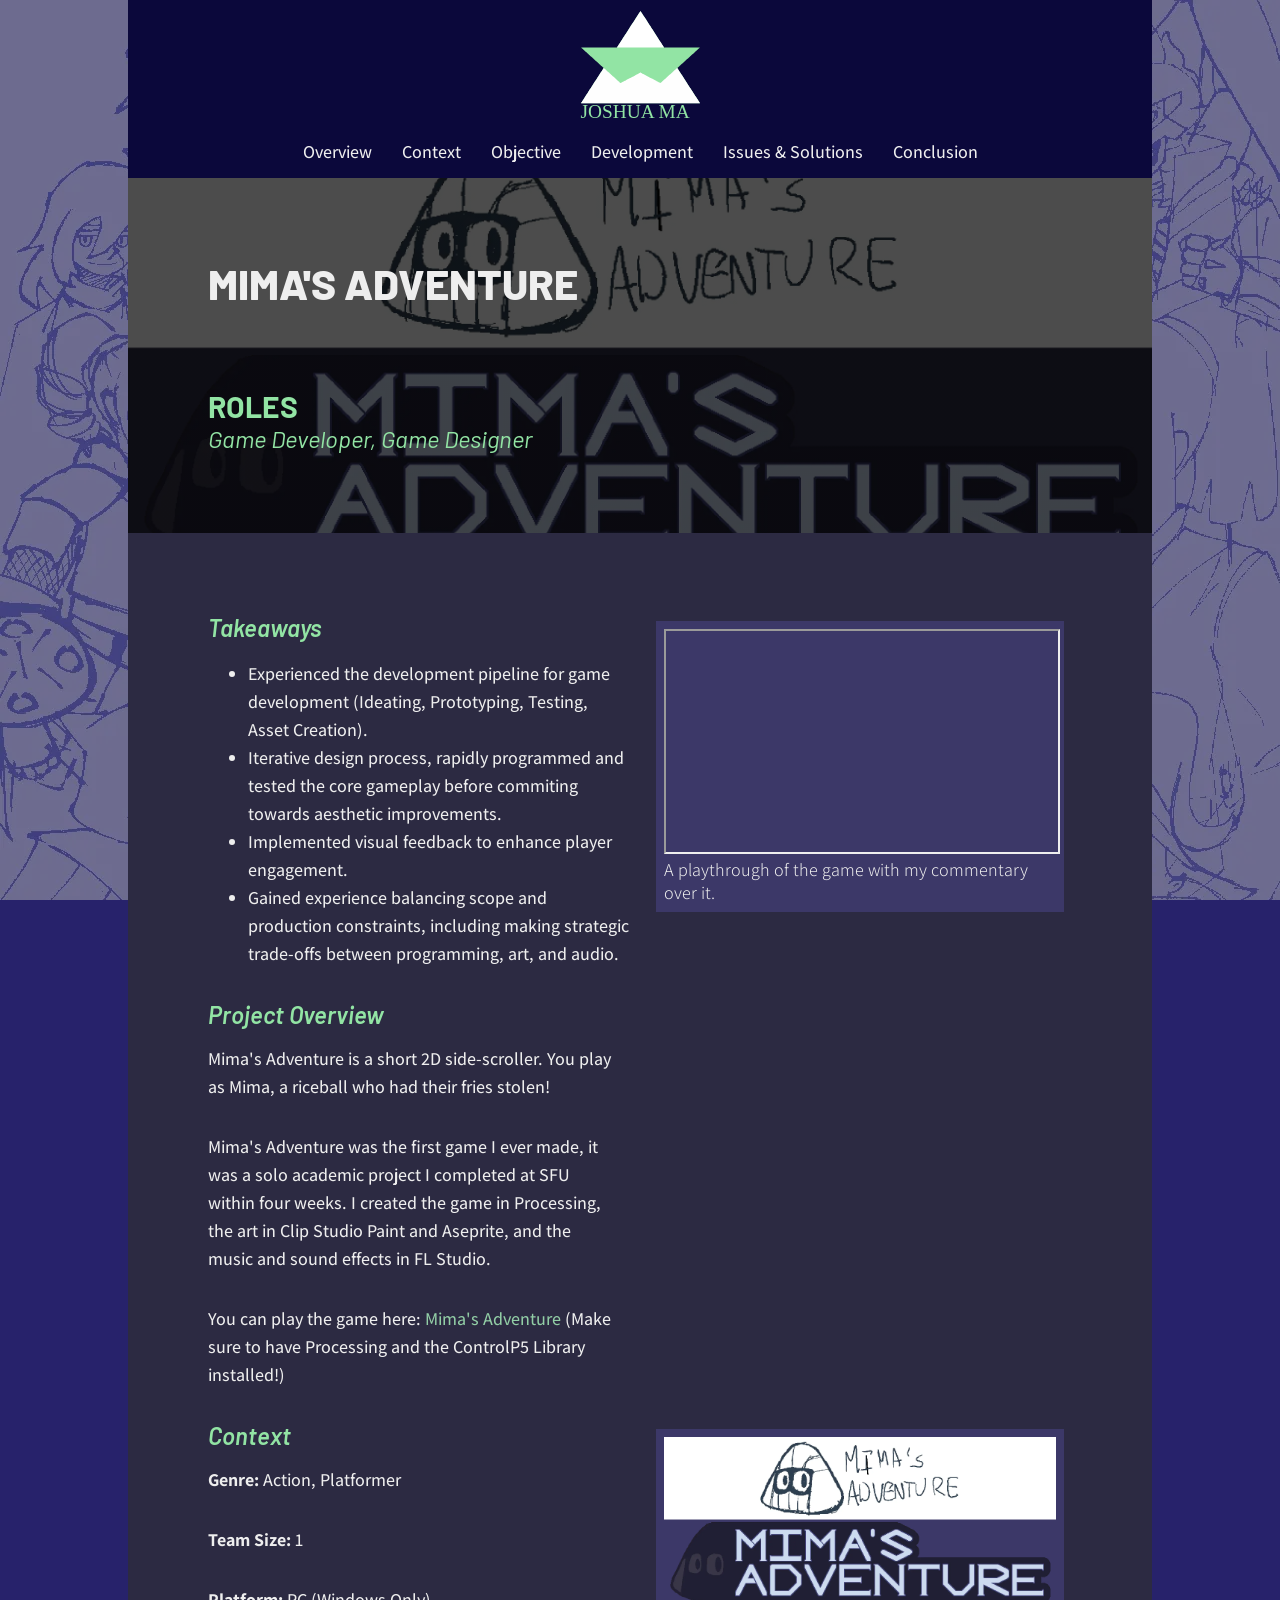
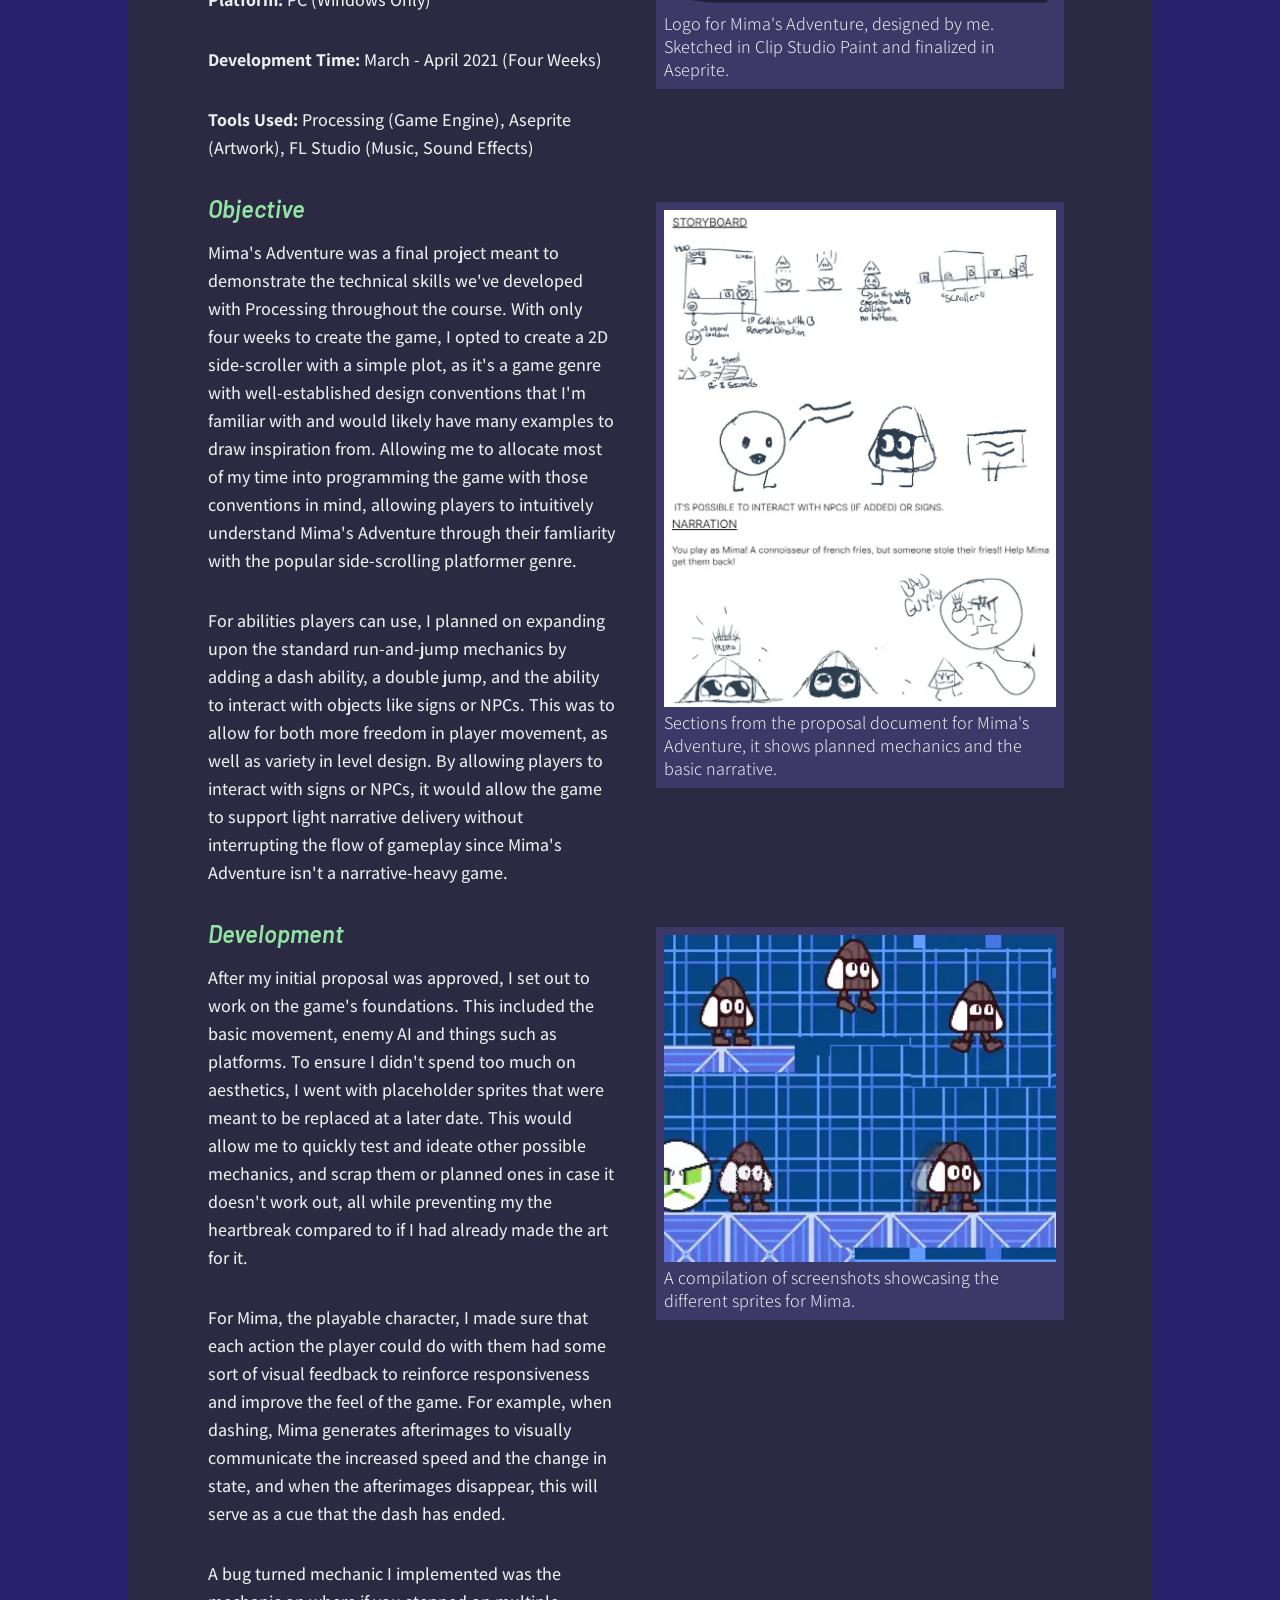
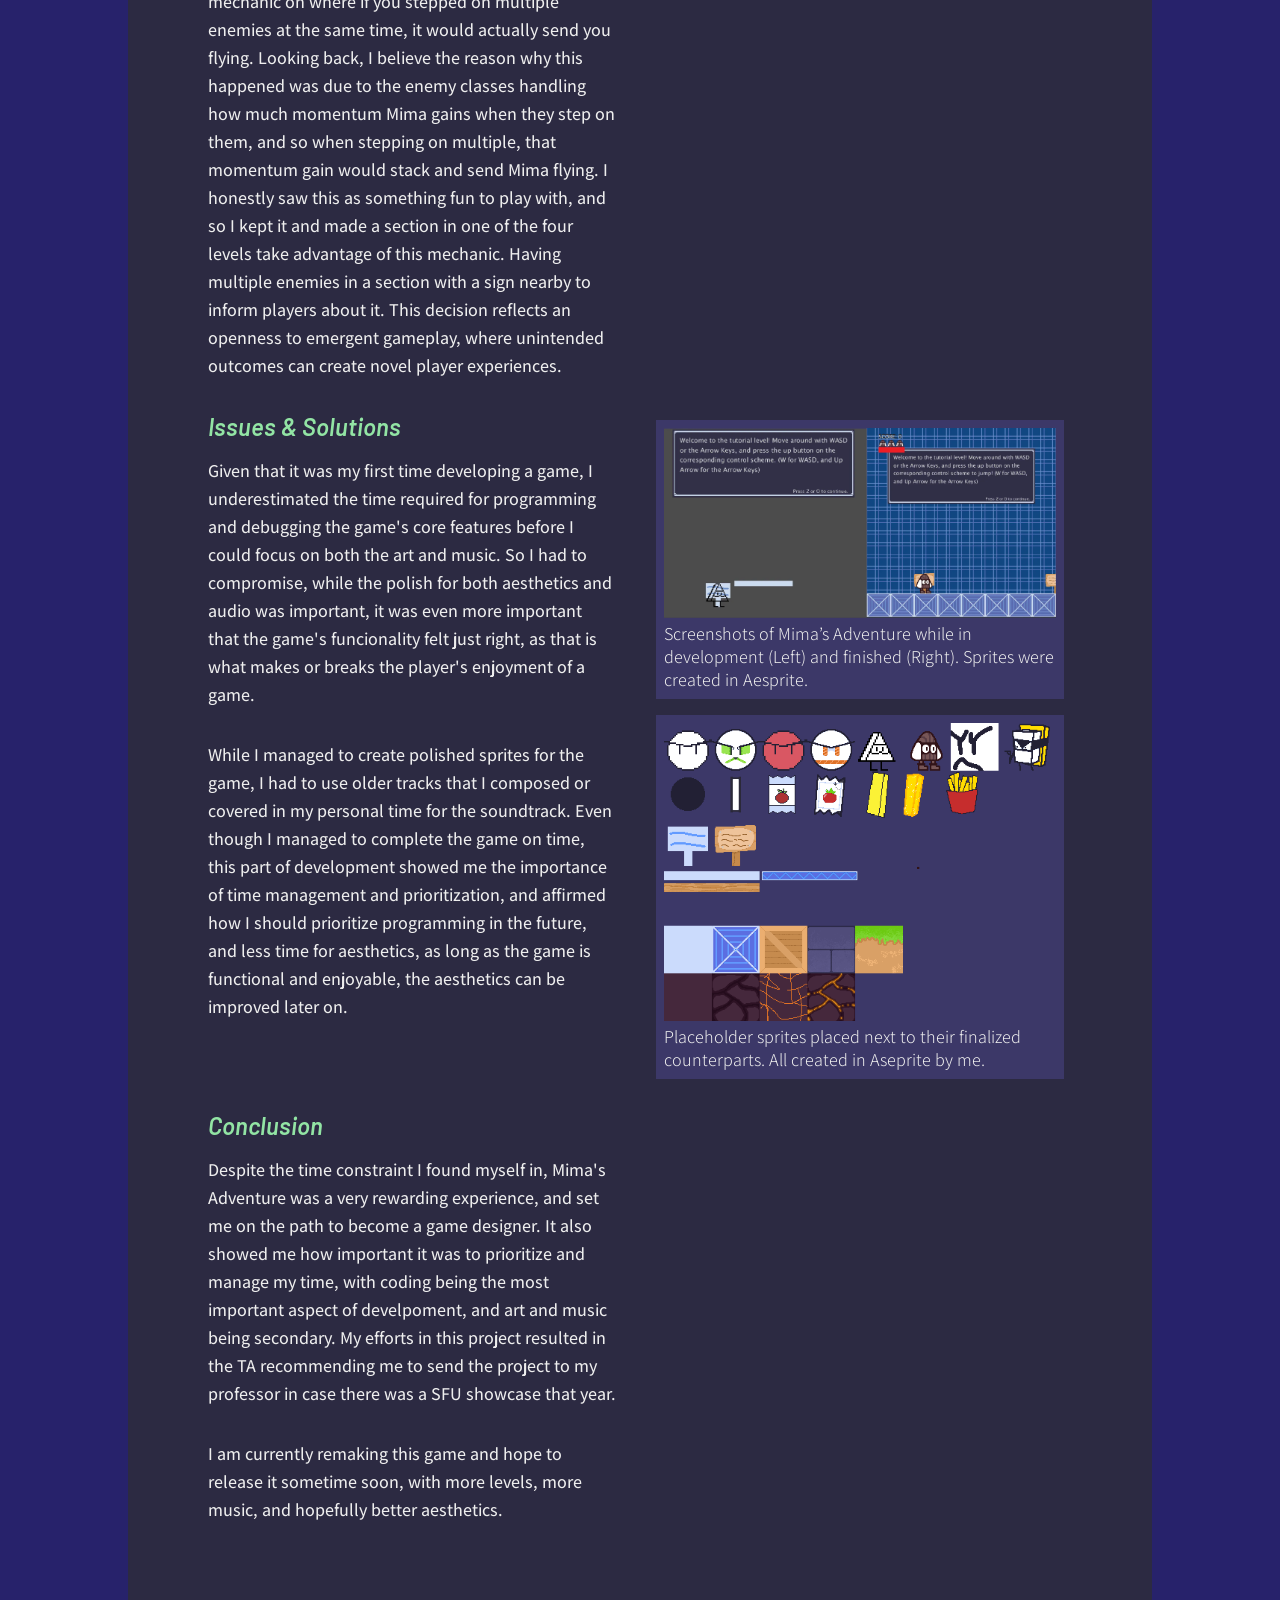
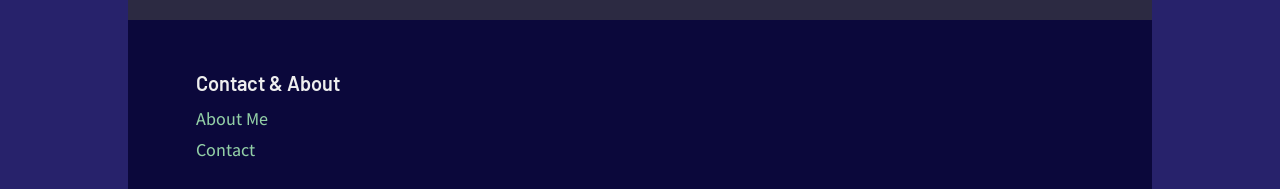
<file: mima.html>
<!DOCTYPE html>
<html lang="en">
<head>
    <meta charset="utf-8">
    <meta name="viewport" content="width=device-width, initial-scale=1.0">
    <title>Mima's Adventure</title>
    <link href="css/main.css" rel="stylesheet" />
    <link href = 'css/project.css' rel = 'stylesheet'/>
    <link rel="icon" type="image/x-icon" href="assets/img/favicon.webp">
</head>

    <body>
        <div class = 'wrapper'>
        <header>
            <div class = 'headerImg'>
                <a href = 'index.html'>
                    <img src = 'assets/img/logo.svg' alt = "A logo for Joshua Ma's Portfolio."/>
                </a>
            </div>
        </header>

        <nav class = 'headerNav stickyHeader' id = 'headerNav'>       
            <a href = "#overview">Overview</a>
            <a href = "#context">Context</a>
            <a href = "#objective">Objective</a>
            <a href = "#development">Development</a>
            <a href = "#issues">Issues & Solutions</a>
            <a href = "#conclusion">Conclusion</a>
            <button class = 'hamburger' type = 'button' aria-label = 'Open Menu'>
                <span class = 'bar'></span>
                <span class = 'bar'></span>
                <span class = 'bar'></span>
            </button>
        </nav>
        <main>

            <section class = 'projectInfo' style = "background-image: linear-gradient(rgba(0, 0, 0, 0.7), rgba(0, 0, 0, 0.7)), url('assets/img/mima/mimaLogo.webp')">
                <h1>Mima's Adventure</h1>
                <h2>ROLES</h2>
                    <h3>Game Developer, Game Designer</h3>
            </section>

            <div class = 'projectOverview'>
                <section class = 'projectSection' id = 'overview'> <!-- Overview / Takeaways -->
                    <h3>Takeaways</h3>
                    <ul>
                        <li>Experienced the development pipeline for game development (Ideating, Prototyping, Testing, Asset Creation).</li>
                        <li>Iterative design process, rapidly programmed and tested the core gameplay before commiting towards aesthetic improvements.</li>
                        <li>Implemented visual feedback to enhance player engagement.</li>
                        <li>Gained experience balancing scope and production constraints, including making strategic trade-offs between programming, art, and audio.</li>
                    </ul>
                    <h3>Project Overview</h3>
                    <p>
                        Mima's Adventure is a short 2D side-scroller. You play as Mima, a riceball who had their fries stolen!
                    </p>

                    <p>
                        Mima's Adventure was the first game I ever made, it was a solo academic project I completed at SFU within four weeks. I created the game in Processing, the art in Clip Studio Paint and
                        Aseprite, and the music and sound effects in FL Studio. 
                    </p>

                    <p>
                        You can play the game here: <a href = 'https://drive.google.com/file/d/1-_vdiw3a2MrU-HT-g6xxXvjMiEygvlP5/view'>Mima's Adventure</a> (Make sure to have Processing and the ControlP5 Library installed!)
                    </p>
                </section>

                <div class = 'figureSection'> <!-- Logo -->
                    <figure>
                        <iframe src = 'https://www.youtube.com/embed/E3mrSLTzGvk'>

                        </iframe>
                        <figcaption>A playthrough of the game with my commentary over it.</figcaption>
                    </figure>
                </div>

                <section class = 'projectSection' id = 'context'>
                    <h3>Context</h3>
                    <p><b>Genre:</b> Action, Platformer</p>
                    <p><b>Team Size:</b> 1</p>
                    <p><b>Platform:</b> PC (Windows Only)</p>
                    <p><b>Development Time:</b> March - April 2021 (Four Weeks)</p>
                    <p><b>Tools Used:</b> Processing (Game Engine), Aseprite (Artwork), FL Studio (Music, Sound Effects)</p>
                </section>

                <div class = 'figureSection'> <!-- Logo -->
                    <figure>
                        <img tabindex = '0' src = 'assets/img/mima/mimaLogo.webp' srcset = 'assets/img/mima/mimaLogo_1x.webp 1x, assets/img/mima/mimaLogo_2x.webp 2x, assets/img/mima/mimaLogo_3x.webp 3x, assets/img/mima/mimaLogo_4x.webp 4x' class = 'zoomImg'
                        onclick = "openModal('modal3', 'A sketch and finalized version of the logo for the game, designed by me. Sketched in Clip Studio Paint and finalized in Aseprite.')"
                        alt = "A sketch and finalized version of the logo for the Mima's Adventure."
                        onkeydown = "checkKey('modal3', 'A sketch and finalized version of the logo for the game, designed by me. Sketched in Clip Studio Paint and finalized in Aseprite.', event)"/>
                        <figcaption>Logo for Mima's Adventure, designed by me. Sketched in Clip Studio Paint and finalized in Aseprite.</figcaption>
                    </figure>
                    <div id = 'modal3' class = 'modal' role = 'dialog' aria-label = "Sketch and finalized version of the logo for Mima's Adventure" aria-modal = 'true'>
                        <button class="close" onclick = "closeModal('modal3')" aria-label = 'Close modal'>&times;</button>
                        <img class = "modalImg" src = 'assets/img/mima/mimaLogo.webp' srcset = 'assets/img/mima/mimaLogo_1x.webp 1x, assets/img/mima/mimaLogo_2x.webp 2x, assets/img/mima/mimaLogo_3x.webp 3x, assets/img/mima/mimaLogo_4x.webp 4x' alt = "Logo for Mima's Adventure, designed by me. Sketched in Clip Studio Paint and finalized in Aseprite.">
                        <div class="caption"></div>
                    </div>
                </div>

                <section class = 'projectSection' id = 'objective'>
                    <h3>Objective</h3>
                    <p>
                        Mima's Adventure was a final project meant to demonstrate the technical skills we've developed with Processing throughout the course. With only four weeks to create the game, I
                        opted to create a 2D side-scroller with a simple plot, as it's a game genre with well-established design conventions that I'm familiar with and
                        would likely have many examples to draw inspiration from. Allowing me to allocate most of my time into programming the game with those conventions in mind, allowing players to intuitively
                        understand Mima's Adventure through their famliarity with the popular side-scrolling platformer genre.
                    </p>

                    <p>
                        For abilities players can use, I planned on expanding upon the standard run-and-jump mechanics by adding a dash ability, a double jump, and the ability to interact with objects like signs or NPCs.
                        This was to allow for both more freedom in player movement, as well as variety in level design. By allowing players to interact with signs or NPCs, it would allow the game to support light
                        narrative delivery without interrupting the flow of gameplay since Mima's Adventure isn't a narrative-heavy game.
                    </p>
                </section>

                <div class = 'figureSection'> <!-- Doc Image -->
                    <figure>
                        <img tabindex = '0' src = 'assets/img/mima/mimaDoc.webp' srcset = 'assets/img/mima/mimaDoc_1x.webp 1x, assets/img/mima/mimaDoc_2x.webp 2x, assets/img/mima/mimaDoc_3x.webp 3x, assets/img/mima/mimaDoc_4x.webp 4x' class = 'zoomImg'
                        onclick = "openModal('modal4', `Sections from the propoal document for Mima's Adventure, it shows planned mechanics and the basic narrative.`)"
                        alt = "Proposal document for Mima's Adventure, it shows planned mechanics and the basic narrative." loading = 'lazy'
                        onkeydown = "checkKey('modal4', `Sections from the proposal document for Mima's Adventure, it shows planned mechanics and the basic narrative.`, event)"/>
                        <figcaption>Sections from the proposal document for Mima's Adventure, it shows planned mechanics and the basic narrative.</figcaption>
                    </figure>
                    <div id = 'modal4' class = 'modal' role = 'dialog' aria-label = "Sections from the proposal document for Mima's Adventure" aria-modal = 'true'>
                        <button class="close" onclick = "closeModal('modal4')" aria-label = 'Close modal'>&times;</button>
                        <img class = "modalImg" src = 'assets/img/mima/mimaDoc.webp' srcset = 'assets/img/mima/mimaDoc_1x.webp 1x, assets/img/mima/mimaDoc_2x.webp 2x, assets/img/mima/mimaDoc_3x.webp 3x, assets/img/mima/mimaDoc_4x.webp 4x' alt = "Sections from the propoal document for Mima's Adventure, it shows planned mechanics and the basic narrative.">
                        <div class="caption"></div>
                    </div>
                </div>

                <section class = 'projectSection' id = 'development'>
                    <h3>Development</h3>
                    <p>
                        After my initial proposal was approved, I set out to work on the game's foundations. This included the basic movement, enemy AI and things such as platforms. To ensure I didn't spend too much 
                        on aesthetics, I went with placeholder sprites that were meant to be replaced at a later date. This would allow me to quickly test and ideate other possible mechanics, and scrap them or planned ones
                        in case it doesn't work out, all while preventing my the heartbreak compared to if I had already made the art for it.
                    </p>

                    <p>
                        For Mima, the playable character, I made sure that each action the player could do with them had some sort of visual feedback to reinforce responsiveness and improve the feel of the game.
                        For example, when dashing, Mima generates afterimages to visually communicate the increased speed and the change in state, and when the afterimages disappear, this will serve as a cue that
                        the dash has ended.
                    </p>

                    <p>
                        A bug turned mechanic I implemented was the mechanic on where if you stepped on multiple enemies at the same time, it would actually send you flying. Looking back, I believe the reason why this
                        happened was due to the enemy classes handling how much momentum Mima gains when they step on them, and so when stepping on multiple, that momentum gain would stack and send Mima flying.
                        
                        I honestly saw this as something fun to play with, and so I kept it and made a section in one of the four levels take advantage of this mechanic. Having multiple enemies in a section with a sign
                        nearby to inform players about it. This decision reflects an openness to emergent gameplay, where unintended outcomes can create novel player experiences.
                    </p>
                </section>

                <div class = 'figureSection'> <!-- Gameplay Image -->
                    <figure>
                        <img tabindex = '0' src = 'assets/img/mima/mimaSprites.webp' class = 'zoomImg'
                        onclick = "openModal('modal7', `A compilation of screenshots showcasing the different sprites for Mima.`)"
                        alt = "A compilation of screenshots showcasing the different sprites for Mima." loading = 'lazy'
                        onkeydown = "checkKey('modal7', `A compilation of screenshots showcasing the different sprites for Mima.`, event)"/>
                        <figcaption>A compilation of screenshots showcasing the different sprites for Mima.</figcaption>
                    </figure>
                    <div id = 'modal7' class = 'modal' role = 'dialog' aria-label = "Screenshot of Mima's Adventure during development" aria-modal = 'true'>
                        <button class="close" onclick = "closeModal('modal7')" aria-label = 'Close modal'>&times;</button>
                        <img class = "modalImg" src = 'assets/img/mima/mimaSprites.webp' alt = "A compilation of screenshots showcasing the different sprites for Mima.">
                        <div class="caption"></div>
                    </div>
                </div> 

                <section class = 'projectSection' id = 'issues'>
                    <h3>Issues & Solutions</h3>
                    <p>
                        Given that it was my first time developing a game, I underestimated the time required for programming and debugging the game's core features
                        before I could focus on both the art and music. So I had to compromise, while the polish for both aesthetics and audio was important, it was even
                        more important that the game's funcionality felt just right, as that is what makes or breaks the player's enjoyment of a game.
                    </p>

                    <p>
                        While I managed to create polished sprites for the game, I had to use older tracks that I composed or covered in my personal time for the soundtrack.
                        Even though I managed to complete the game on time, this part of development showed me the importance of time management and prioritization,
                        and affirmed how I should prioritize programming in the future, and less time for aesthetics, as long as the game is functional and enjoyable, the aesthetics can be improved later on.
                    </p>
                </section>

                <div class = 'figureSection'> <!-- Art Image -->
                    <figure>
                        <img tabindex = '0' src = 'assets/img/mima/mimab4after.webp' srcset = 'assets/img/mima/mimab4after_1x.webp 1x, assets/img/mima/mimab4after_2x.webp 2x, assets/img/mima/mimab4after_3x.webp 3x, assets/img/mima/mimab4after_4x.webp 4x' class = 'zoomImg'
                        onclick = "openModal('modal5', `Screenshots of Mima’s Adventure while in development (Left) and finished (Right). Sprites were created in Aesprite.`)"
                        alt = "Screenshots of Mima’s Adventure while in development (Left) and finished (Right). Sprites were created in Aesprite." loading = 'lazy'
                        onkeydown = "checkKey('modal5', `Screenshots of Mima’s Adventure while in development (Left) and finished (Right). Sprites were created in Aesprite.`, event)"/>
                        <figcaption>Screenshots of Mima’s Adventure while in development (Left) and finished (Right). Sprites were created in Aesprite.</figcaption>
                    </figure>
                    <div id = 'modal5' class = 'modal' role = 'dialog' aria-label = "Screenshots of Mima's Adventure while in development" aria-modal = 'true'>
                        <button class="close" onclick = "closeModal('modal5')" aria-label = 'Close modal'>&times;</button>
                        <img class = "modalImg" src = 'assets/img/mima/mimab4after.webp' srcset = 'assets/img/mima/mimab4after_1x.webp 1x, assets/img/mima/mimab4after_2x.webp 2x, assets/img/mima/mimab4after_3x.webp 3x, assets/img/mima/mimab4after_4x.webp 4x' alt = "Screenshots of Mima’s Adventure while in development (Left) and finished (Right). Sprites were created in Aesprite.">
                        <div class="caption"></div>
                    </div>

                    <figure>
                        <img tabindex = '0' src = 'assets/img/mima/compare.gif' srcset = 'assets/img/mima/compare_1x.gif 1x, assets/img/mima/compare_2x.gif 2x, assets/img/mima/compare_3x.gif 3x, assets/img/mima/compare_4x.gif 4x' class = 'zoomImg'
                        onclick = "openModal('modal6', `Placeholder sprites placed next to their finalized counterparts. All created in Aseprite by me.`)"
                        alt = "Placeholder sprites placed next to their finalized counterparts. All created in Aseprite by me." loading = 'lazy'
                        onkeydown = "checkKey('modal6', `Placeholder sprites placed next to their finalized counterparts. All created in Aseprite by me.`, event)"/>
                        <figcaption>Placeholder sprites placed next to their finalized counterparts. All created in Aseprite by me.</figcaption>
                    </figure>
                    <div id = 'modal6' class = 'modal' role = 'dialog' aria-label = "Placeholder sprites placed next to their finalized counterparts" aria-modal = 'true'>
                        <button class="close" onclick = "closeModal('modal6')" aria-label = 'Close modal'>&times;</button>
                        <img class = "modalImg" src = 'assets/img/mima/compare.gif' srcset = 'assets/img/mima/compare_1x.gif 1x, assets/img/mima/compare_2x.gif 2x, assets/img/mima/compare_3x.gif 3x, assets/img/mima/compare_4x.gif 4x' alt = "Placeholder sprites placed next to their finalized counterparts. All created in Aseprite by me.">
                        <div class="caption"></div>
                    </div>
                </div>

                <section class = 'projectSection' id = 'conclusion'>
                    <h3>Conclusion</h3>
                    <p>
                        Despite the time constraint I found myself in, Mima's Adventure was a very rewarding experience, and set me on the path to become a game designer. It also showed me how important it was to
                        prioritize and manage my time, with coding being the most important aspect of develpoment, and art and music being secondary.
                        
                        My efforts in this project resulted in the TA
                        recommending me to send the project to my professor in case there was a SFU showcase that year.
                    </p>

                    <p>
                        I am currently remaking this game and hope to release it sometime soon, with more levels, more music, and hopefully better aesthetics.
                    </p>
                </section>
            </div>
        </main>

        <div class = 'bgContainer' aria-hidden = 'true'>
            <div class = 'scrollBGLEFT'></div>
            <div class = 'scrollBGRIGHT'></div>
        </div>

        <script src = 'js/script.js'></script>

        <footer>
            <div class = 'navFooter'>
                <div class = 'footerSection'>
                    <h4>Contact & About</h4>
                    <a href="./about.html">About Me</a>
                    <a href="./about.html#contact">Contact</a>
                </div>
            </div>
        </footer>
        </div>
    </body>
</html>
</file>
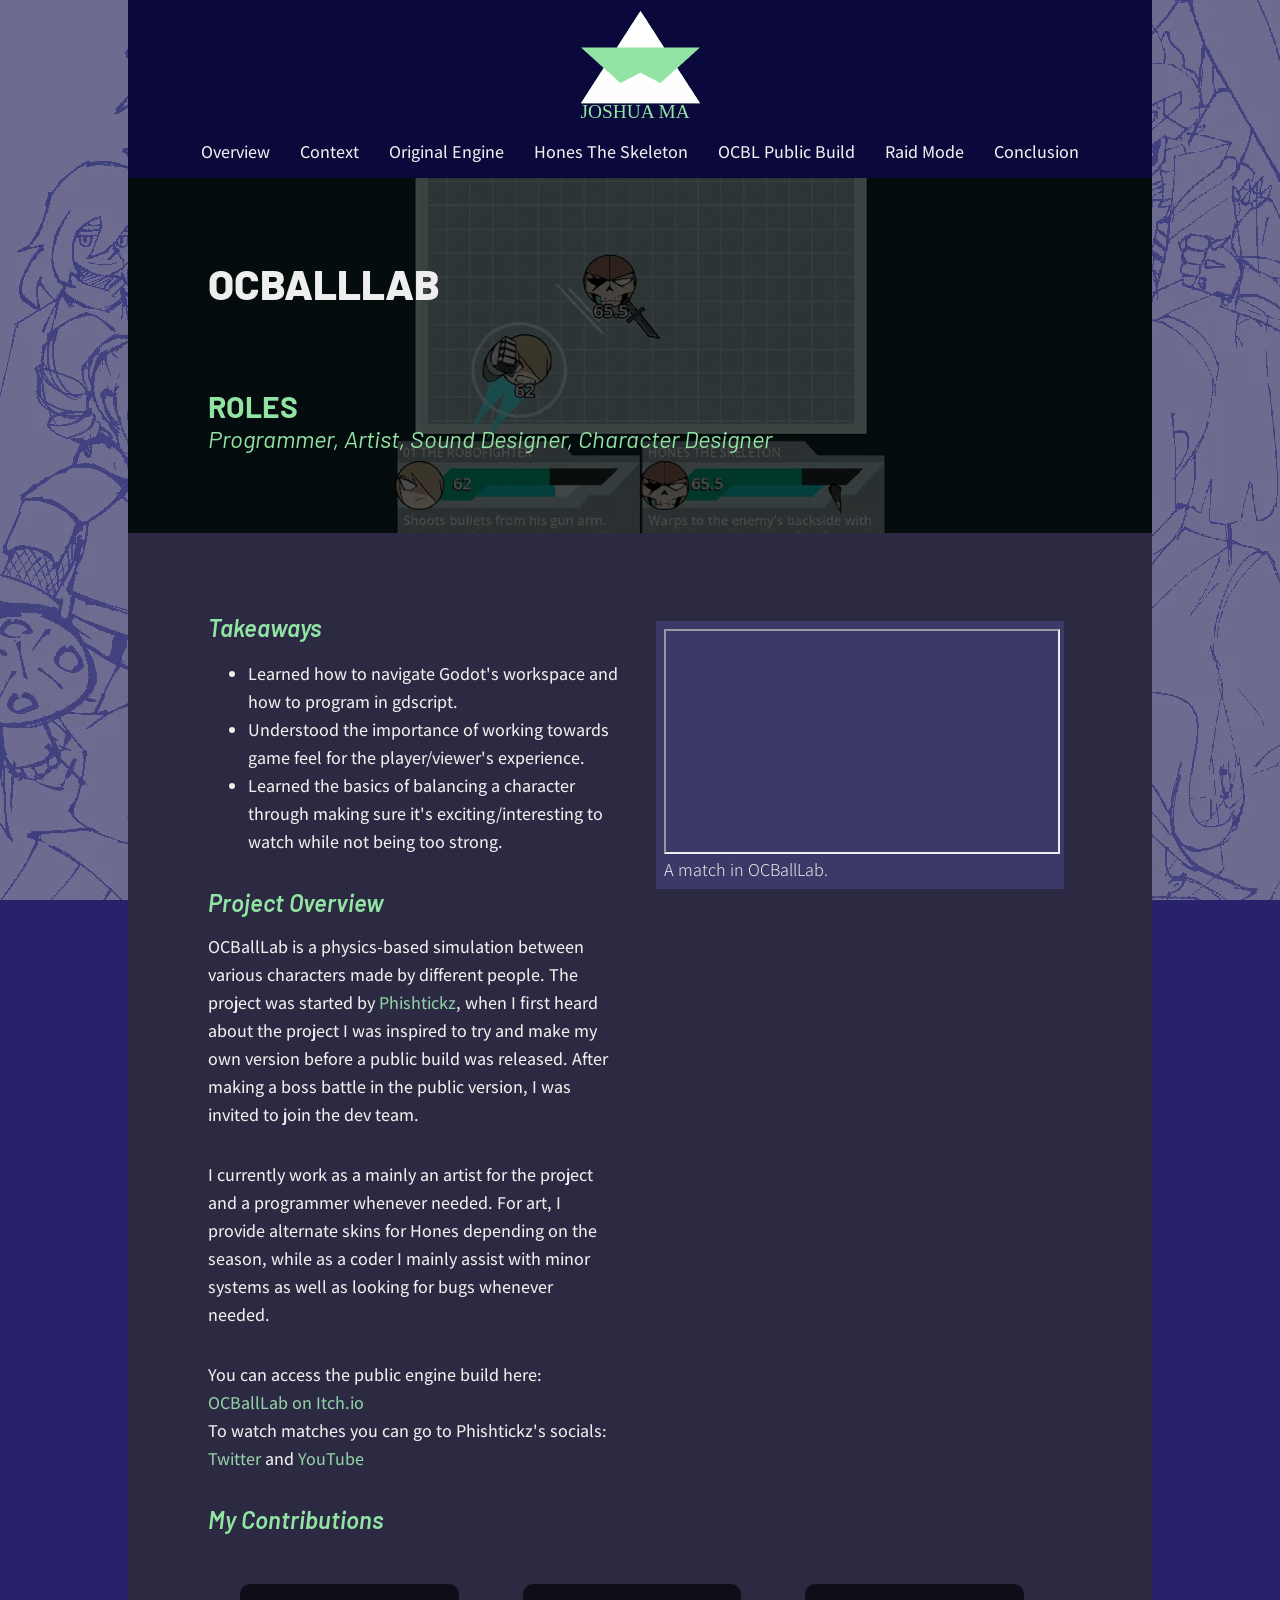
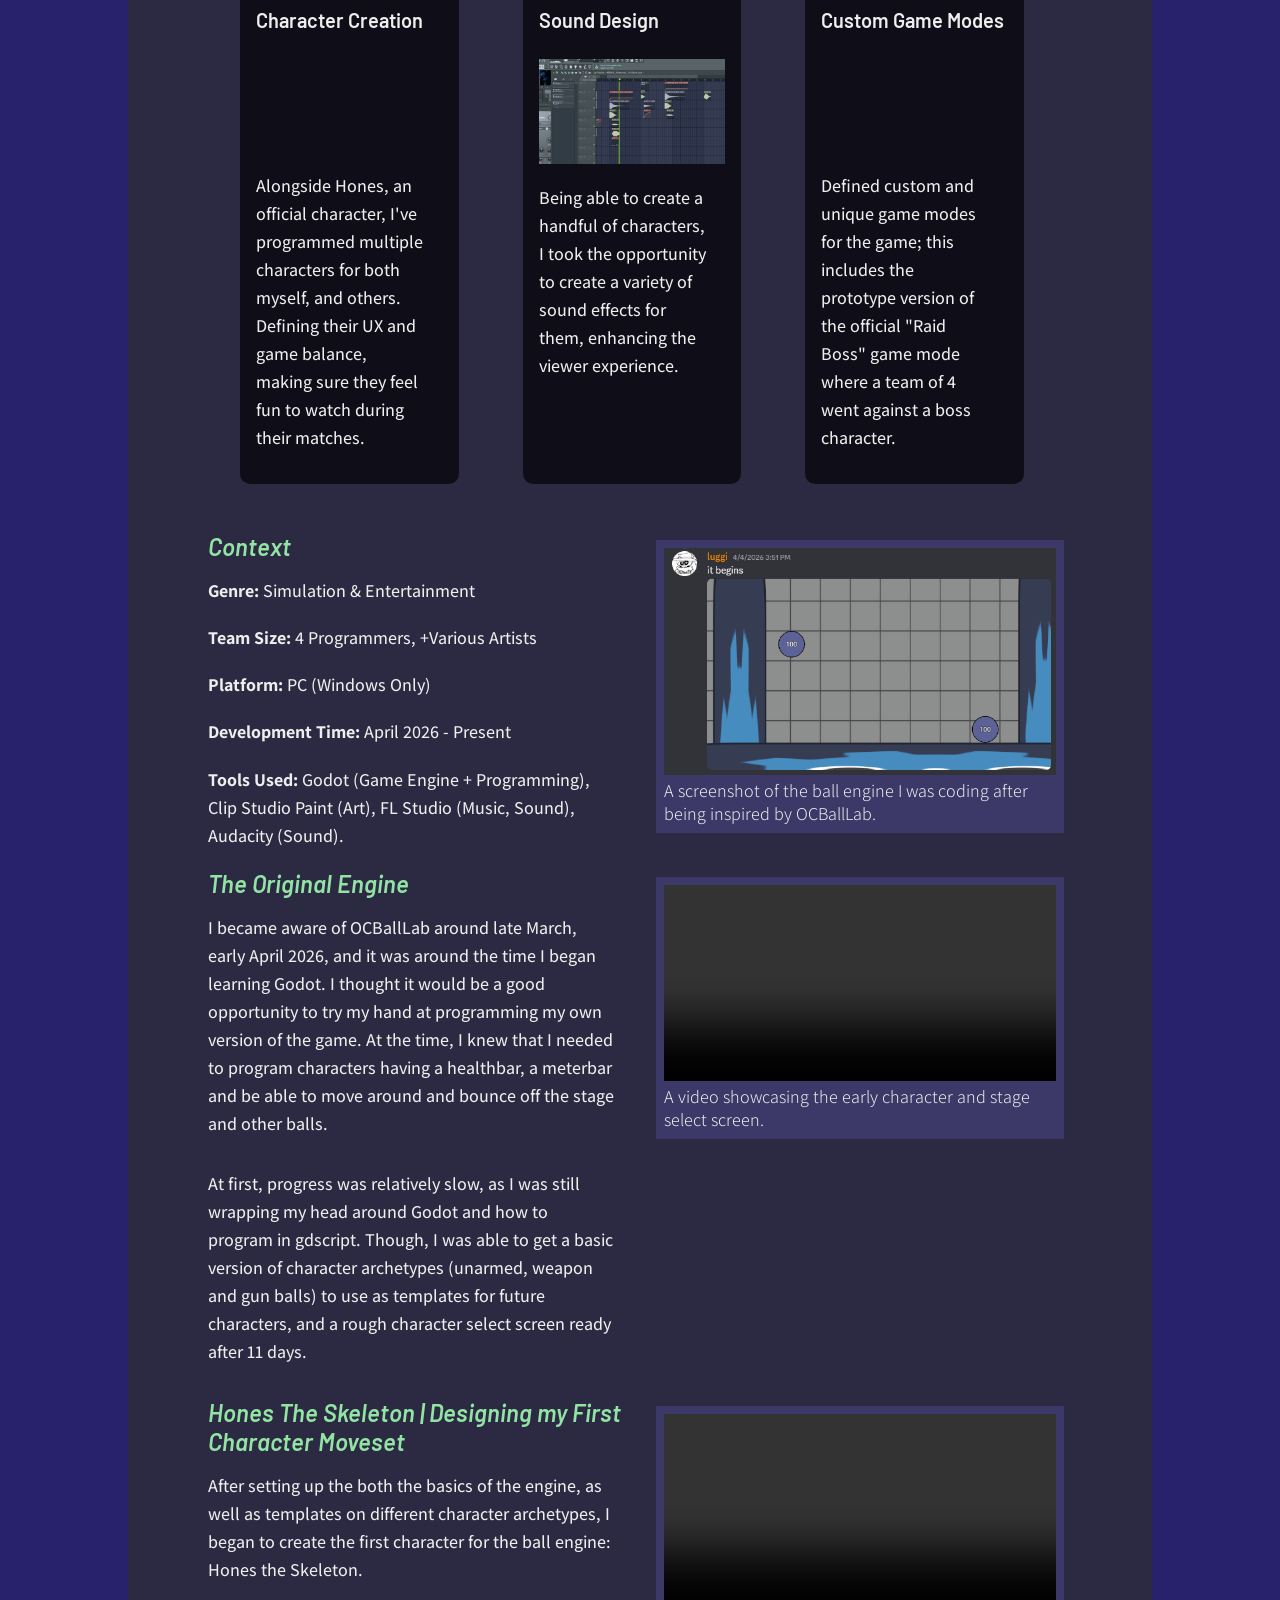
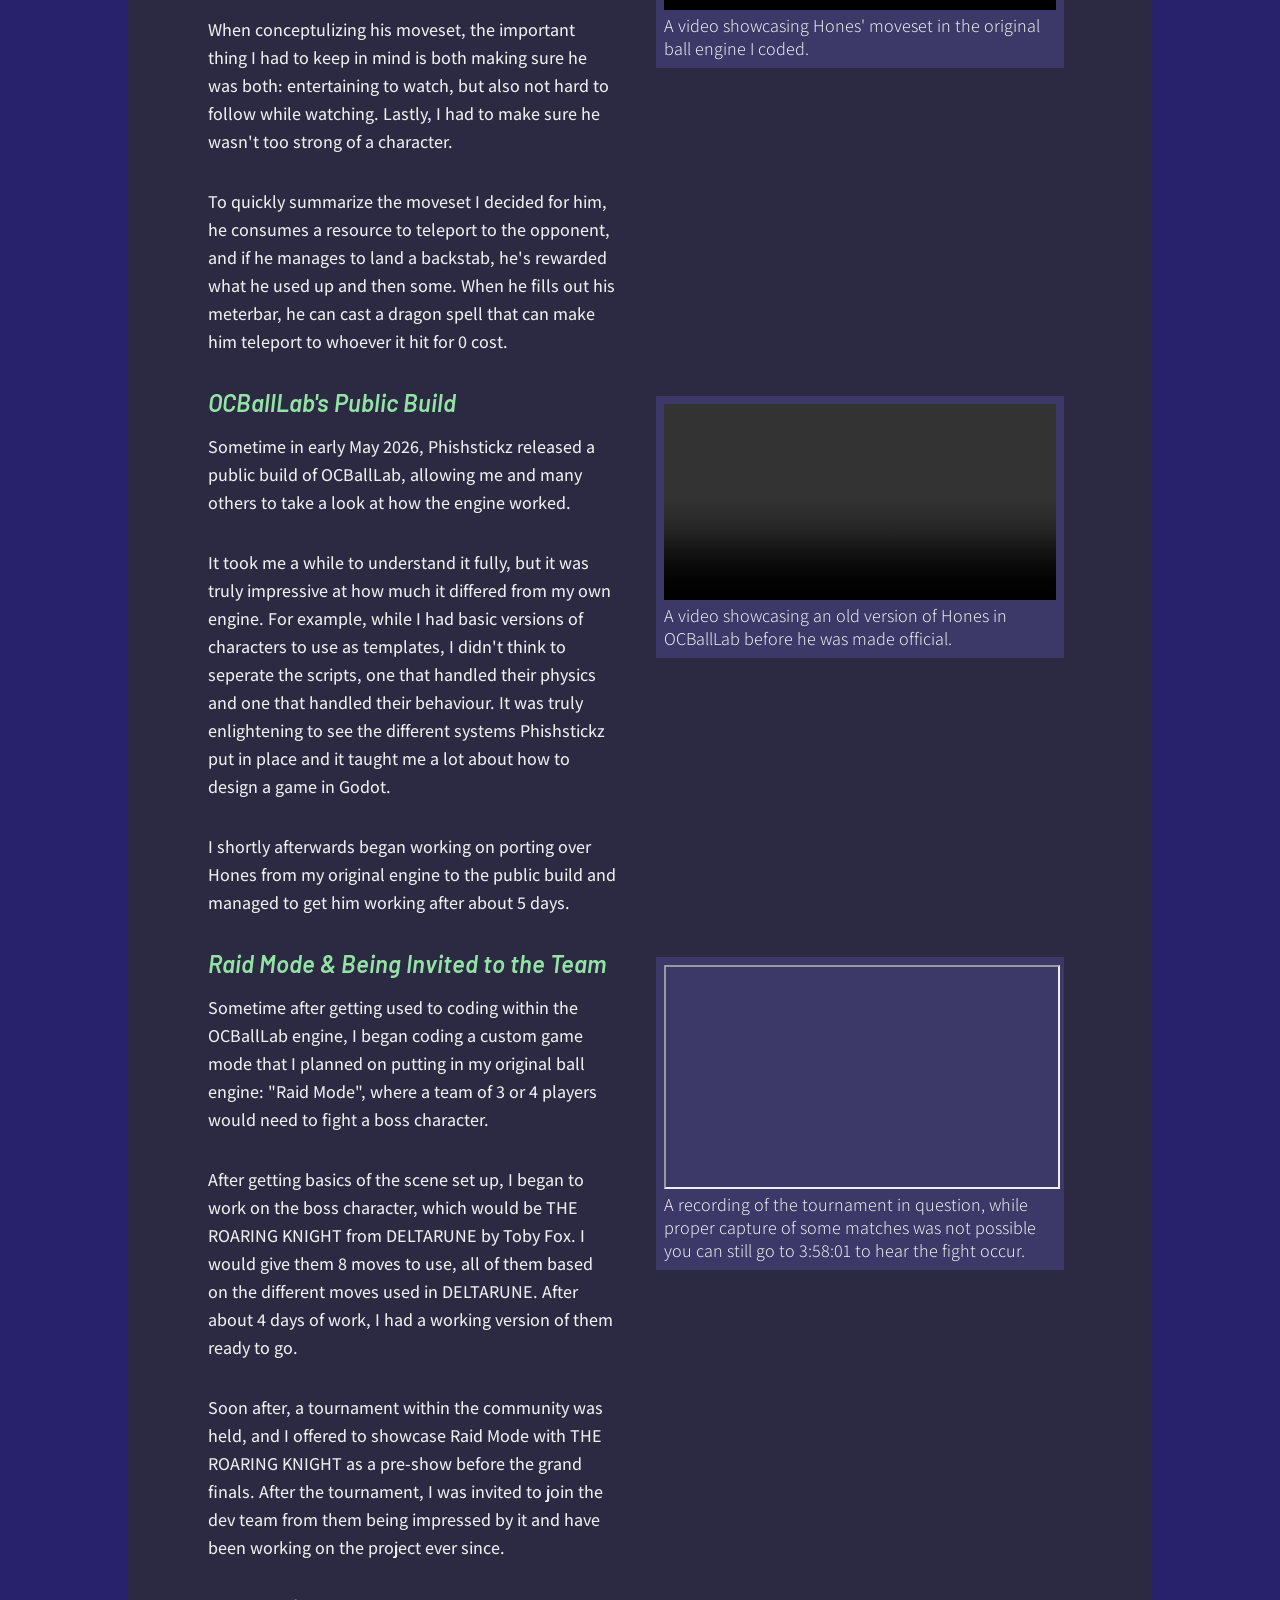
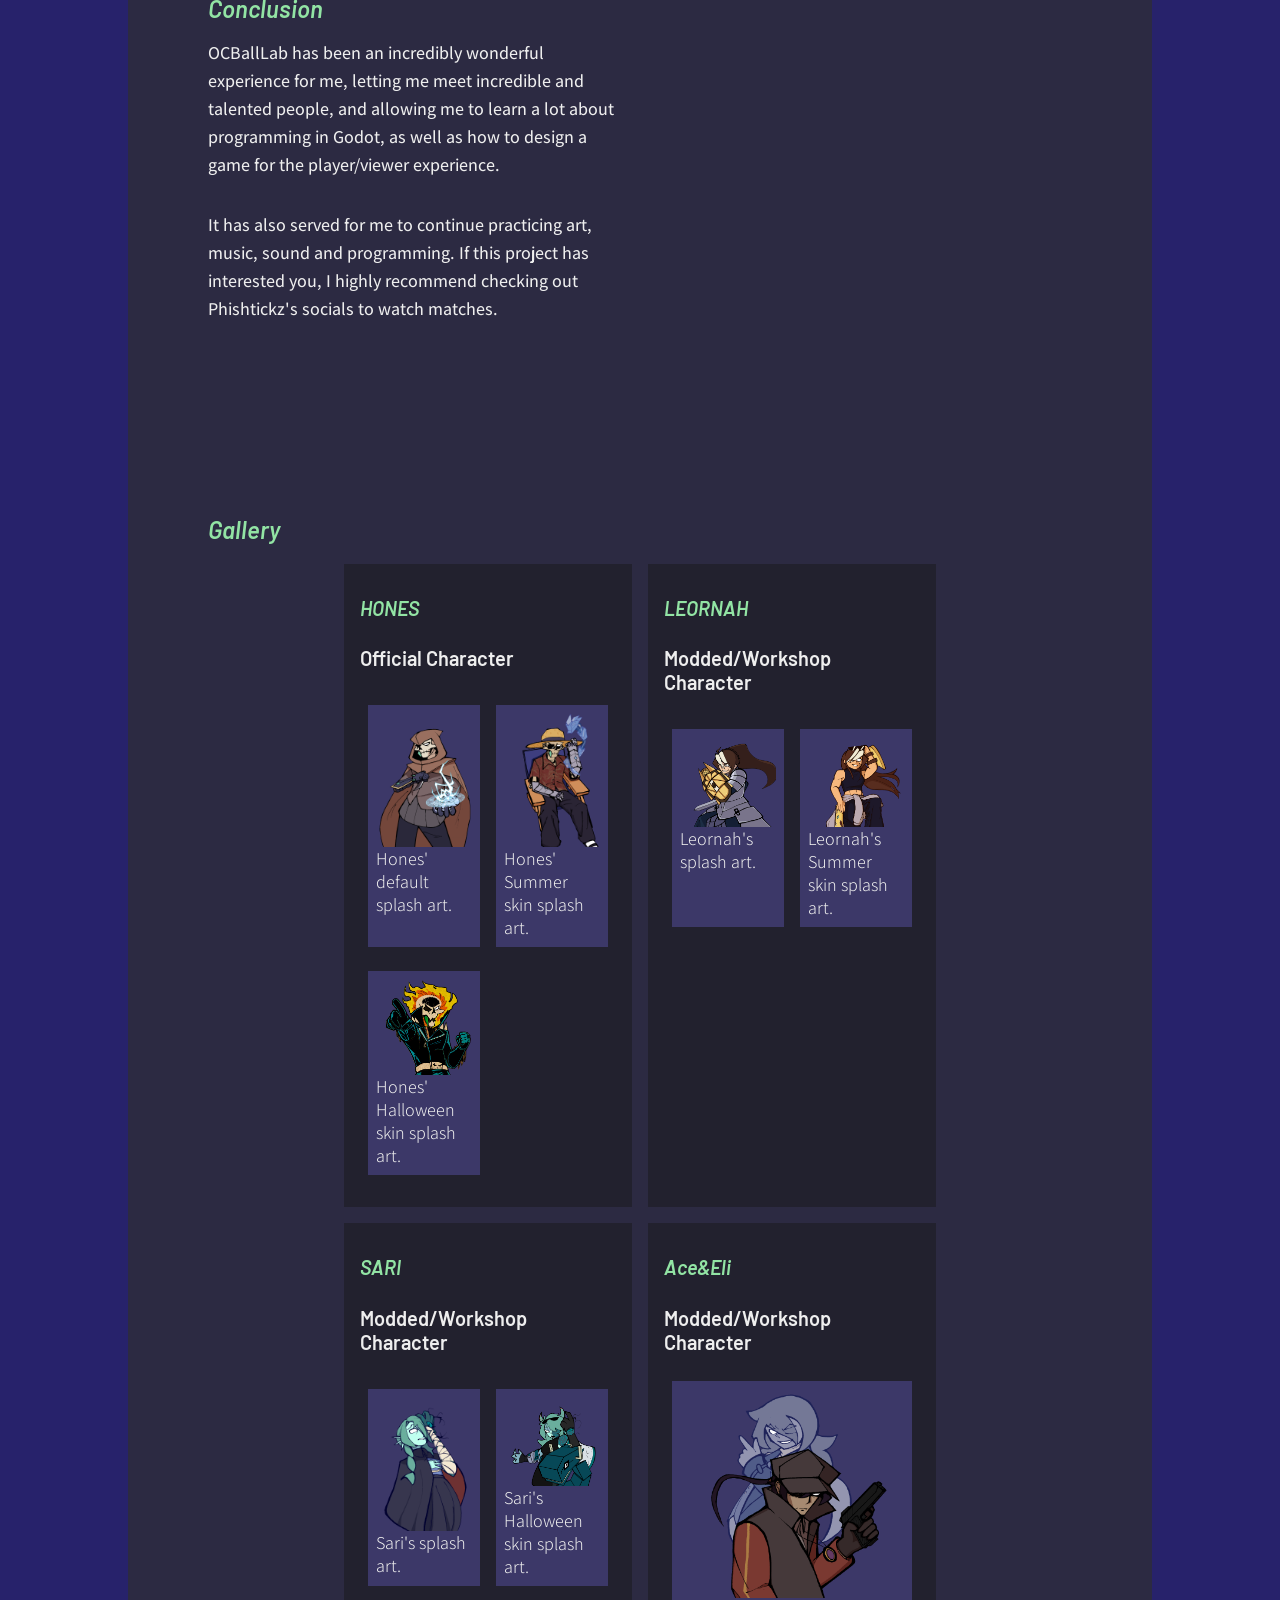
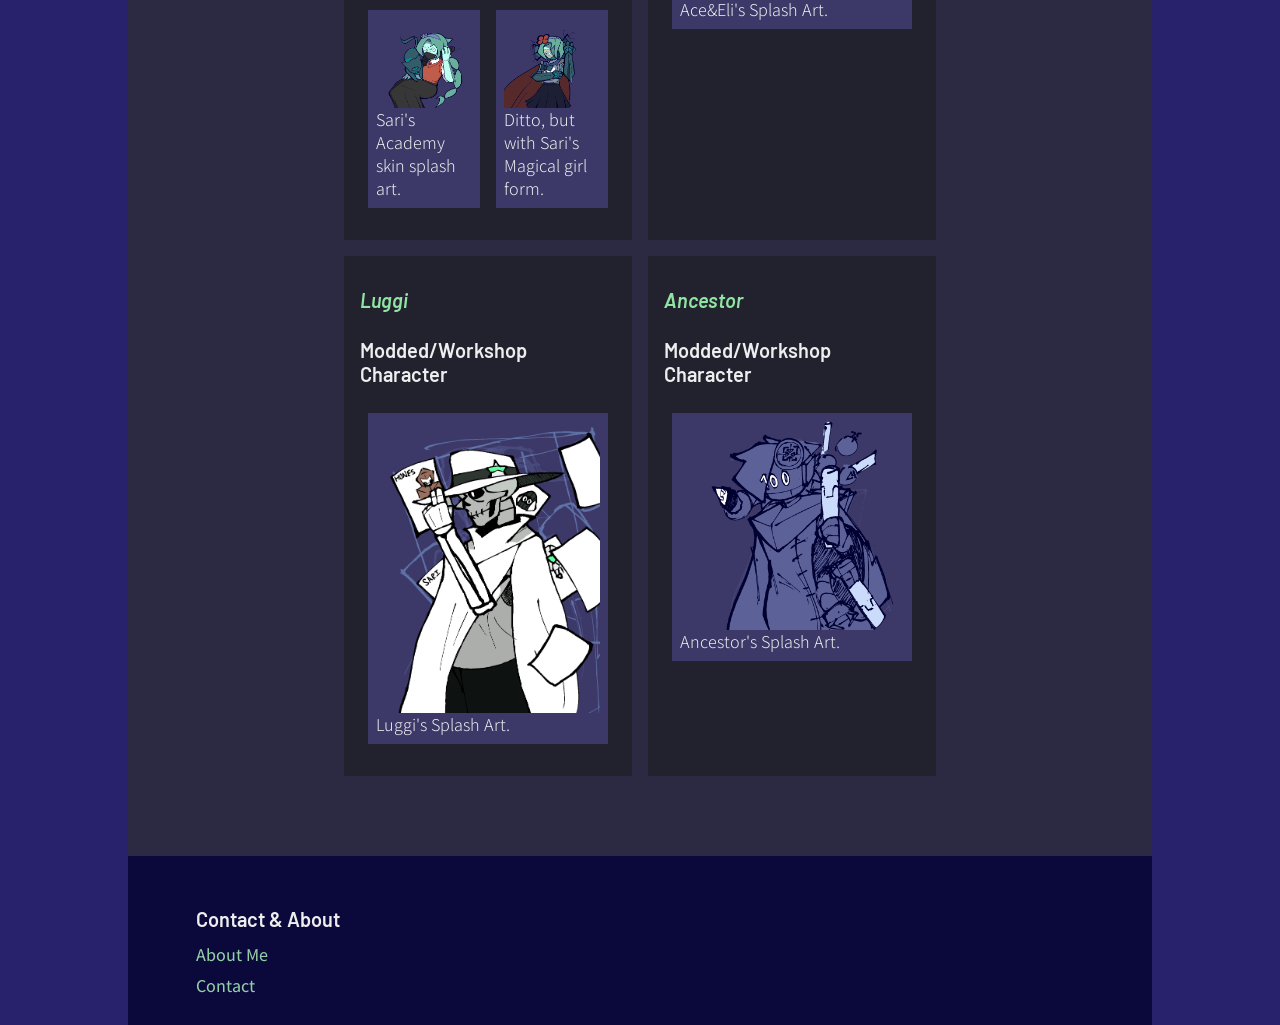
<file: ocbl.html>
<!DOCTYPE html>
<html lang="en">
<head>
    <meta charset="utf-8">
    <meta name="viewport" content="width=device-width, initial-scale=1.0">
    <title>OCBallLab</title>
    <link href="css/main.css" rel="stylesheet" />
    <link href="css/home.css" rel="stylesheet" />
    <link href = 'css/project.css' rel = 'stylesheet'/>
    <link rel="icon" type="image/x-icon" href="assets/img/favicon.webp">
</head>

    <body>
        <div class = 'wrapper'>
        <header>
            <div class = 'headerImg'>
                <a href = 'index.html'>
                    <img src = 'assets/img/logo.svg' alt = "A logo for Joshua Ma's Portfolio."/>
                </a>
            </div>
        </header>

        <nav class = 'headerNav stickyHeader' id = 'headerNav'>        
            <a href = "#overview">Overview</a>
            <a href = "#context">Context</a>
            <a href = "#ogEngine">Original Engine</a>
            <a href = "#honesMoveset">Hones The Skeleton</a>
            <a href = "#publicBuild">OCBL Public Build</a>
            <a href = "#raidMode">Raid Mode</a>
            <a href = "#conclusion">Conclusion</a>
            <button class = 'hamburger' type = 'button' aria-label = 'Open Menu'>
            <span class = 'bar'></span>
            <span class = 'bar'></span>
            <span class = 'bar'></span>
            </button>
        </nav>
        <main>
            <section class = 'projectInfo' style = "background-image: linear-gradient(rgba(0, 0, 0, 0.7), rgba(0, 0, 0, 0.7)), url('assets/img/ocbl/Screenshot_176.webp')">
                <h1>OCBallLab</h1>
                <h2>ROLES</h2>
                    <h3>Programmer, Artist, Sound Designer, Character Designer</h3>
            </section>

            <div class = 'projectOverview'>
                <section class = 'projectSection' id = 'overview'> <!-- Overview -->
                    <h3>Takeaways</h3>
                    <ul>
                        <li>Learned how to navigate Godot's workspace and how to program in gdscript.</li>
                        <li>Understood the importance of working towards game feel for the player/viewer's experience.</li>
                        <li>Learned the basics of balancing a character through making sure it's exciting/interesting to watch while not being too strong.</li>
                    </ul>

                    <h3>Project Overview</h3>
                    <p>
                        OCBallLab is a physics-based simulation between various characters made by different people. The project was started by <a href = "https://x.com/phishtickz">Phishtickz</a>,
                        when I first heard about the project I was inspired to try and make my own version before a public build was released. After making a boss battle in the public version,
                        I was invited to join the dev team.
                    </p>

                    <p>
                        I currently work as a mainly an artist for the project and a programmer whenever needed. For art, I provide alternate skins for Hones depending on the season, while
                        as a coder I mainly assist with minor systems as well as looking for bugs whenever needed.
                    </p>

                    <p>
                        You can access the public engine build here: <a href = 'https://phishmeister.itch.io/ocballlab-public-version'>OCBallLab on Itch.io</a>
                        <br>
                        To watch matches you can go to Phishtickz's socials: <a href = 'https://x.com/phishtickz'>Twitter</a> and <a href = 'https://www.youtube.com/@Phishtickz'>YouTube</a>
                    </p>
                </section>

                <div class = 'figureSection'> <!-- Logo -->
                    <figure>
                        <iframe src = 'https://www.youtube.com/embed/LGCQShKk9C4?si=9tC9RJVCPyvGIwyh'>

                        </iframe>
                        <figcaption>A match in OCBallLab.</figcaption>
                    </figure>
                </div>

                <section class = 'projectSection' id = 'myContributions'>
                    <h3>My Contributions</h3>
                    <br>
                    <div class = "contributionSection">
                        <div class = "contribution" aria-label = "A video showcasing various characters I've programmed for OCBallLab.">
                            <h4>Character Creation</h4>
                            <video tabindex = '0' class = 'contributionVid video' autoplay loop muted = "true" playsinline controlsList = "nodownload">
                                <source src = 'assets\img\ocbl\chars.mp4' type = 'video/mp4'/>
                            </video>
                            <p>
                                Alongside Hones, an official character, I've programmed multiple characters for both myself, and others. Defining their UX and game balance, making sure they feel fun to watch during their matches.
                            </p>
                        </div>
                        <div class = "contribution">
                            <h4>Sound Design</h4>
                            <img class = "contributionVid zoomImg" tabindex = '0' src = "assets/img/ocbl/FL.png" alt = "A screenshot of the FL Studio project for Hones' sound effects in OCBallLab."
                            onclick = "openModal('modal1', 'A screenshot of the FL Studio project for Hones sound effects in OCBallLab.')" alt = 'A screenshot of the FL Studio project for Hones' sound effects in OCBallLab.'
                            onkeydown = 'checkKey("modal1", "A screenshot of the FL Studio project for Hones sound effects in OCBallLab.", event)'/>
                            <div id = 'modal1' class = 'modal' role = 'dialog' aria-label = 'FL Screenshot' aria-modal = 'true'>
                                <button class="close" onclick = "closeModal('modal1')" aria-label = "Close modal">&times;</button>
                                <img class = "modalImg" src = 'assets/img/ocbl/FL.png' alt = 'A screenshot of the FL Studio project for Hones sound effects in OCBallLab.'>
                                <div class="caption"></div>
                            </div>
                            <p>
                                Being able to create a handful of characters, I took the opportunity to create a variety of sound effects for them, enhancing the viewer experience. 
                            </p>
                        </div>
                        <div class = "contribution">
                            <h4>Custom Game Modes</h4>
                            <video tabindex = '0' class = 'contributionVid video' autoplay loop muted = "true" playsinline controlsList = "nodownload">
                                <source src = 'assets\img\ocbl\gameModes.mp4' type = 'video/mp4'/>
                            </video>
                            <p>
                                Defined custom and unique game modes for the game; this includes the prototype version of the official "Raid Boss" game mode where a team of 4 went against a boss character.
                            </p>
                        </div>
                    </div>
                </section>


                <section class = 'projectSection contextSection' id = 'context'>
                    <h3>Context</h3>
                    <p><b>Genre:</b> Simulation & Entertainment</p>
                    <p><b>Team Size:</b> 4 Programmers, +Various Artists</p>
                    <p><b>Platform:</b> PC (Windows Only)</p>
                    <p><b>Development Time:</b> April 2026 - Present</p>
                    <p><b>Tools Used:</b> Godot (Game Engine + Programming), Clip Studio Paint (Art), FL Studio (Music, Sound), Audacity (Sound).</p>
                </section>
                <div class = 'figureSection'> <!-- Draft Images -->
                    <figure>
                        <img tabindex = '0' src = 'assets\img\ocbl\Screenshot_177.png' class = 'zoomImg'
                        onclick = "openModal('modal4', 'A screenshot of the ball engine I was coding.')" alt = 'A screenshot of the ball engine I was coding.'
                        onkeydown = 'checkKey("modal4", "A screenshot of the ball engine I was coding.", event)'/>
                        <figcaption>A screenshot of the ball engine I was coding after being inspired by OCBallLab.</figcaption>
                    </figure>
                    <div id = 'modal4' class = 'modal' role = 'dialog' aria-label = 'Beta designs for Ace and Eli' aria-modal = 'true'>
                        <button class="close" onclick = "closeModal('modal4')" aria-label = "Close modal">&times;</button>
                        <img class = "modalImg" src = 'assets/img/ocbl/Screenshot_177.png' alt = 'A screenshot of the ball engine I was coding.'>
                        <div class="caption"></div>
                    </div>
                </div>

                <section class = 'projectSection' id = 'ogEngine'>
                    <h3>The Original Engine</h3>
                    <p>
                        I became aware of OCBallLab around late March, early April 2026, and it was around the time I began learning Godot. I thought it would be a good opportunity
                        to try my hand at programming my own version of the game.

                        At the time, I knew that I needed to program characters having a healthbar, a meterbar and be able to move around and bounce off the stage and other balls.
                    </p>
                    <p>
                        At first, progress was relatively slow, as I was still wrapping my head around Godot and how to program in gdscript. Though, I was able to get a basic version of character archetypes (unarmed, weapon and gun balls)
                        to use as templates for future characters, and a rough character select screen ready after 11 days.
                    </p>
                </section>

                <div class = 'figureSection'> <!-- Video -->
                    <figure>
                        <video tabindex = '0' class = 'video' controls>
                            <source src = 'assets\img\ocbl\2026-04-15 00-34-39.mp4' type = 'video/mp4'/>
                        Your browser does not support the video tag.
                        </video>
                        <figcaption>A video showcasing the early character and stage select screen.</figcaption>
                    </figure>
                </div>

                <section class = 'projectSection' id = 'honesMoveset'>
                    <h3>Hones The Skeleton | Designing my First Character Moveset</h3>
                    <p>
                        After setting up the both the basics of the engine, as well as templates on different character archetypes, I began to create the first character
                        for the ball engine: Hones the Skeleton.
                    </p>
                    <p>
                        When conceptulizing his moveset, the important thing I had to keep in mind is both making sure he was both: entertaining to watch, but also not hard to follow while watching. Lastly, I had to make sure he wasn't too strong
                        of a character.
                    </p>
                    <p>
                        To quickly summarize the moveset I decided for him, he consumes a resource to teleport to the opponent, and if he manages to land a backstab, he's rewarded what he used up
                        and then some. When he fills out his meterbar, he can cast a dragon spell that can make him teleport to whoever it hit for 0 cost.
                    </p>
                </section>

                <div class = 'figureSection'>
                    <figure>
                        <video tabindex = '0' class = 'video' controls>
                            <source src = 'assets\img\ocbl\honesShowcase_3.mp4' type = 'video/mp4'/>
                        Your browser does not support the video tag.
                        </video>
                        <figcaption>A video showcasing Hones' moveset in the original ball engine I coded.</figcaption>
                    </figure>
                </div>

                <section class = 'projectSection' id = 'publicBuild'>
                    <h3>OCBallLab's Public Build</h3>
                    <p>
                        Sometime in early May 2026, Phishstickz released a public build of OCBallLab, allowing me and many others to take a look at how the engine worked.
                    </p>
                    <p>
                        It took me a while to understand it fully, but it was truly impressive at how much it differed from my own engine. For example, while I had basic
                        versions of characters to use as templates, I didn't think to seperate the scripts, one that handled their physics and one that handled their
                        behaviour. It was truly enlightening to see the different systems Phishstickz put in place and it taught me a lot about how to design a game in
                        Godot.
                    </p>
                    <p>
                        I shortly afterwards began working on porting over Hones from my original engine to the public build and managed to get him working after about 5 days.
                    </p>
                </section>

                <div class = 'figureSection'>
                    <figure>
                        <video tabindex = '0' class = 'video' controls>
                            <source src = 'assets\img\ocbl\oldHones.mp4' type = 'video/mp4'/>
                        Your browser does not support the video tag.
                        </video>
                        <figcaption>A video showcasing an old version of Hones in OCBallLab before he was made official.</figcaption>
                    </figure>
                </div>

                <section class = 'projectSection' id = 'raidMode'>
                    <h3>Raid Mode & Being Invited to the Team</h3>
                    <p>
                        Sometime after getting used to coding within the OCBallLab engine, I began coding a custom game mode that I planned on putting in my
                        original ball engine: "Raid Mode", where a team of 3 or 4 players would need to fight a boss character.
                    </p>

                    <p>
                        After getting basics of the scene set up, I began to work on the boss character, which would be THE ROARING KNIGHT from DELTARUNE by Toby Fox.
                        I would give them 8 moves to use, all of them based on the different moves used in DELTARUNE. After about 4 days of work, I had a working version
                        of them ready to go.
                    </p>

                    <p>
                        Soon after, a tournament within the community was held, and I offered to showcase Raid Mode with THE ROARING KNIGHT as a pre-show before the
                        grand finals. After the tournament, I was invited to join the dev team from them being impressed by it and have been working on the project ever since. 
                    </p>
                </section>

                <div class = 'figureSection'> <!-- Key Art Image -->
                    <figure>
                        <iframe src = 'https://www.youtube.com/embed/4909XJP8-8k'>

                        </iframe>
                        <figcaption>A recording of the tournament in question, while proper capture of some matches was not possible you can still go to 3:58:01 to hear the fight occur.</figcaption>
                    </figure>
                </div>

                <section class = 'projectSection' id = 'conclusion'>
                    <h3>Conclusion</h3>
                        <p>
                            OCBallLab has been an incredibly wonderful experience for me, letting me meet incredible and talented people, and allowing me to learn a lot about programming in Godot, as well as how to design a game for the player/viewer experience.
                        </p>

                        <p>
                            It has also served for me to continue practicing art, music, sound and programming. If this project has interested you, I highly recommend checking out Phishtickz's socials to watch matches.
                        </p>
                </section>
            </div>

        <section id = 'art' class = 'homeSection'>
        <h2 id = 'gallery' style = "color: #92e4a4; font-weight: 600; font-style: italic; font-size: 24px">Gallery</h2>
        <div class = 'gallery'>
            <article class = 'illustration'>
                <h3>HONES</h3>
                <h4>Official Character</h4>
                <div class = "ocblSplash">
                    <figure>
                        <img tabindex = '0' src = 'assets/img/ocbl/honesVS.png' class = 'zoomImg'
                        onclick = "openModal('modal9', `Hones default splash art.`)"
                        alt = "Hones default splash art." loading = 'lazy'
                        onkeydown = "checkKey('modal9', `Hones default splash art.`, event)"/>
                        <figcaption>Hones' default splash art.</figcaption>
                    </figure>
                    <div id = 'modal9' class = 'modal' role = 'dialog' aria-label = "Hones default splash art." aria-modal = 'true'>
                        <button class="close" onclick = "closeModal('modal9')" aria-label = 'Close modal'>&times;</button>
                        <img class = "modalImg" src = 'assets/img/ocbl/honesVS.png' alt = "Hones default splash art.">
                        <div class="caption"></div>
                    </div>

                    <figure>
                        <img tabindex = '0' src = 'assets/img/ocbl/summerHonesVS.png' class = 'zoomImg'
                        onclick = "openModal('modal10', `Hones Summer skin splash art.`)"
                        alt = "Hones Summer splash art." loading = 'lazy'
                        onkeydown = "checkKey('modal10', `Hones Summer skin splash art.`, event)"/>
                        <figcaption>Hones' Summer skin splash art.</figcaption>
                    </figure>
                    <div id = 'modal10' class = 'modal' role = 'dialog' aria-label = "Hones Summer skin splash art." aria-modal = 'true'>
                        <button class="close" onclick = "closeModal('modal10')" aria-label = 'Close modal'>&times;</button>
                        <img class = "modalImg" src = 'assets/img/ocbl/summerHonesVS.png' alt = "Hones Summer skin splash art.">
                        <div class="caption"></div>
                    </div>

                    <figure>
                        <img tabindex = '0' src = 'assets/img/ocbl/honesVS_halftone.png' class = 'zoomImg'
                        onclick = "openModal('modal11', `Hones Halloween skin splash art.`)"
                        alt = "Hones Halloween splash art." loading = 'lazy'
                        onkeydown = "checkKey('modal11', `Hones Halloween skin splash art.`, event)"/>
                        <figcaption>Hones' Halloween skin splash art.</figcaption>
                    </figure>
                    <div id = 'modal11' class = 'modal' role = 'dialog' aria-label = "Hones Halloween skin splash art." aria-modal = 'true'>
                        <button class="close" onclick = "closeModal('modal11')" aria-label = 'Close modal'>&times;</button>
                        <img class = "modalImg" src = 'assets/img/ocbl/honesVS_halftone.png' alt = "Hones Halloween skin splash art.">
                        <div class="caption"></div>
                    </div>
                </div>
            </article>

            <article class = 'illustration'>
                <h3>LEORNAH</h3>
                <h4>Modded/Workshop Character</h4>
                <div class = "ocblSplash">
                    <figure>
                        <img tabindex = '0' src = 'assets/img/ocbl/leornahVS.png' class = 'zoomImg'
                        onclick = "openModal('modal12', `Leornah's splash art.`)"
                        alt = "Leornah's splash art." loading = 'lazy'
                        onkeydown = "checkKey('modal12', `Leornah's splash art.`, event)"/>
                        <figcaption>Leornah's splash art.</figcaption>
                    </figure>
                    <div id = 'modal12' class = 'modal' role = 'dialog' aria-label = "Leornah's splash art." aria-modal = 'true'>
                        <button class="close" onclick = "closeModal('modal12')" aria-label = 'Close modal'>&times;</button>
                        <img class = "modalImg" src = 'assets/img/ocbl/leornahVS.png' alt = "Leornah's splash art.">
                        <div class="caption"></div>
                    </div>

                    <figure>
                        <img tabindex = '0' src = 'assets/img/ocbl/leornahVS_Summer.png' class = 'zoomImg'
                        onclick = "openModal('modal13', `Leornah's Summer skin splash art.`)"
                        alt = "Leornah's Summer skin splash art." loading = 'lazy'
                        onkeydown = "checkKey('modal13', `Leornah's Summer skin splash art.`, event)"/>
                        <figcaption>Leornah's Summer skin splash art.</figcaption>
                    </figure>
                    <div id = 'modal13' class = 'modal' role = 'dialog' aria-label = "Leornah's Summer skin splash art." aria-modal = 'true'>
                        <button class="close" onclick = "closeModal('modal13')" aria-label = 'Close modal'>&times;</button>
                        <img class = "modalImg" src = 'assets/img/ocbl/leornahVS_Summer.png' alt = "Leornah's Summer skin splash art.">
                        <div class="caption"></div>
                    </div>
                </div>
            </article>

            <article class = 'illustration'>
                <h3>SARI</h3>
                <h4>Modded/Workshop Character</h4>
                <div class = "ocblSplash">
                    <figure>
                        <img tabindex = '0' src = 'assets/img/ocbl/sariVS.png' class = 'zoomImg'
                        onclick = "openModal('modal14', `Sari's splash art.`)"
                        alt = "Sari's splash art." loading = 'lazy'
                        onkeydown = "checkKey('modal14', `Sari's splash art.`, event)"/>
                        <figcaption>Sari's splash art.</figcaption>
                    </figure>
                    <div id = 'modal14' class = 'modal' role = 'dialog' aria-label = "Sari's splash art." aria-modal = 'true'>
                        <button class="close" onclick = "closeModal('modal14')" aria-label = 'Close modal'>&times;</button>
                        <img class = "modalImg" src = 'assets/img/ocbl/sariVS.png' alt = "Sari's splash art.">
                        <div class="caption"></div>
                    </div>

                    <figure>
                        <img tabindex = '0' src = 'assets/img/ocbl/SariVS_ref.png' class = 'zoomImg'
                        onclick = "openModal('modal15', `Sari's Halloween skin splash art.`)"
                        alt = "Sari's Halloween skin splash art." loading = 'lazy'
                        onkeydown = "checkKey('modal15', `Sari's Halloween skin splash art.`, event)"/>
                        <figcaption>Sari's Halloween skin splash art.</figcaption>
                    </figure>
                    <div id = 'modal15' class = 'modal' role = 'dialog' aria-label = "Sari's Halloween skin splash art." aria-modal = 'true'>
                        <button class="close" onclick = "closeModal('modal15')" aria-label = 'Close modal'>&times;</button>
                        <img class = "modalImg" src = 'assets/img/ocbl/SariVS_ref.png' alt = "Sari's Halloween skin splash art.">
                        <div class="caption"></div>
                    </div>

                    <figure>
                        <img tabindex = '0' src = 'assets/img/ocbl/vsSariOCWA.png' class = 'zoomImg'
                        onclick = "openModal('modal16', `Sari's Academy skin splash art.`)"
                        alt = "Sari's Academy skin splash art." loading = 'lazy'
                        onkeydown = "checkKey('modal16', `Sari's Academy skin splash art.`, event)"/>
                        <figcaption>Sari's Academy skin splash art.</figcaption>
                    </figure>
                    <div id = 'modal16' class = 'modal' role = 'dialog' aria-label = "Sari's Academy skin splash art." aria-modal = 'true'>
                        <button class="close" onclick = "closeModal('modal16')" aria-label = 'Close modal'>&times;</button>
                        <img class = "modalImg" src = 'assets/img/ocbl/vsSariOCWA.png' alt = "Sari's Academy skin splash art.">
                        <div class="caption"></div>
                    </div>

                    <figure>
                        <img tabindex = '0' src = 'assets/img/ocbl/vsMercuryWaveOCWA.png' class = 'zoomImg'
                        onclick = "openModal('modal17', `Sari's Magical girl form.`)"
                        alt = "Sari's Magical girl form." loading = 'lazy'
                        onkeydown = "checkKey('modal17', `Sari's Magical girl form.`, event)"/>
                        <figcaption>Ditto, but with Sari's Magical girl form.</figcaption>
                    </figure>
                    <div id = 'modal17' class = 'modal' role = 'dialog' aria-label = "Sari's Magical girl form." aria-modal = 'true'>
                        <button class="close" onclick = "closeModal('modal17')" aria-label = 'Close modal'>&times;</button>
                        <img class = "modalImg" src = 'assets/img/ocbl/vsMercuryWaveOCWA.png' alt = "Sari's Magical girl form.">
                        <div class="caption"></div>
                    </div>
                </div>
            </article>

            <article class = 'illustration'>
                <h3>Ace&Eli</h3>
                <h4>Modded/Workshop Character</h4>
                <figure>
                    <img tabindex = '0' src = 'assets/img/ocbl/ace&eliVS.png' class = 'zoomImg'
                    onclick = "openModal('modal18', `The model made for the octopus vendor.`)"
                    alt = "The model made for the octopus vendor." loading = 'lazy'
                    onkeydown = "checkKey('modal18', `The model made for the octopus vendor.`, event)"/>
                    <figcaption>Ace&Eli's Splash Art.</figcaption>
                </figure>
                <div id = 'modal18' class = 'modal' role = 'dialog' aria-label = "The model made for the octopus vendor." aria-modal = 'true'>
                    <button class="close" onclick = "closeModal('modal18')" aria-label = 'Close modal'>&times;</button>
                    <img class = "modalImg" src = 'assets/img/ocbl/ace&eliVS.png' alt = "The model made for the octopus vendor.">
                    <div class="caption"></div>
                </div>
            </article>

            <article class = 'illustration'>
                <h3>Luggi</h3>
                <h4>Modded/Workshop Character</h4>
                <figure>
                    <img tabindex = '0' src = 'assets/img/ocbl/luggi_portrait.png' class = 'zoomImg'
                    onclick = "openModal('modal19', `Luggi's splash art.`)"
                    alt = "Luggi's splash art." loading = 'lazy'
                    onkeydown = "checkKey('modal19', `Luggi's splash art.`, event)"/>
                    <figcaption>Luggi's Splash Art.</figcaption>
                </figure>
                <div id = 'modal19' class = 'modal' role = 'dialog' aria-label = "Luggi's splash art." aria-modal = 'true'>
                    <button class="close" onclick = "closeModal('modal19')" aria-label = 'Close modal'>&times;</button>
                    <img class = "modalImg" src = 'assets/img/ocbl/luggi_portrait.png' alt = "Luggi's splash art.">
                    <div class="caption"></div>
                </div>
            </article>

            <article class = 'illustration'>
                <h3>Ancestor</h3>
                <h4>Modded/Workshop Character</h4>
                <figure>
                    <img tabindex = '0' src = 'assets/img/ocbl/phVS.png' class = 'zoomImg'
                    onclick = "openModal('modal20', `Ancestor's splash art.`)"
                    alt = "Ancestor's splash art." loading = 'lazy'
                    onkeydown = "checkKey('modal20', `Ancestor's splash art.`, event)"/>
                    <figcaption>Ancestor's Splash Art.</figcaption>
                </figure>
                <div id = 'modal20' class = 'modal' role = 'dialog' aria-label = "Ancestor's splash art." aria-modal = 'true'>
                    <button class="close" onclick = "closeModal('modal20')" aria-label = 'Close modal'>&times;</button>
                    <img class = "modalImg" src = 'assets/img/ocbl/phVS.png' alt = "Ancestor's splash art.">
                    <div class="caption"></div>
                </div>
            </article>
        </section>

        </main>

        <div class = 'bgContainer' aria-hidden = 'true'>
            <div class = 'scrollBGLEFT'></div>
            <div class = 'scrollBGRIGHT'></div>
        </div>

        <script src = 'js/script.js'></script>
        <footer>
            <div class = 'navFooter'>
                <div class = 'footerSection'>
                    <h4>Contact & About</h4>
                    <a href="./about.html">About Me</a>
                    <a href="./about.html#contact">Contact</a>
                </div>
            </div>
        </footer>
    </div>
    </body>
</html>
</file>
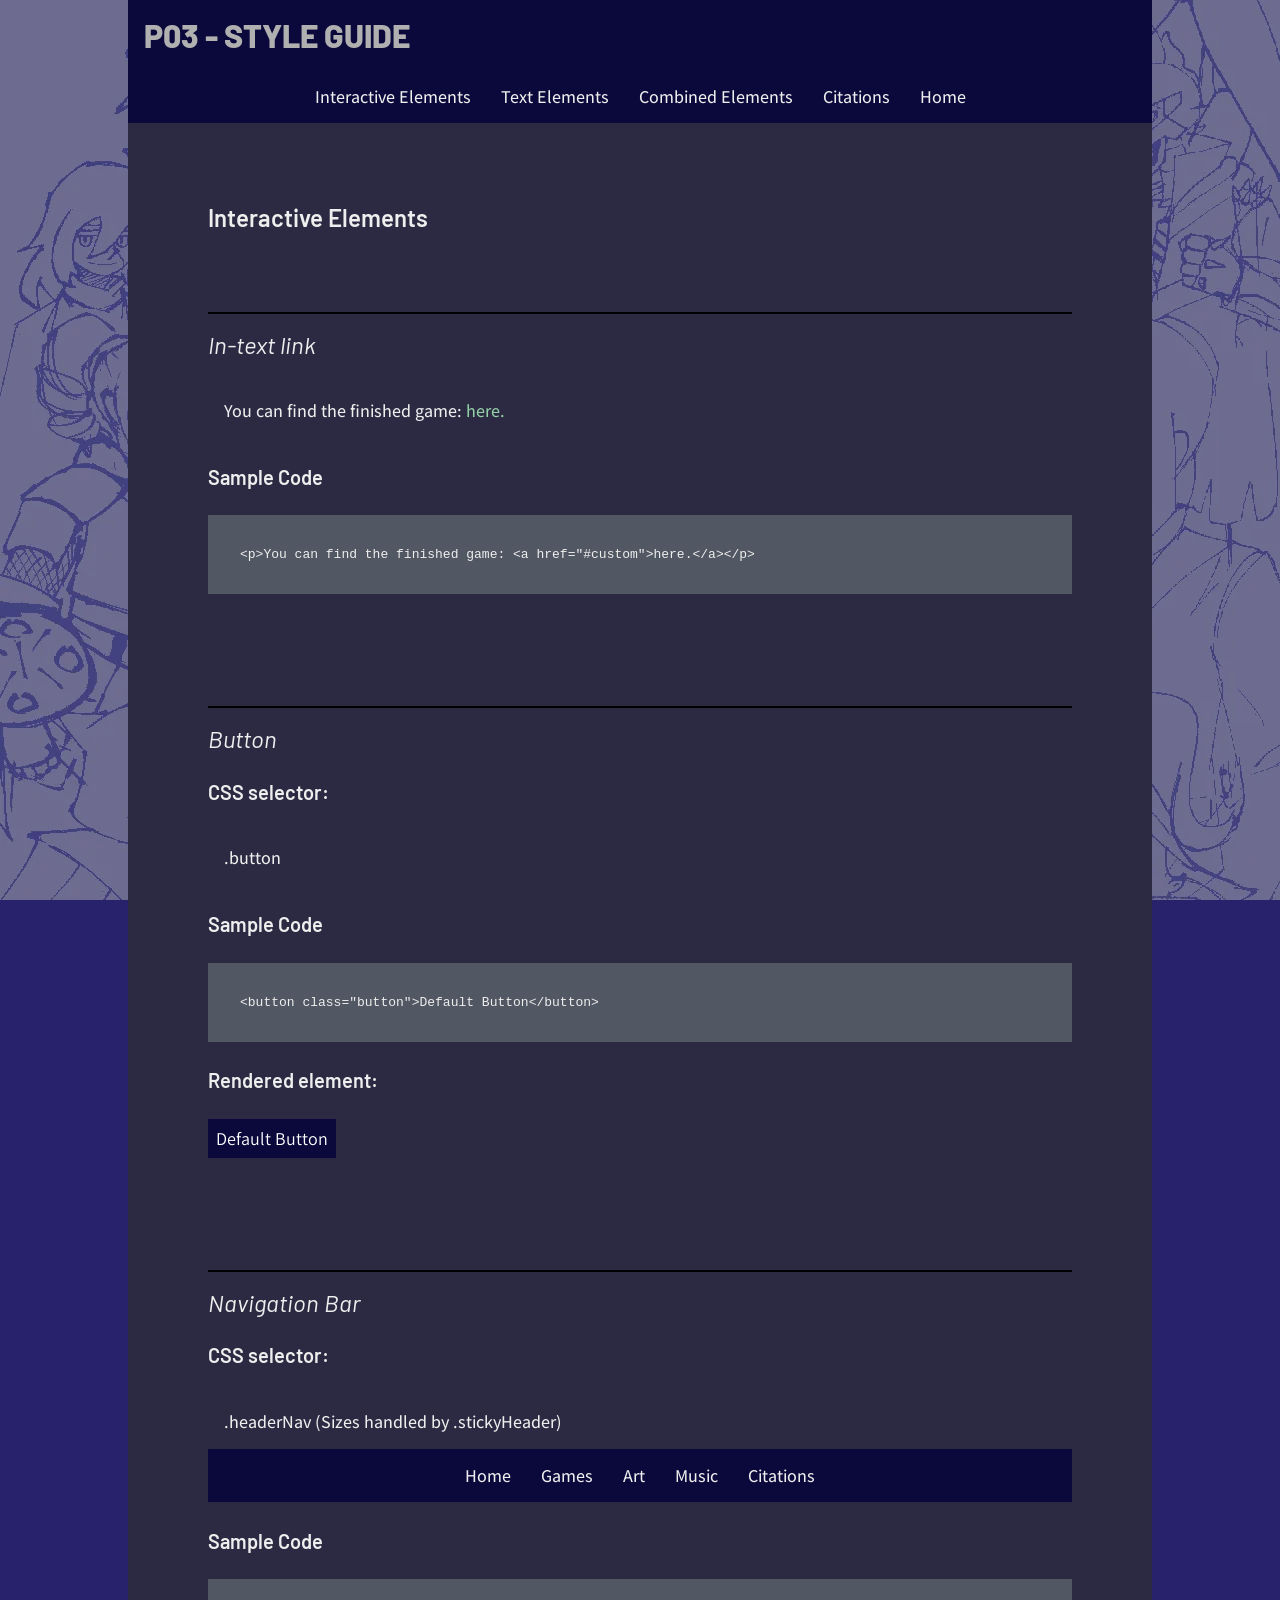
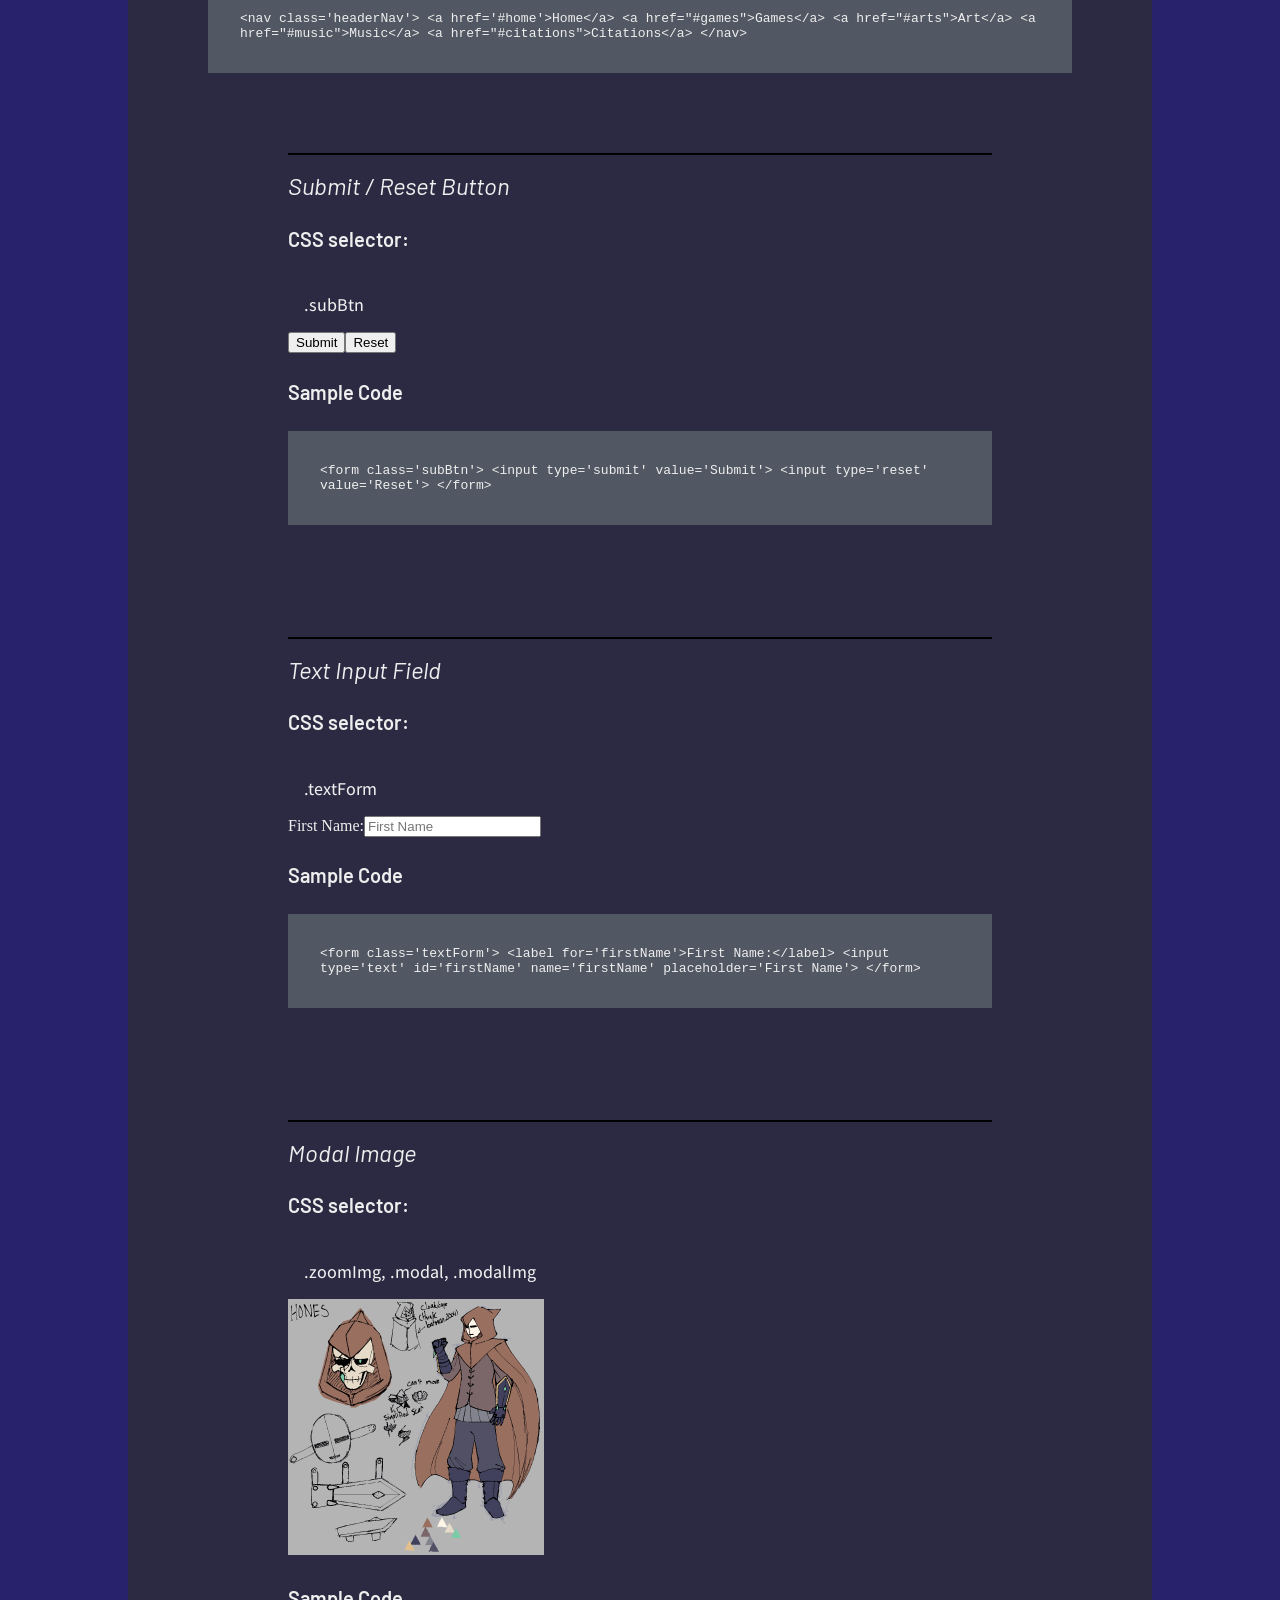
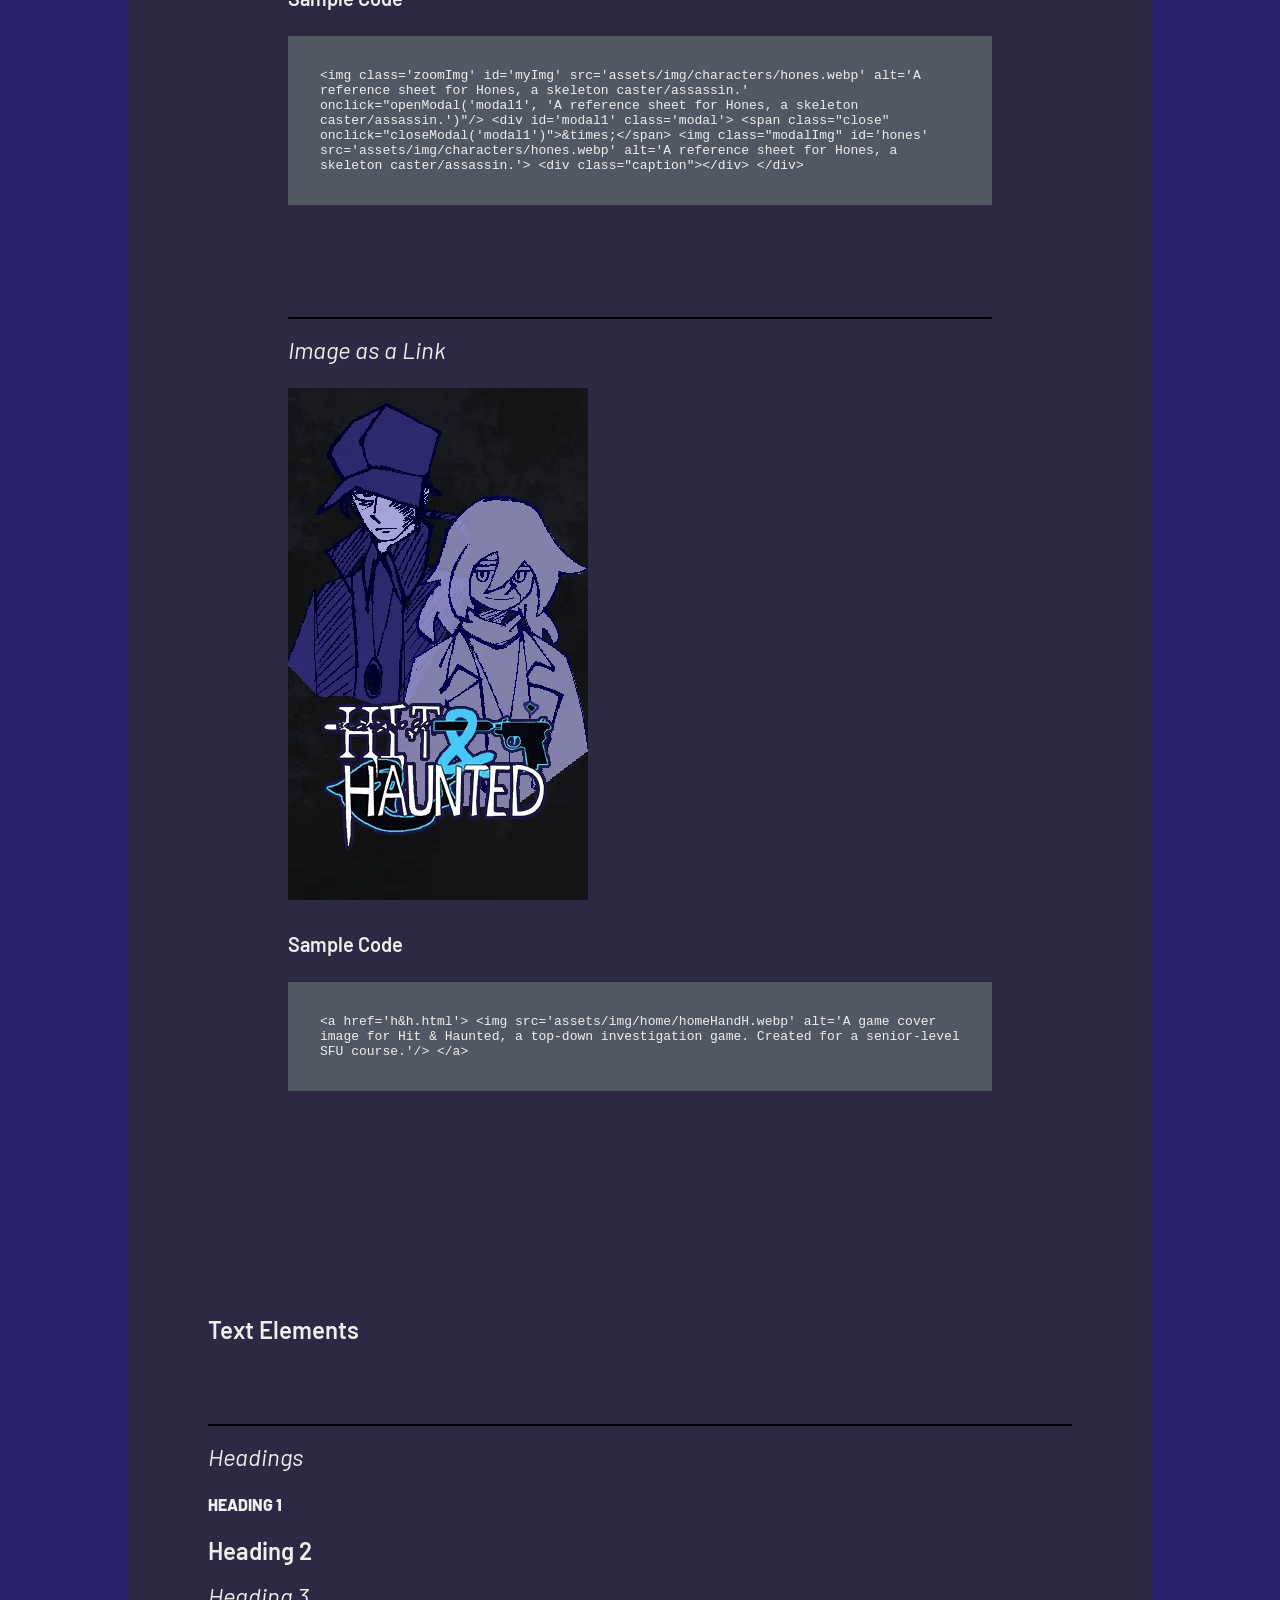
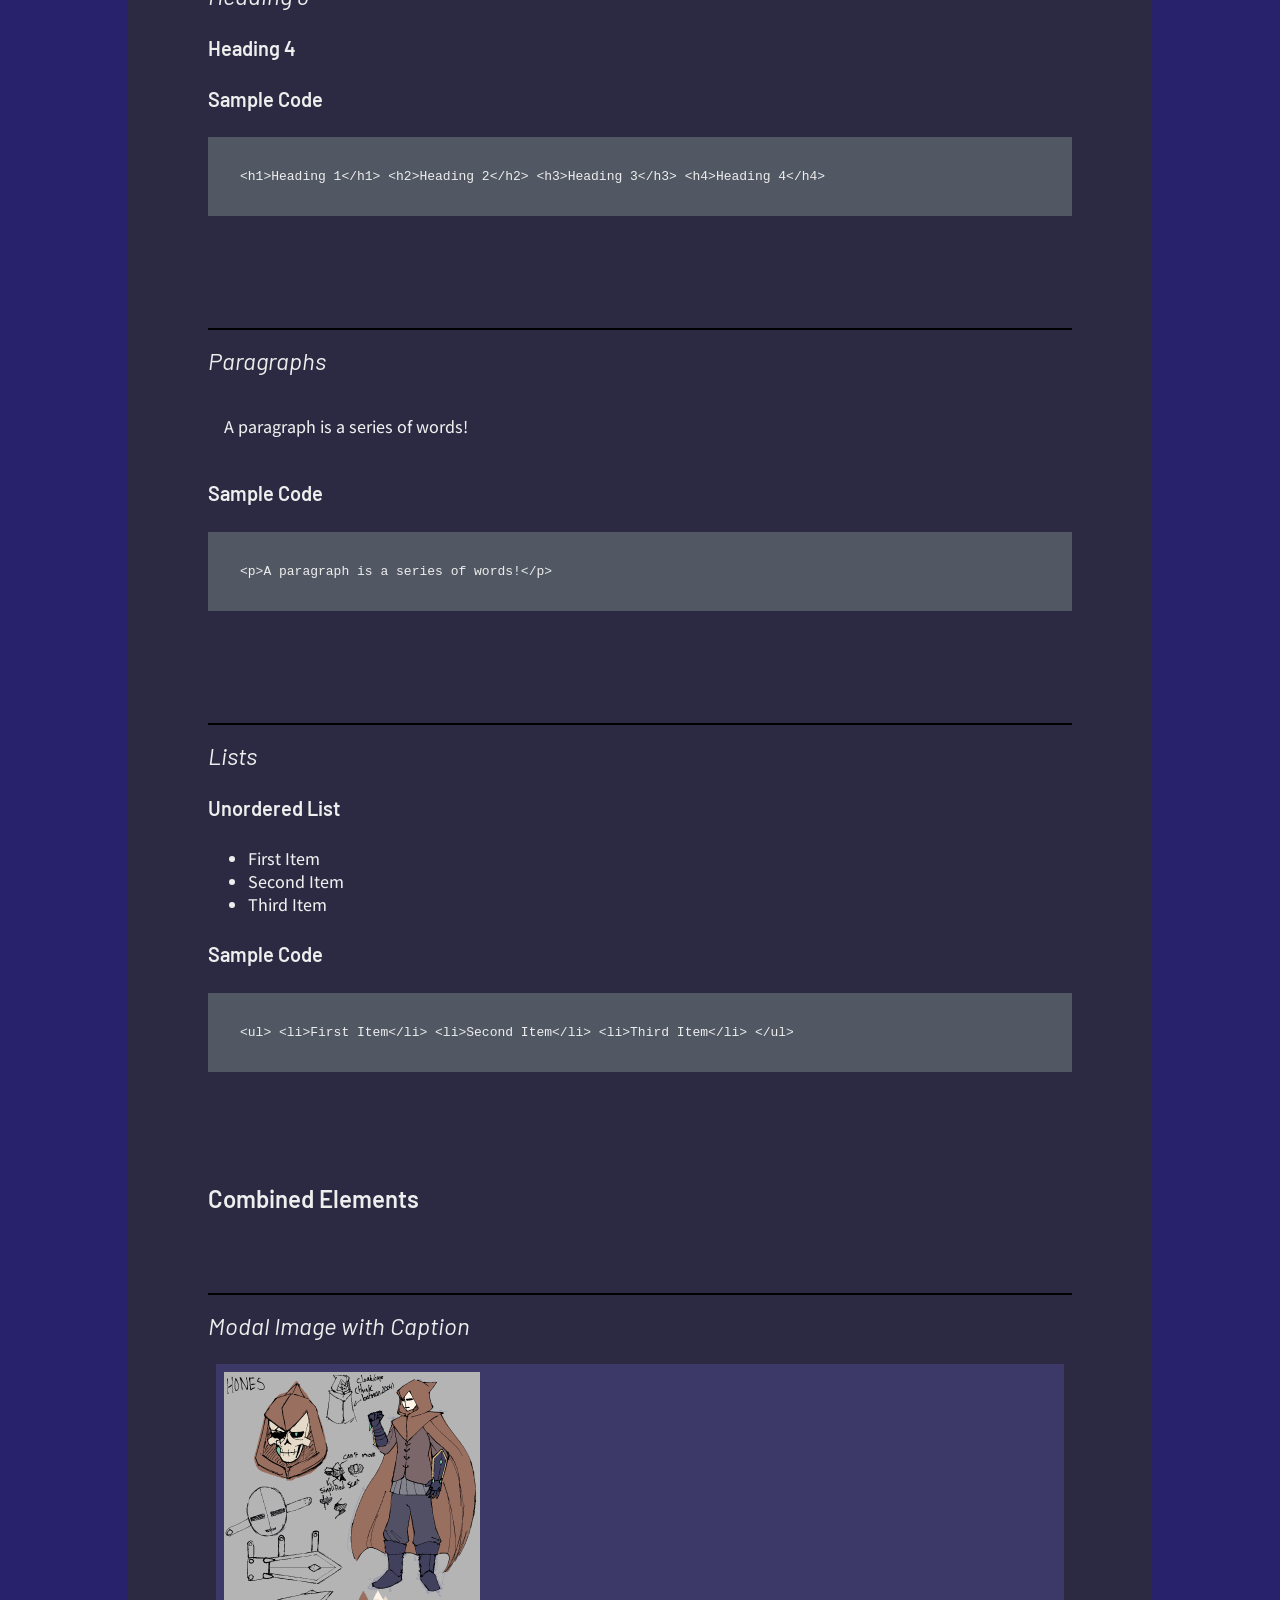
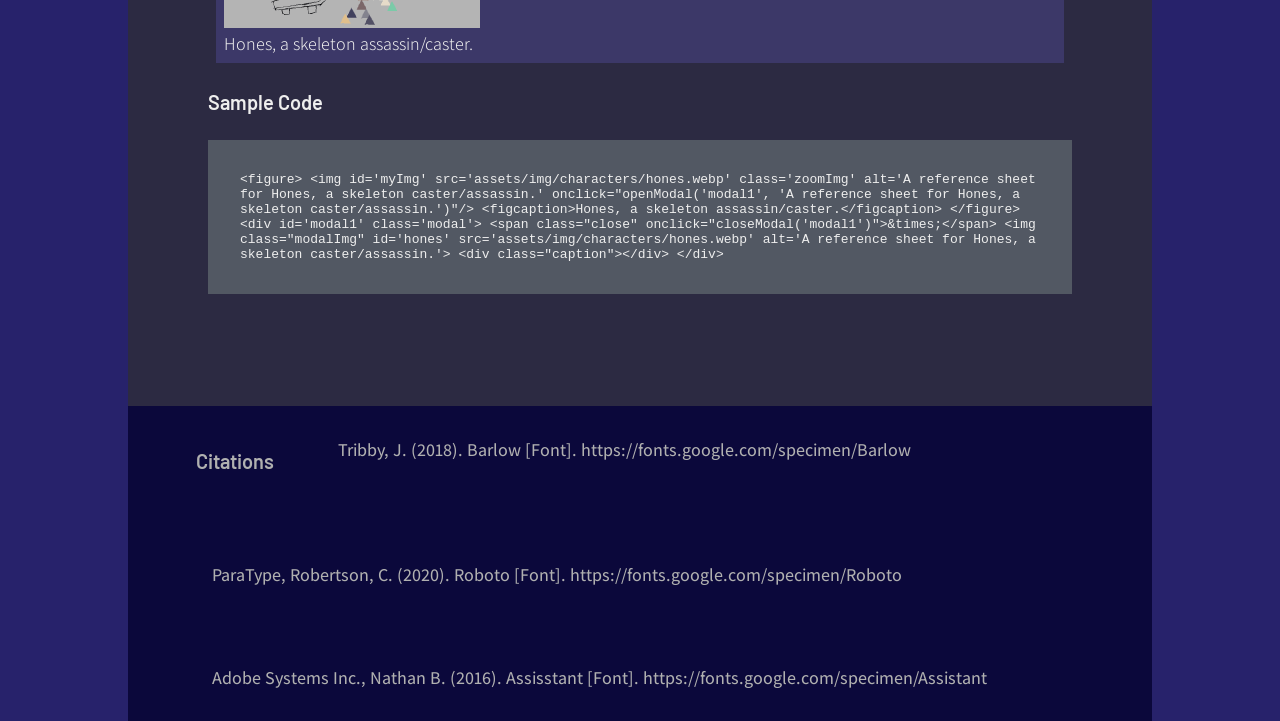
<file: styleGuide.html>
<!DOCTYPE html><html lang="en"><head><meta charset="utf-8"><meta name="viewport" content="width=device-width, initial-scale=1.0"><title>Style Guide</title><link href="css/main.css" rel="stylesheet"/></head><body><header><div class='headerImg'><h1>P03 - Style Guide</h1></div></header><nav class='headerNav stickyHeader'><a href="#interactive_elements">Interactive Elements</a><a href="#text_elements">Text Elements</a><a href="#combined_elements">Combined Elements</a><a href="#citations">Citations</a><a href="index.html">Home</a></nav><section id="interactive_elements" class='stylesheet'><h2>Interactive Elements</h2><section class="element"><h3>In-text link</h3><p>You can find the finished game: <a href="#custom">here.</a></p><h4>Sample Code</h4><code>&lt;p&gt;You can find the finished game: &lt;a href="#custom"&gt;here.&lt;/a&gt;&lt;/p&gt; </code></section><section class='element'><h3>Button</h3><h4>CSS selector:</h4><p>.button</p><h4>Sample Code</h4><code>&lt;button class="button"&gt;Default Button&lt;/button&gt;</code><h4>Rendered element:</h4><button class="button">Default Button</button></section><section class='element'><h3>Navigation Bar</h3><h4>CSS selector:</h4><p>.headerNav (Sizes handled by .stickyHeader)</p><nav class='headerNav'><a href='#home'>Home</a><a href="#games">Games</a><a href="#arts">Art</a><a href="#music">Music</a><a href="#citations">Citations</a></nav><h4>Sample Code</h4><code>&lt;nav class='headerNav'&gt; &lt;a href='#home'&gt;Home&lt;/a&gt; &lt;a href="#games"&gt;Games&lt;/a&gt; &lt;a href="#arts"&gt;Art&lt;/a&gt; &lt;a href="#music"&gt;Music&lt;/a&gt; &lt;a href="#citations"&gt;Citations&lt;/a&gt; &lt;/nav&gt; </code><section class='element'><h3>Submit / Reset Button</h3><h4>CSS selector:</h4><p>.subBtn</p><form class='subBtn'><input type='submit' value='Submit'><input type='reset' value='Reset'></form><h4>Sample Code</h4><code>&lt;form class='subBtn'&gt; &lt;input type='submit' value='Submit'&gt; &lt;input type='reset' value='Reset'&gt; &lt;/form&gt; </code></section><section class='element'><h3>Text Input Field</h3><h4>CSS selector:</h4><p>.textForm</p><form class='textForm'><label for='firstName'>First Name:</label><input type='text' id='firstName' name='firstName' placeholder='First Name'></form><h4>Sample Code</h4><code>&lt;form class='textForm'&gt; &lt;label for='firstName'&gt;First Name:&lt;/label&gt; &lt;input type='text' id='firstName' name='firstName' placeholder='First Name'&gt; &lt;/form&gt; </code></section><section class='element'><h3>Modal Image</h3><h4>CSS selector:</h4><p>.zoomImg, .modal, .modalImg</p><img class='zoomImg' id='myImg' src='assets/img/characters/hones.webp' srcset='assets/img/characters/hones_1x.webp 1x, assets/img/characters/hones_2x.webp 2x, assets/img/characters/hones_3x.webp 3x, assets/img/characters/hones_4x.webp 4x' alt='A reference sheet for Hones, a skeleton caster/assassin.' onclick="openModal('modal1', 'A reference sheet for Hones, a skeleton caster/assassin.')"/><div id='modal1' class='modal'><span class="close" onclick="closeModal('modal1')">&times;</span><img class="modalImg" id='hones' src='assets/img/characters/hones.webp' srcset='assets/img/characters/hones_1x.webp 1x, assets/img/characters/hones_2x.webp 2x, assets/img/characters/hones_3x.webp 3x, assets/img/characters/hones_4x.webp 4x' alt='A reference sheet for Hones, a skeleton caster/assassin.'><div class="caption"></div></div><h4>Sample Code</h4><code>&lt;img class='zoomImg' id='myImg' src='assets/img/characters/hones.webp' alt='A reference sheet for Hones, a skeleton caster/assassin.' onclick="openModal('modal1', 'A reference sheet for Hones, a skeleton caster/assassin.')"/&gt; &lt;div id='modal1' class='modal'&gt; &lt;span class="close" onclick="closeModal('modal1')"&gt;&amp;times;&lt;/span&gt; &lt;img class="modalImg" id='hones' src='assets/img/characters/hones.webp' alt='A reference sheet for Hones, a skeleton caster/assassin.'&gt; &lt;div class="caption"&gt;&lt;/div&gt; &lt;/div&gt; </code></section><section class="element"><h3>Image as a Link</h3><a href='h&h.html'><img src='assets/img/home/homeHandH.webp' srcset='assets/img/home/homeHandH_1x.webp 1x, assets/img/home/homeHandH_2x.webp 2x, assets/img/home/homeHandH_3x.webp 3x, assets/img/home/homeHandH_4x.webp 4x' alt='A game cover image for Hit & Haunted, a top-down investigation game. Created for a senior-level SFU course.'/></a><h4>Sample Code</h4><code>&lt;a href='h&h.html'&gt; &lt;img src='assets/img/home/homeHandH.webp' alt='A game cover image for Hit & Haunted, a top-down investigation game. Created for a senior-level SFU course.'/&gt; &lt;/a&gt; </code></section></section><section id="text_elements" class='stylesheet'><h2>Text Elements</h2><section class="element"><h3>Headings</h3><h1>Heading 1</h1><h2>Heading 2</h2><h3>Heading 3</h3><h4>Heading 4</h4><h4>Sample Code</h4><code>&lt;h1&gt;Heading 1&lt;/h1&gt; &lt;h2&gt;Heading 2&lt;/h2&gt; &lt;h3&gt;Heading 3&lt;/h3&gt; &lt;h4&gt;Heading 4&lt;/h4&gt; </code></section><section class="element"><h3>Paragraphs</h3><p>A paragraph is a series of words!</p><h4>Sample Code</h4><code>&lt;p>A paragraph is a series of words!&lt;/p></code></section><section class="element"><h3>Lists</h3><h4>Unordered List</h4><ul><li>First Item</li><li>Second Item</li><li>Third Item</li></ul><h4>Sample Code</h4><code>&lt;ul&gt; &lt;li&gt;First Item&lt;/li&gt; &lt;li&gt;Second Item&lt;/li&gt; &lt;li&gt;Third Item&lt;/li&gt; &lt;/ul&gt; </code></section></section><section id="combined_elements" class='stylesheet'><h2>Combined Elements</h2><section class='element'><h3>Modal Image with Caption</h3><figure><img id='myImg' src='assets/img/characters/hones.webp' srcset='assets/img/characters/hones_1x.webp 1x, assets/img/characters/hones_2x.webp 2x, assets/img/characters/hones_3x.webp 3x, assets/img/characters/hones_4x.webp 4x' class='zoomImg' alt='A reference sheet for Hones, a skeleton caster/assassin.' onclick="openModal('modal1', 'A reference sheet for Hones, a skeleton caster/assassin.')"/><figcaption>Hones, a skeleton assassin/caster.</figcaption></figure><div id='modal1' class='modal'><span class="close" onclick="closeModal('modal1')">&times;</span><img class="modalImg" id='hones' src='assets/img/characters/hones.webp' srcset='assets/img/characters/hones_1x.webp 1x, assets/img/characters/hones_2x.webp 2x, assets/img/characters/hones_3x.webp 3x, assets/img/characters/hones_4x.webp 4x' alt='A reference sheet for Hones, a skeleton caster/assassin.'><div class="caption"></div></div><h4>Sample Code</h4><code>&lt;figure&gt; &lt;img id='myImg' src='assets/img/characters/hones.webp' class='zoomImg' alt='A reference sheet for Hones, a skeleton caster/assassin.' onclick="openModal('modal1', 'A reference sheet for Hones, a skeleton caster/assassin.')"/&gt; &lt;figcaption&gt;Hones, a skeleton assassin/caster.&lt;/figcaption&gt; &lt;/figure&gt; &lt;div id='modal1' class='modal'&gt; &lt;span class="close" onclick="closeModal('modal1')"&gt;&amp;times;&lt;/span&gt; &lt;img class="modalImg" id='hones' src='assets/img/characters/hones.webp' alt='A reference sheet for Hones, a skeleton caster/assassin.'&gt; &lt;div class="caption"&gt;&lt;/div&gt; &lt;/div&gt; </code></section></section><div class='bgContainer'><div class='scrollBGLEFT'></div><div class='scrollBGRIGHT'></div></div><script src='js/script.js'></script><footer><div class='navFooter'><h4>Citations</h4><p>Tribby, J. (2018). Barlow [Font]. https://fonts.google.com/specimen/Barlow</p><p>ParaType, Robertson, C. (2020). Roboto [Font]. https://fonts.google.com/specimen/Roboto</p><p>Adobe Systems Inc., Nathan B. (2016). Assisstant [Font]. https://fonts.google.com/specimen/Assistant</p></div></footer></body></html>
</file>
<file: css/main.css>
/*
  P03 - Style Sheet
*/

@import url('https://fonts.googleapis.com/css2?family=Barlow:ital,wght@0,100;0,200;0,300;0,400;0,500;0,600;0,700;0,800;0,900;1,100;1,200;1,300;1,400;1,500;1,600;1,700;1,800;1,900&family=Roboto:ital,wght@0,100..900;1,100..900&display=swap'); /* Heading Fonts */

@import url('https://fonts.googleapis.com/css2?family=Roboto:ital,wght@0,100..900;1,100..900&display=swap'); /* Subtitle Fonts */

@import url('https://fonts.googleapis.com/css2?family=Assistant:wght@200..800&display=swap'); /* Body Fonts */

/*
  GENERAL / TXT
*/

html {
  background: #27226b;
  overflow-x: hidden;
}

.wrapper {
  overflow-x: clip;
}

header {
  background-color: #0b083b;
  color:#b0b0b0;
  margin: 0;

  display: flex;
  align-items: center;
}

.headerImg {
  width: 100%;
  display: block;
}

.headerImg img {
  width: 125px;
  height: 5%;

  display: block;
  margin: 0 auto;

  opacity: 1;
  transition-property: opacity;
  transition-duration: 0.5s;
}

.headerImg img:hover {
  opacity: 0.5;
}

header h1, p {
  margin: 0;
  padding: 1rem;
}

body {
  background-color: #2c2a42;
  color: #EEEEEE;
  max-width: 80vw;

  margin: 0 auto;
}

footer {
  background-color: #0b083b;
  color:#b0b0b0;
  margin: 0;  
}

.element {
  padding-bottom: 2rem;
  border-top-width: 0.15rem;
  border-top-style: solid;
  border-top-color: black;

  margin: 5rem;
}

/* 
  TEXT ELEMENTS -------------------
*/

h1, h2, h3, h4 {
  z-index: 1;
}

h1 {
  font-family: 'Barlow', sans-serif;
  text-transform: uppercase;
  font-weight: 800;
}

h2 {
  font-family: 'Barlow', sans-serif;
  font-weight: 600;
  margin-top: 1rem; 
}

h3 {
  font-family: 'Barlow', sans-serif;
  font-weight: 400;
  font-size: 24px;
  font-style: italic;
  margin-top: 1rem;
}

h4 {
  font-family: 'Barlow', sans-serif;
  font-weight: 600;
  font-size: 20px;
}

p, a, figcaption, ul, li {
  font-family: 'Assistant', sans-serif;
  font-size: 18px;
  font-weight: 500;
}

figcaption {
  font-weight: 300;
}

nav a:hover, nav a:focus {
  text-decoration: none;
}

code {
  background-color: #525863;
  
  padding: 2rem;
  display: block;
}

a {
  color: #92cea6;
  text-decoration: none;

  transition-duration: 0.5s;
  transition-property: color;
}

a:hover {
  color:#fda358;
}


/*
  BACKGROUND (cited from https://css-tricks.com/books/fundamental-css-tactics/infinite-scrolling-background-image/)
*/

.bgContainer {
  position: fixed;
  top: 0;
  left: 0;
  width: 100vw;
  height: 100vh;

  z-index: -1;
  opacity: 0.5;
}

.scrollBGLEFT, .scrollBGRIGHT {
  position: absolute;
  width: 100vw;
  height: 100vh;
  animation: slide 45s linear infinite;

  background-size: 100% auto;
}

.scrollBGLEFT {
  background: url('../assets/img/bannerLeft.webp') repeat-y;

  background-position-x: left;
  background-position-y: 0;
}
  
.scrollBGRIGHT {
  background: url('../assets/img/bannerRight.webp') repeat-y;
  
  background-position-x: right;
  background-position-y: 0;
}

@keyframes slide {
  0% {
    background-position-y: 0;
  }
  100% {
    background-position-y: -1500px;
  }
}

/* 
  INTERACTIVE ELEMENTS -------------------
*/

/* actual button */
button {
  padding: 1rem;
  color: #FFFF;
  background-color: #0b083b;
  border: none;
  text-decoration: none;
  transition-property: background-color; 
  transition-duration: 0.5s;

  cursor: pointer;

  font-family: 'Assistant', sans-serif;
  font-size: 18px;
  font-weight: 400;
}

/* Styling for the navigation button */

.button {
  display: inline-block;
  padding: 0.5rem;
  color: #FFFF;
  background-color: #0b083b;
  text-decoration: none;
  transition-property: background-color; 
  transition-duration: 0.5s;
}

.button:hover {
  color: #0b083b;
  background-color: #6fe4b7;
  transition-property: background-color;
}

.button.active {
  display: inline-block;
  padding: 0.5rem;
  color: #0b083b;
  background-color: #6fe4b7;
  text-decoration: none;
  transition-property: background-color; 
  transition-duration: 0.5s;
}

.headerNav {
  background-color: #0b083b;
  display: flex;
  justify-content: center;
}

.headerNav a {
  text-decoration: none;
  color: #EEE;
  padding: 15px;
  text-align: center;
  transition-property: background-color; 
  transition-duration: 0.5s;
}

.headerNav a:hover {
  color: #0b083b;
  background-color: #6fe4b7;
}

.stickyHeader {
    display: flex;
    justify-content: center;

    position: sticky;
    top: 0;

    z-index: 999;
}

.navFooter {
    display: flex;
    flex-wrap: wrap;
    flex-direction: row;
    align-items: flex-start;
    gap: 48px;

    width: 100%;

    margin: 0 auto;
    padding: 1rem 4.24rem;
    height: fit-content;
}

.footerSection {
    display: flex;
    flex-direction: column;
    margin: 0.5rem 0;
}

.footerSection h4 {
  color: #EEE;
  margin-bottom: 0.5rem;
}

.footerSection a {
  margin: 0.25rem 0;
}

/* 
  COMBINED ELEMENTS -------------------
*/

.video {
  max-width: 20vw;
  max-height: 60vh;
  height: auto;
  width: 100%;
}

.zoomImg {
  max-width: 20vw;
  max-height: 60vh;
  height: auto;
  width: 100%;

  transition-duration: 1s;
  cursor: pointer; /* cursor pulled from https://www.w3schools.com/cssref/tryit.php?filename=trycss_cursor */
}

.zoomImg:hover {
  transform:scale(1.05);
}

.zoomImg:focus {
  transform:scale(1.05);
}

.modal { /* MODAL IMAGE Referenced from https://www.w3schools.com/css/css3_images_modal.asp */
  display: none;
  position: fixed;
  z-index: 1000;
  left: 0;
  top: 0;
  width: 100%;
  height: 100%;
  background-color: rgba(0, 0, 0, 0.8);
  align-items: center;
  justify-content: center;
  transition: opacity 0.5s ease;
}

/* Modal content (image) */
.modalImg {
  position: relative;

  width: auto;
  height: auto;
  max-width: 70%;
  max-height: 70%;

  border-radius: 5px;
  overflow: hidden;
}

.modal.show {
  display: flex;
  opacity: 1;
}

/* Close button */
.close {
  position: absolute;
  top: 3rem;
  right: 3rem;
  color: #ffffff;
  font-size: 60px;
  font-weight: bold;
  cursor: pointer;
  background-color: transparent;

  transition-duration: 0.5s;
  transition-property: color;
}

.close:hover {
  color: #e78585;
  background-color: transparent;
}

/* Caption of modal image */
.caption {
  font-family: 'Roboto', sans-serif;
  position: absolute;
  bottom: 10rem;
  width: 100%;
  text-align: center;
  color: #ffffff;
  font-size: 24px;
}

/* Project Pages */

.projectInfo, .projectOverview {
  margin: 5rem;
  flex-wrap: wrap;
}

.projectOverview {
  display: grid;
  grid-template-columns: 1fr 1fr;
  gap: 1rem;
}

.projectSection {
  grid-column: 1;
}

figure {
    margin: 0.5rem;
    margin-bottom: 1rem;
    background-color: #3c3868;
    border-style: solid;
    border-width: 0.5rem;
    border-color: #3c3868;
}

.figureSection {
  grid-column: 2;
}

.figureSection .zoomImg {
  max-width: 50vw;
}

.figureSection .video {
  max-width: 50vw;
}

@media screen and (max-width: 1275px) {
  body {
    align-items: center;
  }

  .projectOverview {
    grid-template-columns: 1fr; /* Turn into ONE column */
  }

  .projectSection, .figureSection {
    grid-column: 1;
  }

  .figureSection .zoomImg {
    max-width: 100%;
  }
}

/* Style Guide */
.stylesheet h2 {
  margin: 5rem;
}

.element h2 {
  margin: 0;
} 

/* GENERAL RESPONSIVENESS */
@media screen and (max-width: 1000px) {
  body {
    justify-content: center;
    align-items: center;
  }

  h1, h2 {
    text-align: center;
  }

  .gameCover {
    align-items: center;
  }
}

.hamburger {
  display: none;
  cursor: pointer;
  margin: 0;
}

.bar {
  display: block;
  width: 25px;
  height: 3px; 
  margin: 5px auto;
  background-color: white;
}

@media screen and (max-width: 1024px) { /* Hamburger Code referenced from: https://www.youtube.com/watch?v=flItyHiDm7E & https://www.w3schools.com/howto/tryit.asp?filename=tryhow_js_topnav*/ 
  .hamburger {
    display: block;
  }

  .hamburger.active .bar:nth-child(2) {
    opacity: 0;
  }

  .hamburger.active .bar:nth-child(1) {
    transform: translateY(8px) rotate(45deg);
  }

  .hamburger.active .bar:nth-child(3) {
    transform: translateY(-8px) rotate(-45deg);
  }

  .headerNav {
    gap: 0;
    flex-direction: column;

    text-align: center;
    
    top: 0;
  }

  .headerNav.active {
    transform: translateY(0);
  }

  .headerNav a {
    display: none;
  }

  .headerNav.active a {
    display: block;
  }

  .stickyHeader {
    top: 0;
  }
}
</file>
<file: css/about.css>
.contactSection{background-color:#22212e;padding:2rem}.textForm{display:flex;flex-direction:column;gap:1rem}.textForm input{padding:.5rem;background-color:#393847;color:#EEE;border:none}.textForm textarea{padding:3rem;background-color:#393847;color:#EEE;border:none}.textForm button{width:30%;align-self:flex-end}.aboutTest{display:flex;margin:0 auto;align-items:center;justify-content:center}.aboutTest img{max-width:20vw}.aboutTest a{display:flex;justify-content:center;align-items:center;flex-direction:column}.aboutTest a img{max-width:10vw}.aboutSection{padding:5rem}.aboutTxt{align-self:center}
</file>
<file: css/project.css>
.projectInfo {
    background-size: cover;
    background-repeat: no-repeat;
    background-position: center;

    margin: 0;
    margin-top: -5rem;
}

.projectInfo h1 {
    margin: 5rem;
    padding-top: 5rem;

    font-size: 42px;
}

.projectInfo h3 {
    padding-bottom: 5rem;
}

.projectInfo h2, .projectInfo h3 {
    color: #92e4a4;
    margin: 0 5rem;
}

.projectInfo h2 {
    font-size: 30px;
    font-weight: 700;
}

.projectSection h2, .projectSection h3 {
    margin: 0;
}

.projectSection h3 {
    color: #92e4a4;
}

.projectSection p {
    line-height: 28px;
    padding-left: 0;
}

.projectSection h3 {
    font-weight: 600;
}

.contextSection p {
    padding-bottom: 0.2rem;
}

.contributionSection {
    width: 200%;
    display: flex;
}

.contributionSection {
    display: grid;
    grid-template-columns: repeat(3, minmax(0, 1fr));
}

.contribution {
    margin: 2rem;
    padding: 1rem;
    border-radius: 10px;
    background-color: #0f0e18;
}

.contribution h4 {
    margin-top: 0.5rem;
}

.contributionVid {
    object-fit: cover;
    max-width: 100%;
    width: 200%;
    height: auto;
}

ul {
    line-height: 28px;
    margin-bottom: 2rem;
}

.figureSection iframe {
    width: 100%;
    max-width: 50vw;
    height: auto;
    aspect-ratio: 16 / 9;
}

.ocblSplash:has(> :nth-child(2)) {
    display: grid;
    grid-template-columns: repeat(2, minmax(0, 1fr));
}

@media screen and (max-width: 1264px) {
    .contributionSection {
        grid-template-columns: repeat(2, minmax(0, 1fr));
        max-width: 100%;
    }
}

@media screen and (max-width: 1124px) {
    .contributionSection {
        grid-template-columns: repeat(1, minmax(0, 1fr));
    }
}

@media screen and (max-width: 724px) {
    .contribution {
        margin: 0.5rem;
    }

    figure {
        margin: 0.5rem;
    }
}
</file>
<file: css/home.css>
.homeImg .top {
    justify-content: center;
    align-items: center;

    display: flex;
    flex-direction: row;
    flex-wrap: wrap;
    gap: 1rem;
}

.homeImg .bottom {
    justify-content: center;
    align-items: center;

    display: flex;
}

.homeImg a {
    display: flex;
    justify-content: center;
    align-items: center;
    flex-direction: column;
}

.homeImg img {
    width: auto;
    max-width: 100%;
    transition-property: opacity;
    transition-duration: 0.5s;
}

.homeImg .top img {
    opacity: 1;
}

.homeImg .top a:hover img {
    opacity: 0.5;
}

.homeImg .top a:focus img {
    opacity: 0.5;
}

.homeImg .top text {
    margin-bottom: 3rem;

    opacity: 0;
    transition-property: opacity;
    transition-duration: 0.5s;
}

.homeImg .top a:hover text {
    opacity: 1;
}

.homeImg .top a:focus text {
    opacity: 1;
}

.aboutIllustHover {
    position: absolute;
    opacity: 0;
}

.bottom a:hover .aboutIllustHover {
    opacity: 0.5;
}

.bottom a:focus .aboutIllustHover {
    opacity: 0.5;
}

.aboutIllustIdle {
    opacity: 1;
    transition-property: opacity;
    transition-duration: 0.5s;

    z-index: 1;
}

.bottom a:hover .aboutIllustIdle {
    opacity: 0;
}

.bottom a:focus .aboutIllustIdle {
    opacity: 0;
}

.homeSection, .topHomeSection, .aboutSection {
    padding: 5rem;
}

.gameCover, .character, .track, .threeDee, .illustration {
    background-color: #22212e;
    padding: 1rem;
}

/* TEXT */
.topHomeSection h2 {
    font-size: 30px;
    font-weight: 300;
}

.topHomeSection h2 {
    color: white;
}

.topHomeSection h2 strong {
    color: #92e4a4;
    font-weight: 600;
}

.homeSection h2 {
    font-size: 30px;
    font-weight: 400;
    color: #92e4a4;
}

/* GAMES */

.gameSection {
    justify-content: center;
    display: flex;
    flex-wrap: wrap;
    flex-direction: row;
    gap: 1rem;
}

.gameCover {
    width: 50vw;
    max-width: 250px;
}

.gameCover p {
    padding: 0;
}

.gameCover h3, .gameh3 {
    font-weight: 600;
    font-size: 20px;
    color: #92e4a4;
}

/* ART */

.galleryFilters {
    display: flex;
    gap: 1rem;
    margin-bottom: 2rem;
}

.gallery {
    justify-content: center;
    display: flex;
    flex-wrap: wrap;
    gap: 1rem;
}

/* Hide gallery entries by default; JS adds .show to matching items */
.content {
    display: none;
    border-radius: 10px;
}

.content.show {
    display: block;
}

.character, .threeDee, .illustration {
    width: 100vw;
    max-width: 20vw;
}

.gallery .content {
    min-width: 0;
}

.gallery .zoomImg {
    display: block;
    width: 100%;
    max-width: 100%;
    height: auto;
    max-height: 60vh;
    object-fit: contain;
}

.gallery h3 {
    font-weight: 600;
    font-size: 20px;
    color: #92e4a4;
}

.pieceInfo {
    padding: 1rem;
    background-color: #2c2a42;
    border-radius: 20px;
}

.track .pieceInfo {
    margin-bottom: 2rem;
}

/* collapsible section */
.otherProject {
    width: 100%;
}

.otherProjectContent {
    height: 0;
    overflow: hidden;
    background-color: #22212e;
    transition: height 0.3s ease;
}

.otherProjectContentInner {
    padding: 3rem;
}

.otherProjectContent[hidden] {
    display: none;
}

.otherProjectContent h3:not(.gameh3) {
    font-weight: 400;
    font-size: 24px;
    color: #92e4a4;
    margin-left: 10%;
}

.otherProjectContent .gameCover {
    background-color: #2c2a42;
    border-radius: 10px;
}

@media (prefers-reduced-motion: reduce) {
    .otherProjectContent {
        transition: none;
    }
}

/* MUSIC */

.track {
    max-width: 20vw;
    border-radius: 10px;
}

.track audio {
    width: 100%;
    color-scheme: dark;
}
.pieceInfo h4 {
    margin: 1rem;
    margin-top: 0;
}

/* RESPONSIVENESS */

@media screen and (max-width: 920px) {
    .homeSection, .gameSection, .aboutSection {
        padding: 1rem;
        flex-wrap: wrap;
    }

    .gameSection, .gallery {
        align-items: center;
        justify-content: center;
    }

    .gameCover {
        width: 100%;
        max-width: 250px;
    }

    .gameCover .zoomImg {
        display: block;
        margin: 0 auto;
    }

    .zoomImg {
        max-width: 30vw;
    }

    .track {
        width: 100vw;
        max-width: 100%;
    }

    .character, .threeDee, .illustration {
        width: 100vw;
        max-width: 100%;
        text-align: center;
    }
}

@media screen and (max-width: 725px) {
    .gameCover {
        text-align: center;
    }
}


@media screen and (max-width: 1130px) {
    .homeImg .top img {
        width: 50%;
    }
}

@media screen and (max-width: 1000px) { /* Mobile */
    .aboutIllustHover {
        opacity: 0;
    }

    .bottom a:hover .aboutIllustHover {
        opacity: 0;
    }
    .bottom a:focus .aboutIllustHover {
        opacity: 0;
    }

    .bottom a:hover .aboutIllustIdle {
        opacity: 0.5;
    }

    .bottom a:focus .aboutIllustIdle {
        opacity: 0.5;
    }
}
</file>
